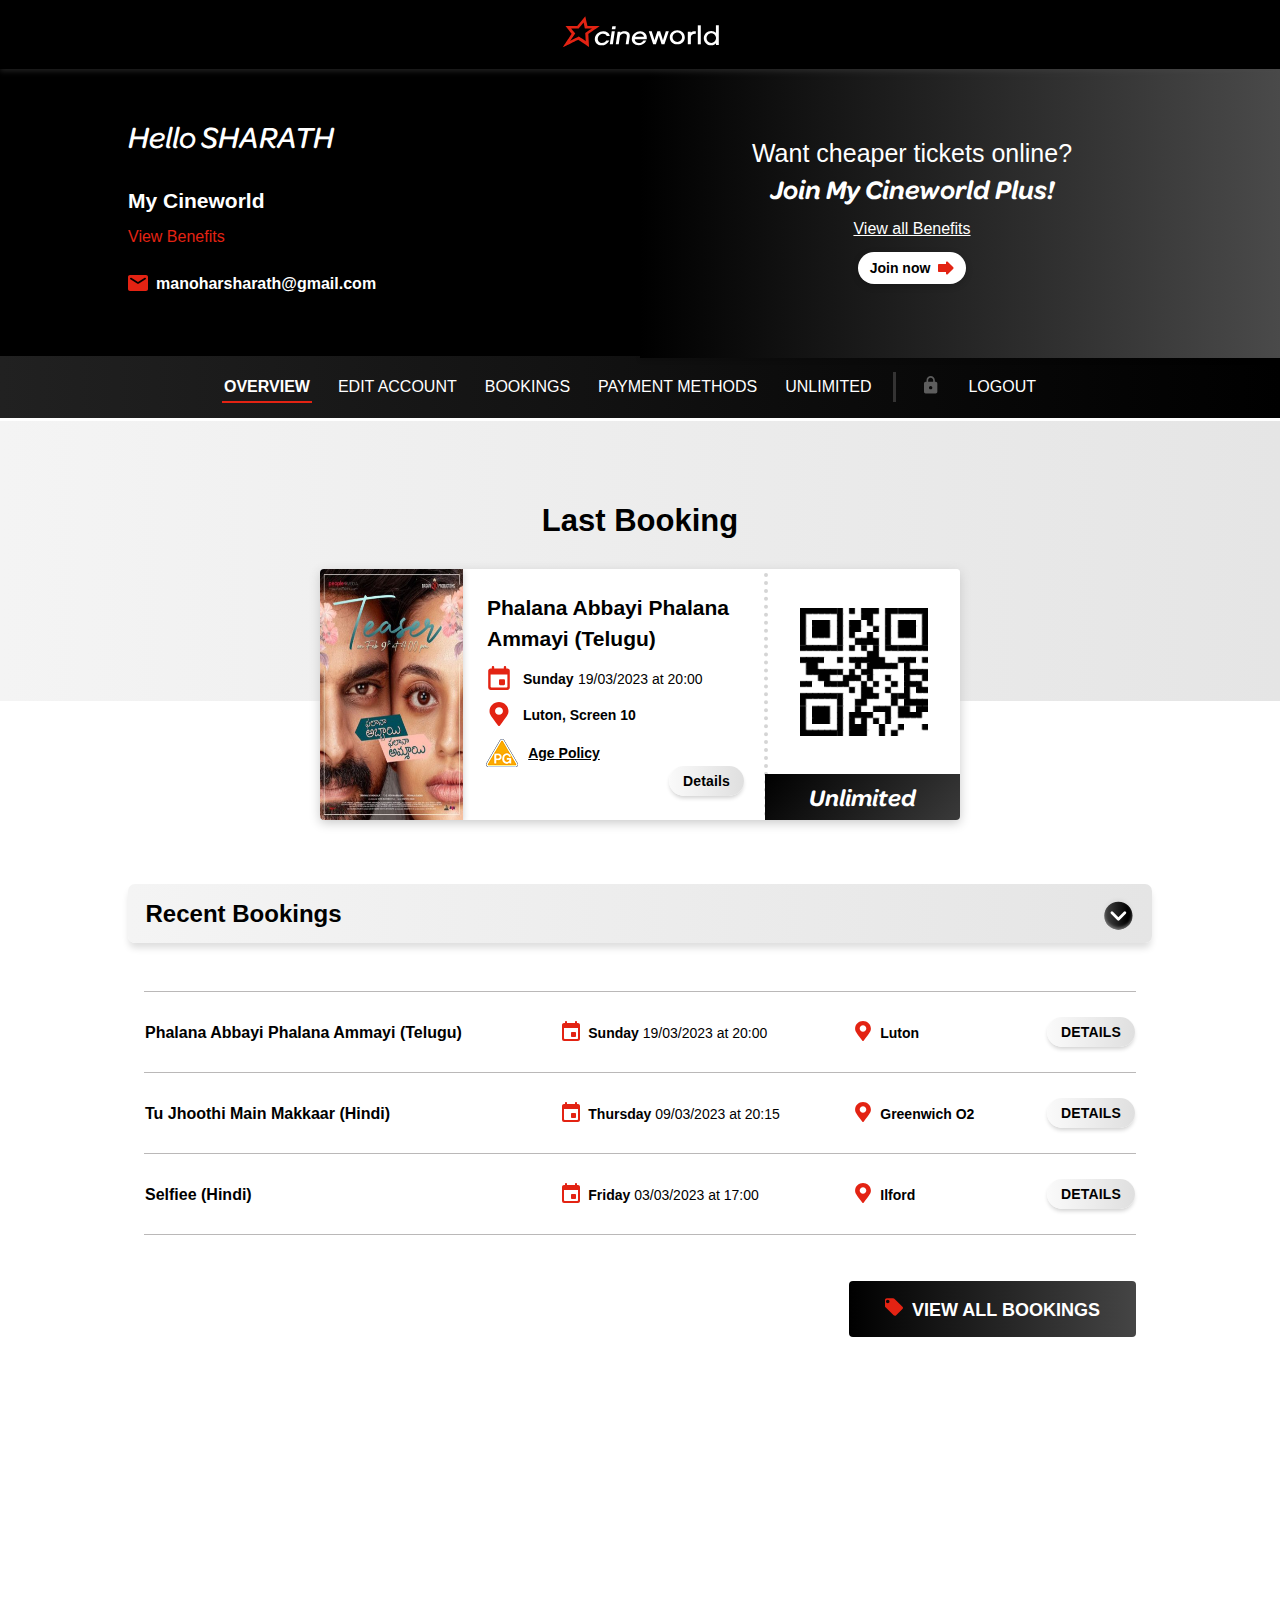
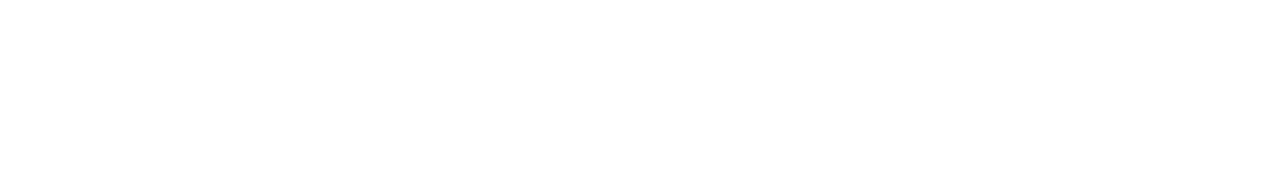
<file: index.htm>
<!DOCTYPE html>
<html lang="en">

<head>
    <meta http-equiv="Content-Type" content="text/html; charset=UTF-8">
    <meta name="viewport" content="width=device-width, initial-scale=1.0">
    <meta http-equiv="Pragma" content="no-cache">
    <meta http-equiv="Expires" content="-1">
    <title>Cineworld - Account</title>
    <link rel="shortcut icon" href="https://experience.cineworld.co.uk/cineworld.ico">
    <link rel="stylesheet" href="Account.css">
   

    <link rel="stylesheet" href="omnes1.css">
    <link rel="stylesheet" href="5.css">
    <link rel="stylesheet" href="15.css">
    <link rel="stylesheet" href="28.css">


</head>

<body>
    <style>
        html,
        body,
        .abv-content {
            margin-top: 0;
            margin: 0;
            background-color: #FFFFFF;
        }
    </style>
    <div id="abv">
        <div class="abv">
            <div class="abv-content">
                <div class="abv-routes" style="margin-top: 62px;">
                    <div class="header_container">
                        <div class="header_wrapper noprint">
                            <div class="header_content header_content-success"><button
                                    aria-label="Go back to Cineworld.co.uk"><svg class="main-logo-only" width="157"
                                        height="36" viewBox="0 0 157 36" fill="none">
                                        <path
                                            d="M16.5661 12.1855C16.5661 12.1855 20.1759 7.79874 21.6092 6.09277C22.0339 7.99371 22.8832 12.1368 22.8832 12.1368H29.8904C27.6608 13.6478 23.2548 16.6698 23.2548 16.6698C23.2548 16.6698 23.6264 22.7626 23.7857 24.8585C21.9277 23.6399 16.8847 20.2767 16.8847 20.2767C16.8847 20.2767 11.0984 23.1038 8.0726 24.6148C9.87748 21.9827 13.2218 17.1085 13.2218 17.1085C13.2218 17.1085 10.3552 13.6965 9.18738 12.2343L16.5661 12.1855ZM37.8 9.65094H25.4844C25.272 8.6761 23.2548 0 23.2548 0C23.2548 0 15.7168 9.16352 15.239 9.69969H3.45424C3.45424 9.69969 9.08121 16.7186 9.66514 17.4009C9.18738 18.1808 0.800003 31 0.800003 31C0.800003 31 15.3452 23.8349 16.1946 23.3962C16.9377 23.8836 27.0769 30.6588 27.0769 30.6588C27.0769 30.6588 26.3868 18.2296 26.3337 17.5472C26.9177 17.1572 37.8 9.65094 37.8 9.65094Z"
                                            fill="#E32313"></path>
                                        <path d="M135.8 9V28H138.8V9H138.578H135.8Z" fill="white"></path>
                                        <path
                                            d="M128.744 16.3782V15.3132H125.8V28H128.856V20.6843C128.856 19.6656 129.244 18.8785 130.022 18.3228C130.856 17.6746 132.078 17.3968 133.522 17.4431H133.8V15.0354H133.578C131.689 14.8502 129.911 15.4058 128.744 16.3782Z"
                                            fill="white"></path>
                                        <path
                                            d="M106.44 15H103.818C103.818 15 101.402 22.7143 100.99 23.9048C100.63 22.6667 98.1625 15 98.1625 15H95.3861C95.3861 15 92.9183 22.7143 92.5584 23.9048C92.147 22.6667 89.7306 15 89.7306 15H86.8L91.1702 28H93.9465C93.9465 28 96.4144 20.1905 96.7743 18.9524C97.1856 20.1905 99.6021 28 99.6021 28H102.43L106.8 15H106.44Z"
                                            fill="white"></path>
                                        <path d="M53.4774 10H50.3161L49.8 13H53.3484L53.8 10H53.4774Z" fill="white">
                                        </path>
                                        <path
                                            d="M62.5481 15C60.9478 15 59.5076 15.5107 58.3341 16.3464C58.3874 15.975 58.4941 15.325 58.4941 15.325H55.667L53.8 28H56.7338L57.854 20.2929C58.1207 18.575 59.881 17.2286 61.9613 17.2286C62.9215 17.2286 63.6683 17.4607 64.2017 17.925C64.7885 18.4821 65.0018 19.2714 64.8418 20.2464L63.7216 27.9536H66.6021L67.7223 20.3857C67.989 18.6679 67.5623 17.2286 66.5488 16.2536C65.5353 15.4643 64.2017 15 62.5481 15Z"
                                            fill="white"></path>
                                        <path d="M49.7444 15L47.8 28H50.8556L52.8 15H52.5222H49.7444Z" fill="white">
                                        </path>
                                        <path
                                            d="M41.0965 17.3415C42.7856 17.3415 44.1052 18.1707 44.7386 19.5854L44.7913 19.7317H47.8L47.7472 19.4878C47.061 16.7073 44.633 15 41.3076 15C37.1905 15 33.3901 18.122 32.8623 21.9756C32.5983 23.878 33.179 25.6829 34.4986 27.0488C35.7126 28.3171 37.5072 29 39.4602 29C42.7328 29 45.6887 27.2927 47.061 24.561L47.2194 24.2683H44.1579L44.1052 24.3659C43.1023 25.7805 41.5188 26.6098 39.7769 26.6098C38.6157 26.6098 37.6128 26.2195 36.8738 25.439C36.0293 24.561 35.607 23.3415 35.8181 22.0244C36.1348 19.439 38.5101 17.3415 41.0965 17.3415Z"
                                            fill="white"></path>
                                        <path
                                            d="M156.8 28.6482V9H156.539H153.925V16.5377C152.932 15.5327 151.26 14.5779 149.274 14.5779C145.093 14.5779 141.8 17.7437 141.8 21.8141C141.8 25.8342 145.093 29 149.274 29C151.364 29 153.037 27.995 154.03 26.9397V28.6482H156.8ZM154.03 21.7638C154.03 24.3769 151.835 26.5879 149.274 26.5879C146.661 26.5879 144.57 24.4271 144.57 21.7638C144.57 19.0503 146.661 16.8894 149.274 16.8894C151.887 16.8894 154.03 19.1005 154.03 21.7638Z"
                                            fill="white"></path>
                                        <path
                                            d="M122.8 21.049C122.8 17.0839 119.496 14 115.3 14C111.104 14 107.8 17.0839 107.8 21.049C107.8 24.965 111.104 28 115.3 28C119.496 28 122.8 24.965 122.8 21.049ZM120.073 21C120.073 23.5944 117.922 25.6504 115.3 25.6504C112.678 25.6504 110.58 23.5455 110.58 21C110.58 18.3566 112.73 16.2028 115.3 16.2028C117.922 16.2517 120.073 18.3566 120.073 21Z"
                                            fill="white"></path>
                                        <path
                                            d="M84.8 21.4615C84.8 19.6993 84.2274 18.1329 83.0823 16.958C81.8852 15.7343 80.1675 15 78.2416 15C74.1296 15 70.3819 18.1329 69.8614 22C69.6011 23.9091 70.1737 25.7203 71.475 27.042C72.7242 28.3147 74.546 29 76.576 29C79.9593 29 82.718 27.3846 84.1754 24.5455L84.3315 24.2517H81.3126L81.2605 24.3496C80.2716 25.8182 78.7621 26.6504 76.8883 26.6504C75.7431 26.6504 74.7021 26.2587 73.9214 25.5734C73.1406 24.8881 72.7762 23.9091 72.7242 22.8322H84.748V22.6364C84.8 22.2448 84.8 21.8042 84.8 21.4615ZM81.9893 20.5315H73.0365C74.0255 18.3776 76.2637 17.2517 78.0334 17.2517C80.0113 17.2517 81.677 18.6224 81.9893 20.5315Z"
                                            fill="white"></path>
                                    </svg></button></div>
                        </div>
                    </div>
                    <div>
                        <div class="account_overview noprint">
                            <div class="account_overview-inner">
                                <div class="account_overview-inner__left">
                                    <div class="account_overview-intro">
                                        <h1 class="account_overview-title" aria-label="Hi SHARATH">Hello SHARATH
                                        </h1>
                                        <p class="account_overview-club"><span class="account_overview-club__title">My
                                                Cineworld</span>
                                        </p><a href="https://www.cineworld.com/static/en/uk/benefits"
                                            target="_blank">View Benefits</a>
                                        <p class="account_overview-email"><svg class="account_overview-email__icon"
                                                width="20px" height="16px" viewBox="0 0 20 16" version="1.1"
                                                fill="#E32313" xmlns="http://www.w3.org/2000/svg">
                                                <path
                                                    d="M2 0L18 0C19.1 0 20 0.9 20 2L20 14C20 15.1 19.1 16 18 16L2 16C0.9 16 0 15.1 0 14L0.01 2C0.01 0.9 0.9 0 2 0ZM10.53 8.67L17.6 4.25C17.85 4.09 18 3.82 18 3.53C18 2.86 17.27 2.46 16.7 2.81L10 7L3.3 2.81C2.73 2.46 2 2.86 2 3.53C2 3.82 2.15 4.09 2.4 4.25L9.47 8.67C9.79 8.87 10.21 8.87 10.53 8.67Z"
                                                    id="Shape" fill-rule="evenodd" stroke="none"></path>
                                            </svg>manoharsharath@gmail.com</p>
                                    </div>
                                </div>
                                <div class="account_overview-inner__right">
                                    <div class="account_overview__cw-plus-ad" tenants="cineworld">
                                        <h2 class="account_overview__cw-plus-ad__headline">Want cheaper tickets
                                            online?</h2>
                                        <h1 class="account_overview__cw-plus-ad__sub-headline">Join My Cineworld
                                            Plus!</h1><a class="account_overview__cw-plus-ad__link"
                                            href="https://www.cineworld.co.uk/static/en/uk/benefits"
                                            target="_blank">View all
                                            Benefits</a><button class=" rounded-button rounded-button--light"><span
                                                class="rounded-button--text rounded-button--with-icon">Join
                                                now</span><svg class="rounded-button__icon" width="16" height="14"
                                                viewBox="0 0 16 14" fill="#E32313" xmlns="http://www.w3.org/2000/svg">
                                                <path fill-rule="evenodd" clip-rule="evenodd"
                                                    d="M8 2.99999V1.40999C8 0.519987 9.08 0.069987 9.71 0.699987L15.3 6.28999C15.69 6.67999 15.69 7.30999 15.3 7.69999L9.71 13.29C9.08 13.92 8 13.48 8 12.59V11H1C0.45 11 0 10.55 0 9.99999V3.99999C0 3.44999 0.45 2.99999 1 2.99999H8Z">
                                                </path>
                                            </svg></button>
                                    </div>
                                </div>
                            </div>
                        </div>
                    </div>
                    <div class="navigation noprint" style="margin-top: -2px;">
                        <div class="navigation--desktop">
                            <div role="navigation" aria-label="Regal Crown Club navigation" class="navigation__inner ">
                                <a class="navigation-tab selected" href="index.htm">Overview</a><a
                                    class="navigation-tab " href="edit.htm">Edit
                                    Account</a><a class="navigation-tab" href="bookings.htm">Bookings</a>
                                <a class="navigation-tab " href="payment.htm">Payment
                                    Methods</a>
                                <a class="navigation-tab" href="unlimited.htm">Unlimited</a>

                                <div class="navigation__spacer"></div><button class="navigation-tab"><svg
                                        class="navigation-tab__icon" width="14px" height="18px" viewBox="0 0 14 18"
                                        version="1.1" fill="#5D5D5D" xmlns="http://www.w3.org/2000/svg">
                                        <path
                                            d="M10.8333 5.83333L11.6667 5.83333C12.5833 5.83333 13.3333 6.58333 13.3333 7.5L13.3333 15.8333C13.3333 16.75 12.5833 17.5 11.6667 17.5L1.66667 17.5C0.75 17.5 0 16.75 0 15.8333L0 7.5C0 6.58333 0.75 5.83333 1.66667 5.83333L2.5 5.83333L2.5 4.16667C2.5 1.86667 4.36667 0 6.66667 0C8.96667 0 10.8333 1.86667 10.8333 4.16667L10.8333 5.83333ZM4.16667 4.16667L4.16667 5.83333L9.16667 5.83333L9.16667 4.16667C9.16667 2.78333 8.05 1.66667 6.66667 1.66667C5.28333 1.66667 4.16667 2.78333 4.16667 4.16667ZM6.66667 13.3333C5.75 13.3333 5 12.5833 5 11.6667C5 10.75 5.75 10 6.66667 10C7.58333 10 8.33333 10.75 8.33333 11.6667C8.33333 12.5833 7.58333 13.3333 6.66667 13.3333Z"
                                            fill-rule="evenodd" stroke="none"></path>
                                    </svg><a class="navigation-tab" href="login.htm">Logout</a></button>
                            </div>
                        </div>
                        <div class="navigation--mobile"><button class="navigation-tab-placeholder"><svg
                                    class="navigation-tab-placeholder__icon" width="18px" height="12px"
                                    viewBox="0 0 18 12" version="1.1" fill="#FFFFFF" xmlns="http://www.w3.org/2000/svg">
                                    <path
                                        d="M1 2C0.45 2 0 1.55 0 1C0 0.45 0.45 0 1 0L17 0C17.55 0 18 0.45 18 1C18 1.55 17.55 2 17 2L1 2ZM1 7L17 7C17.55 7 18 6.55 18 6C18 5.45 17.55 5 17 5L1 5C0.45 5 0 5.45 0 6C0 6.55 0.45 7 1 7ZM17 12L1 12C0.45 12 0 11.55 0 11C0 10.45 0.45 10 1 10L17 10C17.55 10 18 10.45 18 11C18 11.55 17.55 12 17 12Z"
                                        fill-rule="evenodd" stroke="none"></path>
                                </svg>Account Menu</button></div>
                    </div>
                </div>
                <div style="position: relative; height: 1258.25px;">
                    <div
                        style="position: absolute; top: 0px; left: 0px; width: 100%; height: 1258.25px; opacity: 1; transform: translateX(0vw) translateZ(0px);">
                        <div>
                            <div class="account" role="main">
                                <div>
                                    <section class="upcoming_booking" style="margin-top: -45px;">
                                        <section class="upcoming_booking__inner">
                                            <h2>Last Booking</h2>
                                            <article class="ticket_new">
                                                <picture
                                                    class="ticket_new__thumbnail ticket_new__thumbnail--responsive">
                                                    <img alt="Phalana Abbayi Phalana Ammayi (Telugu)"
                                                        src="images/20230306-064714715.jpg" class="noprint">
                                                </picture>
                                                <section class="ticket_new__content ticket_new__content--responsive">
                                                    <section class="ticket_new__details">
                                                        <section class="ticket_new__details_rows">
                                                            <h3>Phalana Abbayi Phalana Ammayi (Telugu)</h3>
                                                            <section class="ticket_new__details_row"><svg
                                                                    class="themed-icon ticket_new__icon"
                                                                    viewBox="0 0 18 20" fill="#E32313">
                                                                    <path
                                                                        d="M13 11h-3c-.55 0-1 .45-1 1v3c0 .55.45 1 1 1h3c.55 0 1-.45 1-1v-3c0-.55-.45-1-1-1zm0-10v1H5V1c0-.55-.45-1-1-1S3 .45 3 1v1H2C.89 2 .01 2.9.01 4L0 18a2 2 0 002 2h14c1.1 0 2-.9 2-2V4c0-1.1-.9-2-2-2h-1V1c0-.55-.45-1-1-1s-1 .45-1 1zm2 17H3c-.55 0-1-.45-1-1V7h14v10c0 .55-.45 1-1 1z"
                                                                        fill-rule="evenodd"></path>
                                                                </svg>
                                                                <p><span
                                                                        class="ticket_new__details_row__bold">Sunday</span>&nbsp;<span
                                                                        class="ticket_new__details_row__regular">19/03/2023
                                                                        at 20:00</span></p>
                                                            </section>
                                                            <section class="ticket_new__details_row"><svg
                                                                    class="themed-icon ticket_new__icon"
                                                                    viewBox="0 0 15 19" fill="#E32313">
                                                                    <path
                                                                        d="M6.73 18.617C1.053 10.8 0 9.997 0 7.125 0 3.19 3.358 0 7.5 0 11.642 0 15 3.19 15 7.125c0 2.873-1.054 3.675-6.73 11.492a.967.967 0 01-1.54 0zm.77-8.523c1.726 0 3.125-1.33 3.125-2.969 0-1.64-1.4-2.969-3.125-2.969-1.726 0-3.125 1.33-3.125 2.969 0 1.64 1.4 2.969 3.125 2.969z"
                                                                        fill-rule="evenodd"></path>
                                                                </svg>
                                                                <p><span
                                                                        class="ticket_new__details_row__bold">Luton</span><span
                                                                        class="ticket_new__details_row__bold">,
                                                                        Screen 10</span></p>
                                                            </section>
                                                            <section class="ticket_new__details_row"><img
                                                                    class="ticket_new__rating-image"
                                                                    src="images/20201203-100410363.png"
                                                                    alt="Rated: PG"><a
                                                                    href="https://www.cineworld.co.uk/static/en/uk/age-policy"
                                                                    target="_blank">Age Policy</a></section>
                                                        </section><button
                                                            class=" noprint details-button button-size-small button-color-light_gradient">
                                                            <div style="opacity: 1;">Details</div>
                                                        </button>
                                                    </section>
                                                    <section class="ticket_new__stub">
                                                        <section class="ticket_new__qr">
                                                            <img class="ticket_new_qr" src="images/download.png">
                                                            <canvas height="160" width="160"
                                                                style="height: 128px; width: 128px;"></canvas>
                                                        </section>
                                                        <section class="ticket_new__label">
                                                            <h4>Unlimited</h4>
                                                        </section>
                                                    </section>
                                                </section>
                                            </article>
                                        </section>
                                        <section class="upcoming_booking__backdrop"></section>
                                    </section>
                                    <section class="recent_bookings">
                                        <section class="recent_bookings__inner">
                                            <article class="accordion_large " aria-expanded="true"><button
                                                    class="accordion_large__handle">
                                                    <h2 class="accordion_large__title">Recent Bookings</h2><svg
                                                        viewBox="0 0 35 36" xmlns="http://www.w3.org/2000/svg"
                                                        class="accordion_large__handle-arrow">
                                                        <defs>
                                                            <filter x="-14.6%" y="-8.1%" width="129.2%" height="132.4%"
                                                                filterUnits="objectBoundingBox" id="a">
                                                                <femorphology radius=".5" in="SourceAlpha"
                                                                    result="shadowSpreadOuter1"></femorphology>
                                                                <feoffset dy="3" in="shadowSpreadOuter1"
                                                                    result="shadowOffsetOuter1"></feoffset>
                                                                <fegaussianblur stdDeviation="1.5"
                                                                    in="shadowOffsetOuter1" result="shadowBlurOuter1">
                                                                </fegaussianblur>
                                                                <fecolormatrix
                                                                    values="0 0 0 0 0.731148098 0 0 0 0 0.731148098 0 0 0 0 0.731148098 0 0 0 1 0"
                                                                    in="shadowBlurOuter1"></fecolormatrix>
                                                            </filter>
                                                            <filter x="-16.2%" y="-9.7%" width="132.4%" height="135.7%"
                                                                filterUnits="objectBoundingBox" id="d">
                                                                <fegaussianblur stdDeviation="2" in="SourceAlpha"
                                                                    result="shadowBlurInner1">
                                                                </fegaussianblur>
                                                                <feoffset dy="2" in="shadowBlurInner1"
                                                                    result="shadowOffsetInner1"></feoffset>
                                                                <fecomposite in="shadowOffsetInner1" in2="SourceAlpha"
                                                                    operator="arithmetic" k2="-1" k3="1"
                                                                    result="shadowInnerInner1"></fecomposite>
                                                                <fecolormatrix
                                                                    values="0 0 0 0 0.426941803 0 0 0 0 0.426941803 0 0 0 0 0.426941803 0 0 0 0.571514423 0"
                                                                    in="shadowInnerInner1"></fecolormatrix>
                                                            </filter>
                                                            <lineargradient x1="100.302%" y1="55.212%" x2="17.486%"
                                                                y2="55.212%" id="c">
                                                                <stop stop-color="#454545" offset="0%"></stop>
                                                                <stop offset="100%"></stop>
                                                            </lineargradient>
                                                            <circle id="b" cx="18.5" cy="18.5" r="15.417"></circle>
                                                        </defs>
                                                        <g fill="none" fill-rule="evenodd">
                                                            <g transform="rotate(-180 18 19.5)">
                                                                <use fill="#000" filter="url(#a)" xlink:href="#b">
                                                                </use>
                                                                <use fill="url(#c)" xlink:href="#b"></use>
                                                                <use fill="#000" filter="url(#d)" xlink:href="#b">
                                                                </use>
                                                            </g>
                                                            <path
                                                                d="M18.595 25.572l7.076-7.076a1.535 1.535 0 000-2.174 1.535 1.535 0 00-2.174 0L17.5 22.304l-5.982-5.982a1.535 1.535 0 00-2.173 0 1.535 1.535 0 000 2.174l7.076 7.076c.586.601 1.572.601 2.174 0z"
                                                                fill="#FFF"></path>
                                                        </g>
                                                    </svg>
                                                </button>
                                                <section class="accordion_large__content"
                                                    style="overflow: hidden; height: auto; opacity: 1; transform: none;">
                                                    <table class="table recent_bookings__table" style="opacity: 1;">
                                                        <tbody>
                                                            <tr class="table__row">
                                                                <td class="table__cell">
                                                                    <section class="recent_bookings__detail_cell">
                                                                        <h3>Phalana Abbayi Phalana Ammayi (Telugu)</h3>
                                                                    </section>
                                                                </td>
                                                                <td class="table__cell">
                                                                    <section class="recent_bookings__detail_cell">
                                                                        <svg class="themed-icon " viewBox="0 0 18 20"
                                                                            fill="#E32313">
                                                                            <path
                                                                                d="M13 11h-3c-.55 0-1 .45-1 1v3c0 .55.45 1 1 1h3c.55 0 1-.45 1-1v-3c0-.55-.45-1-1-1zm0-10v1H5V1c0-.55-.45-1-1-1S3 .45 3 1v1H2C.89 2 .01 2.9.01 4L0 18a2 2 0 002 2h14c1.1 0 2-.9 2-2V4c0-1.1-.9-2-2-2h-1V1c0-.55-.45-1-1-1s-1 .45-1 1zm2 17H3c-.55 0-1-.45-1-1V7h14v10c0 .55-.45 1-1 1z"
                                                                                fill-rule="evenodd"></path>
                                                                        </svg>
                                                                        <p><strong>Sunday</strong>&nbsp;19/03/2023
                                                                            at 20:00</p>
                                                                    </section>
                                                                </td>
                                                                <td class="table__cell">
                                                                    <section class="recent_bookings__detail_cell">
                                                                        <svg class="themed-icon " viewBox="0 0 15 19"
                                                                            fill="#E32313">
                                                                            <path
                                                                                d="M6.73 18.617C1.053 10.8 0 9.997 0 7.125 0 3.19 3.358 0 7.5 0 11.642 0 15 3.19 15 7.125c0 2.873-1.054 3.675-6.73 11.492a.967.967 0 01-1.54 0zm.77-8.523c1.726 0 3.125-1.33 3.125-2.969 0-1.64-1.4-2.969-3.125-2.969-1.726 0-3.125 1.33-3.125 2.969 0 1.64 1.4 2.969 3.125 2.969z"
                                                                                fill-rule="evenodd"></path>
                                                                        </svg>
                                                                        <p><strong>Luton</strong></p>
                                                                    </section>
                                                                </td>
                                                                <td class="table__cell">
                                                                    <section class="recent_bookings__detail_cell">
                                                                        <button
                                                                            class="button button-default undefined button-size-small button-color-light_gradient">
                                                                            <div style="opacity: 1;">Details</div>
                                                                        </button>
                                                                    </section>
                                                                </td>
                                                            </tr>



                                                            <tr class="table__row">
                                                                <td class="table__cell">
                                                                    <section class="recent_bookings__detail_cell">
                                                                        <h3>Tu Jhoothi Main Makkaar (Hindi)</h3>
                                                                    </section>
                                                                </td>
                                                                <td class="table__cell">
                                                                    <section class="recent_bookings__detail_cell">
                                                                        <svg class="themed-icon " viewBox="0 0 18 20"
                                                                            fill="#E32313">
                                                                            <path
                                                                                d="M13 11h-3c-.55 0-1 .45-1 1v3c0 .55.45 1 1 1h3c.55 0 1-.45 1-1v-3c0-.55-.45-1-1-1zm0-10v1H5V1c0-.55-.45-1-1-1S3 .45 3 1v1H2C.89 2 .01 2.9.01 4L0 18a2 2 0 002 2h14c1.1 0 2-.9 2-2V4c0-1.1-.9-2-2-2h-1V1c0-.55-.45-1-1-1s-1 .45-1 1zm2 17H3c-.55 0-1-.45-1-1V7h14v10c0 .55-.45 1-1 1z"
                                                                                fill-rule="evenodd"></path>
                                                                        </svg>
                                                                        <p><strong>Thursday</strong>&nbsp;09/03/2023
                                                                            at 20:15</p>
                                                                    </section>
                                                                </td>
                                                                <td class="table__cell">
                                                                    <section class="recent_bookings__detail_cell">
                                                                        <svg class="themed-icon " viewBox="0 0 15 19"
                                                                            fill="#E32313">
                                                                            <path
                                                                                d="M6.73 18.617C1.053 10.8 0 9.997 0 7.125 0 3.19 3.358 0 7.5 0 11.642 0 15 3.19 15 7.125c0 2.873-1.054 3.675-6.73 11.492a.967.967 0 01-1.54 0zm.77-8.523c1.726 0 3.125-1.33 3.125-2.969 0-1.64-1.4-2.969-3.125-2.969-1.726 0-3.125 1.33-3.125 2.969 0 1.64 1.4 2.969 3.125 2.969z"
                                                                                fill-rule="evenodd"></path>
                                                                        </svg>
                                                                        <p><strong>Greenwich O2</strong></p>
                                                                    </section>
                                                                </td>
                                                                <td class="table__cell">
                                                                    <section class="recent_bookings__detail_cell">
                                                                        <button
                                                                            class="button button-default undefined button-size-small button-color-light_gradient">
                                                                            <div style="opacity: 1;">Details</div>
                                                                        </button>
                                                                    </section>
                                                                </td>
                                                            </tr>
                                                            <tr class="table__row">
                                                                <td class="table__cell">
                                                                    <section class="recent_bookings__detail_cell">
                                                                        <h3>Selfiee (Hindi)</h3>
                                                                    </section>
                                                                </td>
                                                                <td class="table__cell">
                                                                    <section class="recent_bookings__detail_cell">
                                                                        <svg class="themed-icon " viewBox="0 0 18 20"
                                                                            fill="#E32313">
                                                                            <path
                                                                                d="M13 11h-3c-.55 0-1 .45-1 1v3c0 .55.45 1 1 1h3c.55 0 1-.45 1-1v-3c0-.55-.45-1-1-1zm0-10v1H5V1c0-.55-.45-1-1-1S3 .45 3 1v1H2C.89 2 .01 2.9.01 4L0 18a2 2 0 002 2h14c1.1 0 2-.9 2-2V4c0-1.1-.9-2-2-2h-1V1c0-.55-.45-1-1-1s-1 .45-1 1zm2 17H3c-.55 0-1-.45-1-1V7h14v10c0 .55-.45 1-1 1z"
                                                                                fill-rule="evenodd"></path>
                                                                        </svg>
                                                                        <p><strong>Friday</strong>&nbsp;03/03/2023
                                                                            at 17:00</p>
                                                                    </section>
                                                                </td>
                                                                <td class="table__cell">
                                                                    <section class="recent_bookings__detail_cell">
                                                                        <svg class="themed-icon " viewBox="0 0 15 19"
                                                                            fill="#E32313">
                                                                            <path
                                                                                d="M6.73 18.617C1.053 10.8 0 9.997 0 7.125 0 3.19 3.358 0 7.5 0 11.642 0 15 3.19 15 7.125c0 2.873-1.054 3.675-6.73 11.492a.967.967 0 01-1.54 0zm.77-8.523c1.726 0 3.125-1.33 3.125-2.969 0-1.64-1.4-2.969-3.125-2.969-1.726 0-3.125 1.33-3.125 2.969 0 1.64 1.4 2.969 3.125 2.969z"
                                                                                fill-rule="evenodd"></path>
                                                                        </svg>
                                                                        <p><strong>Ilford</strong></p>
                                                                    </section>
                                                                </td>
                                                                <td class="table__cell">
                                                                    <section class="recent_bookings__detail_cell">
                                                                        <button
                                                                            class="button button-default undefined button-size-small button-color-light_gradient">
                                                                            <div style="opacity: 1;">Details</div>
                                                                        </button>
                                                                    </section>
                                                                </td>
                                                            </tr>
                                                </section>
                                                </td>
                                                </tr>
                                        </section>
                                        </td>
                                        </tr>
                                        </tbody>
                                        </table><button
                                            class=" recent_bookings__all button button-default button-size-large button-color-dark_gradient">
                                            <div style="opacity: 1;"><svg class="themed-icon " fill="#E32313"
                                                    width="31px" height="30px" viewBox="0 0 31 30" version="1.1">
                                                    <path fill-rule="evenodd" clip-rule="evenodd"
                                                        d="M30.0855 14.37L16.1355 0.87C15.5775 0.33 14.8025 0 13.95 0H3.1C1.395 0 0 1.35 0 3V13.5C0 14.325 0.341 15.075 0.9145 15.63L14.8645 29.13C15.4225 29.67 16.1975 30 17.05 30C17.9025 30 18.6775 29.67 19.2355 29.115L30.0855 18.615C30.659 18.075 31 17.325 31 16.5C31 15.675 30.6435 14.91 30.0855 14.37ZM4.73611 8.33333C3.06843 8.33333 1.72222 7.03056 1.72222 5.41667C1.72222 3.80278 3.06843 2.5 4.73611 2.5C6.4038 2.5 7.75 3.80278 7.75 5.41667C7.75 7.03056 6.4038 8.33333 4.73611 8.33333Z">
                                                    </path>
                                                </svg>View all bookings</div>
                                        </button>
                                    </section>
                                    </article>
                                    </section>
                                    </section>
                                </div>
                            </div>
                        </div>
                    </div>
                </div>
            </div>
</body>

</html>
</file>
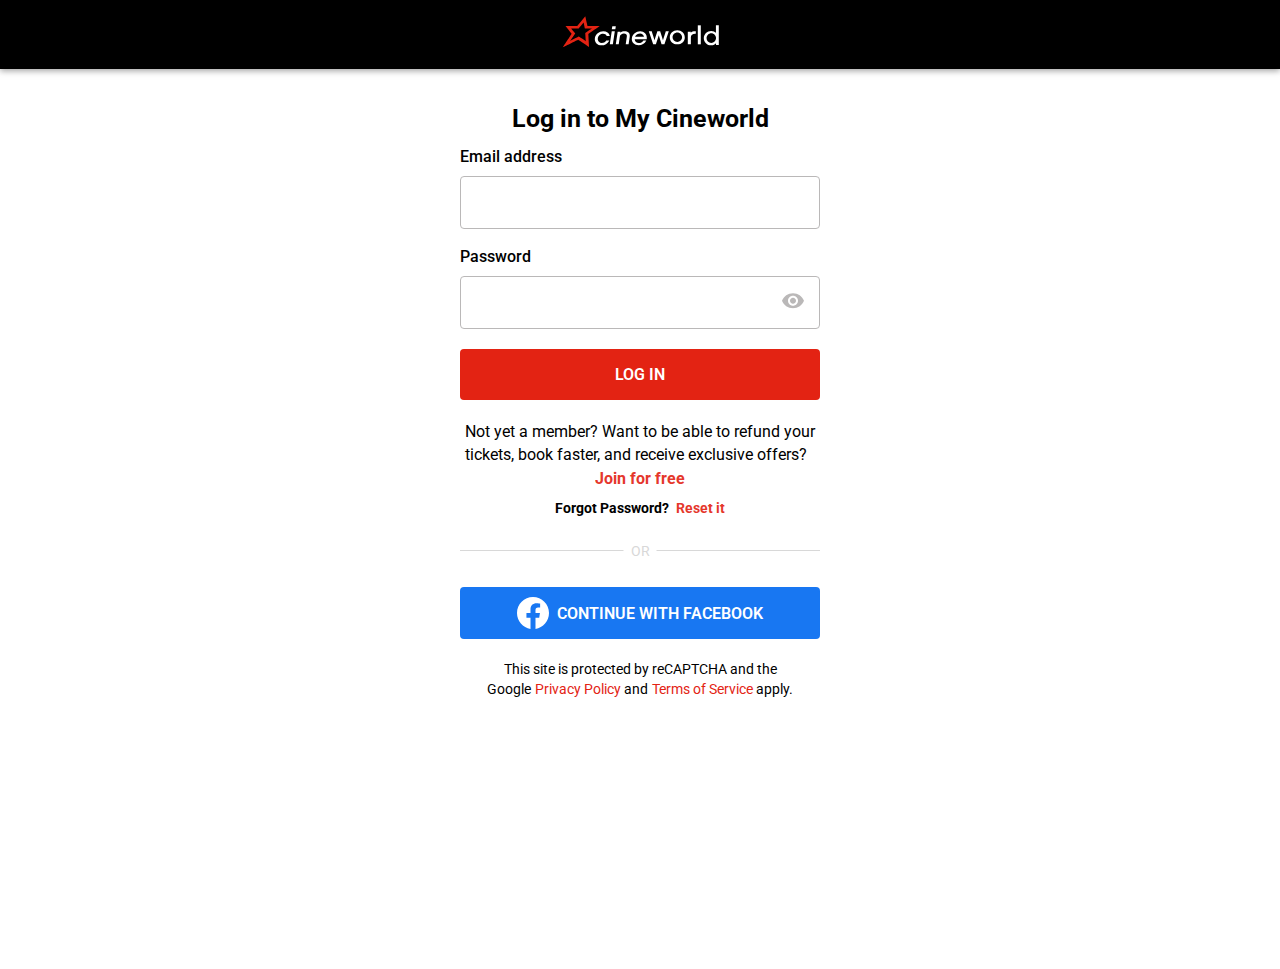
<file: login.htm>
<!DOCTYPE html>
<html lang="en">

<head>
    <meta charset="UTF-8">
    <link rel="stylesheet" href="login.css">
    <link rel="preconnect" href="https://fonts.googleapis.com">
    <link rel="preconnect" href="https://fonts.gstatic.com" crossorigin>
    <link href="https://fonts.googleapis.com/css2?family=Lato&family=Roboto&display=swap" rel="stylesheet">
    <meta http-equiv="X-UA-Compatible" content="IE=edge">
    <meta name="viewport" content="width=device-width, initial-scale=1.0">
    <link rel="icon" href="https://experience.cineworld.co.uk/cineworld.ico">
    <title>Cineworld - Login</title>

</head>

<body>
    <div id="abv" style="
    display: block;
">
        <div class="abv">
            <div class="abv-content">
                <div class="abv-routes" style="margin-top: 68.6406px;">
                    <div class="header_container">
                        <div class="header_wrapper noprint">
                            <div class="header_content header_content-success"><button
                                    aria-label="Go back to Cineworld.co.uk"><svg class="main-logo-only" width="157"
                                        height="36" viewBox="0 0 157 36" fill="none">
                                        <path
                                            d="M16.5661 12.1855C16.5661 12.1855 20.1759 7.79874 21.6092 6.09277C22.0339 7.99371 22.8832 12.1368 22.8832 12.1368H29.8904C27.6608 13.6478 23.2548 16.6698 23.2548 16.6698C23.2548 16.6698 23.6264 22.7626 23.7857 24.8585C21.9277 23.6399 16.8847 20.2767 16.8847 20.2767C16.8847 20.2767 11.0984 23.1038 8.0726 24.6148C9.87748 21.9827 13.2218 17.1085 13.2218 17.1085C13.2218 17.1085 10.3552 13.6965 9.18738 12.2343L16.5661 12.1855ZM37.8 9.65094H25.4844C25.272 8.6761 23.2548 0 23.2548 0C23.2548 0 15.7168 9.16352 15.239 9.69969H3.45424C3.45424 9.69969 9.08121 16.7186 9.66514 17.4009C9.18738 18.1808 0.800003 31 0.800003 31C0.800003 31 15.3452 23.8349 16.1946 23.3962C16.9377 23.8836 27.0769 30.6588 27.0769 30.6588C27.0769 30.6588 26.3868 18.2296 26.3337 17.5472C26.9177 17.1572 37.8 9.65094 37.8 9.65094Z"
                                            fill="#E32313"></path>
                                        <path d="M135.8 9V28H138.8V9H138.578H135.8Z" fill="white"></path>
                                        <path
                                            d="M128.744 16.3782V15.3132H125.8V28H128.856V20.6843C128.856 19.6656 129.244 18.8785 130.022 18.3228C130.856 17.6746 132.078 17.3968 133.522 17.4431H133.8V15.0354H133.578C131.689 14.8502 129.911 15.4058 128.744 16.3782Z"
                                            fill="white"></path>
                                        <path
                                            d="M106.44 15H103.818C103.818 15 101.402 22.7143 100.99 23.9048C100.63 22.6667 98.1625 15 98.1625 15H95.3861C95.3861 15 92.9183 22.7143 92.5584 23.9048C92.147 22.6667 89.7306 15 89.7306 15H86.8L91.1702 28H93.9465C93.9465 28 96.4144 20.1905 96.7743 18.9524C97.1856 20.1905 99.6021 28 99.6021 28H102.43L106.8 15H106.44Z"
                                            fill="white"></path>
                                        <path d="M53.4774 10H50.3161L49.8 13H53.3484L53.8 10H53.4774Z" fill="white">
                                        </path>
                                        <path
                                            d="M62.5481 15C60.9478 15 59.5076 15.5107 58.3341 16.3464C58.3874 15.975 58.4941 15.325 58.4941 15.325H55.667L53.8 28H56.7338L57.854 20.2929C58.1207 18.575 59.881 17.2286 61.9613 17.2286C62.9215 17.2286 63.6683 17.4607 64.2017 17.925C64.7885 18.4821 65.0018 19.2714 64.8418 20.2464L63.7216 27.9536H66.6021L67.7223 20.3857C67.989 18.6679 67.5623 17.2286 66.5488 16.2536C65.5353 15.4643 64.2017 15 62.5481 15Z"
                                            fill="white"></path>
                                        <path d="M49.7444 15L47.8 28H50.8556L52.8 15H52.5222H49.7444Z" fill="white">
                                        </path>
                                        <path
                                            d="M41.0965 17.3415C42.7856 17.3415 44.1052 18.1707 44.7386 19.5854L44.7913 19.7317H47.8L47.7472 19.4878C47.061 16.7073 44.633 15 41.3076 15C37.1905 15 33.3901 18.122 32.8623 21.9756C32.5983 23.878 33.179 25.6829 34.4986 27.0488C35.7126 28.3171 37.5072 29 39.4602 29C42.7328 29 45.6887 27.2927 47.061 24.561L47.2194 24.2683H44.1579L44.1052 24.3659C43.1023 25.7805 41.5188 26.6098 39.7769 26.6098C38.6157 26.6098 37.6128 26.2195 36.8738 25.439C36.0293 24.561 35.607 23.3415 35.8181 22.0244C36.1348 19.439 38.5101 17.3415 41.0965 17.3415Z"
                                            fill="white"></path>
                                        <path
                                            d="M156.8 28.6482V9H156.539H153.925V16.5377C152.932 15.5327 151.26 14.5779 149.274 14.5779C145.093 14.5779 141.8 17.7437 141.8 21.8141C141.8 25.8342 145.093 29 149.274 29C151.364 29 153.037 27.995 154.03 26.9397V28.6482H156.8ZM154.03 21.7638C154.03 24.3769 151.835 26.5879 149.274 26.5879C146.661 26.5879 144.57 24.4271 144.57 21.7638C144.57 19.0503 146.661 16.8894 149.274 16.8894C151.887 16.8894 154.03 19.1005 154.03 21.7638Z"
                                            fill="white"></path>
                                        <path
                                            d="M122.8 21.049C122.8 17.0839 119.496 14 115.3 14C111.104 14 107.8 17.0839 107.8 21.049C107.8 24.965 111.104 28 115.3 28C119.496 28 122.8 24.965 122.8 21.049ZM120.073 21C120.073 23.5944 117.922 25.6504 115.3 25.6504C112.678 25.6504 110.58 23.5455 110.58 21C110.58 18.3566 112.73 16.2028 115.3 16.2028C117.922 16.2517 120.073 18.3566 120.073 21Z"
                                            fill="white"></path>
                                        <path
                                            d="M84.8 21.4615C84.8 19.6993 84.2274 18.1329 83.0823 16.958C81.8852 15.7343 80.1675 15 78.2416 15C74.1296 15 70.3819 18.1329 69.8614 22C69.6011 23.9091 70.1737 25.7203 71.475 27.042C72.7242 28.3147 74.546 29 76.576 29C79.9593 29 82.718 27.3846 84.1754 24.5455L84.3315 24.2517H81.3126L81.2605 24.3496C80.2716 25.8182 78.7621 26.6504 76.8883 26.6504C75.7431 26.6504 74.7021 26.2587 73.9214 25.5734C73.1406 24.8881 72.7762 23.9091 72.7242 22.8322H84.748V22.6364C84.8 22.2448 84.8 21.8042 84.8 21.4615ZM81.9893 20.5315H73.0365C74.0255 18.3776 76.2637 17.2517 78.0334 17.2517C80.0113 17.2517 81.677 18.6224 81.9893 20.5315Z"
                                            fill="white"></path>
                                    </svg></button></div>
                        </div>
                    </div>
                    <div style="position: relative; height: 788.438px;">
                        <div>
                            <div>
                                <div role="main" class="login_wrapper">
                                    <form class="login">
                                        <h1 class="hero-700">Log in to My Cineworld</h1>
                                        <div class="login-field" aria-label="Enter username"><label for="username">
                                                <p id="username-label" class="paragraph-500">Email address</p><input
                                                    name="username" type="text" aria-labelledby="username-label"
                                                    autocomplete="username" value>
                                            </label></div>
                                        <div class="login-field" aria-label="Enter password"><label for="password">
                                                <p id="password-label" class="paragraph-500">Password</p>
                                                <div class="password_input"><input name="password"
                                                        aria-labelledby="password-label" autocomplete="current-password"
                                                        type="password" value><button type="button"
                                                        class="password_input-toggle"><svg width="22" height="16"
                                                            viewBox="0 0 22 16" fill="BAB8B8"
                                                            xmlns="http://www.w3.org/2000/svg">
                                                            <path fill-rule="evenodd" clip-rule="evenodd"
                                                                d="M11 0.5C6 0.5 1.73 3.61 0 8C1.73 12.39 6 15.5 11 15.5C16 15.5 20.27 12.39 22 8C20.27 3.61 16 0.5 11 0.5ZM11 13C8.24 13 6 10.76 6 8C6 5.24 8.24 3 11 3C13.76 3 16 5.24 16 8C16 10.76 13.76 13 11 13ZM11 5C9.34 5 8 6.34 8 8C8 9.66 9.34 11 11 11C12.66 11 14 9.66 14 8C14 6.34 12.66 5 11 5Z"
                                                                fill="BAB8B8"></path>
                                                        </svg></button></div>
                                            </label></div>
                                        <div class="btn-wrapper"><button type="submit"
                                                class="button button-default undefined button-size-normal button-color-primary">
                                                <div style="opacity: 1;">Log In</div>
                                            </button></div>
                                        <div class="login-links">
                                            <p class="register-link">Not yet a member? Want to be able to refund your
                                                tickets, book faster, and receive exclusive offers? &nbsp;<button
                                                    class="login__link-button"><b style="opacity:0.9">Join for
                                                        free</b></button></p>
                                            <p class="forgot-password-link descriptor"><b style="opacity:1">Forgot
                                                    Password?</b>&nbsp;<button class="login__link-button"><b
                                                        style="opacity:0.9"><a
                                                            href="https://experience.cineworld.co.uk/reset-password-request">Reset
                                                            it</a></b></button></p>
                                        </div>
                                        <div class="divider">
                                            <p>or</p>
                                        </div>
                                        <div>
                                            <div class="login-social"><button type="button"
                                                    class=" facebook button button-default social_signon button-size-normal button-color-light">
                                                    <div style="opacity: 1;"><svg class="social_signon-icon"
                                                            width="36px" height="36px" viewBox="0 0 36 36"
                                                            fill="#FFFFFF">
                                                            <path
                                                                d="M36,18.1100575 C36,8.10814157 27.9411328,0 18,0 C8.05886719,0 0,8.10814157 0,18.1100575 C0,27.1493107 6.58233984,34.6414981 15.1875,36 L15.1875,23.344996 L10.6171875,23.344996 L10.6171875,18.1100575 L15.1875,18.1100575 L15.1875,14.1201855 C15.1875,9.5813523 17.8747734,7.07424121 21.9863672,7.07424121 C23.9557148,7.07424121 26.015625,7.42795327 26.015625,7.42795327 L26.015625,11.8847252 L23.7458672,11.8847252 C21.5098242,11.8847252 20.8125,13.2807206 20.8125,14.7129008 L20.8125,18.1100575 L25.8046875,18.1100575 L25.0066406,23.344996 L20.8125,23.344996 L20.8125,36 C29.4176602,34.6414981 36,27.1493107 36,18.1100575">
                                                            </path>
                                                        </svg>Continue with Facebook</div>
                                                </button></div>
                                        </div>
                                        <div class="captcha">This site is protected by reCAPTCHA and the Google<a
                                                href="https://policies.google.com/privacy" tabindex="0"
                                                target="_blank">Privacy Policy</a> and<a
                                                href="https://policies.google.com/terms" tabindex="0"
                                                target="_blank">Terms
                                                of Service</a> apply.</div>
                                    </form>
                                </div>
                            </div>
                        </div>
                    </div>
                </div>
                <div>
                    <div role="log" aria-live="assertive"
                        style="border: 0px; clip: rect(0px, 0px, 0px, 0px); height: 1px; margin: -1px; overflow: hidden; white-space: nowrap; padding: 0px; width: 1px; position: absolute;">
                    </div>
                    <div role="log" aria-live="assertive"
                        style="border: 0px; clip: rect(0px, 0px, 0px, 0px); height: 1px; margin: -1px; overflow: hidden; white-space: nowrap; padding: 0px; width: 1px; position: absolute;">
                    </div>
                    <div role="log" aria-live="polite"
                        style="border: 0px; clip: rect(0px, 0px, 0px, 0px); height: 1px; margin: -1px; overflow: hidden; white-space: nowrap; padding: 0px; width: 1px; position: absolute;">
                    </div>
                    <div role="log" aria-live="polite"
                        style="border: 0px; clip: rect(0px, 0px, 0px, 0px); height: 1px; margin: -1px; overflow: hidden; white-space: nowrap; padding: 0px; width: 1px; position: absolute;">
                    </div>
                </div>
            </div>
            <div class="abv-footer">
                <p></p>
            </div>
        </div>
    </div>
</body>

</html>
</file>
<file: Account.css>
.lds-ring {
    display: inline-block;
    position: relative;
    width: 2em;
    height: 2em
}

.lds-ring_mobile {
    width: 4em;
    height: 4em
}

.lds-ring div {
    box-sizing: border-box;
    display: block;
    position: absolute;
    width: 1.4em;
    height: 1.4em;
    border: .25em solid #fff;
    border-radius: 50%;
    animation: lds-ring 1.2s cubic-bezier(.5, 0, .5, 1) infinite;
    border-color: #fff transparent transparent transparent
}

.lds-ring_mobile div {
    width: 3.1875em;
    height: 3.1875em;
    margin: .3125em;
    border: .3125em solid #fff;
    animation: lds-ring 1.3s cubic-bezier(.5, 0, .5, 1) infinite;
    border-color: #e32313 transparent transparent transparent
}

.lds-ring div:nth-child(1) {
    animation-delay: -.45s
}

.lds-ring div:nth-child(2) {
    animation-delay: -.3s
}

.lds-ring div:nth-child(3) {
    animation-delay: -.15s
}

@keyframes lds-ring {
    0% {
        transform: rotate(0deg)
    }

    100% {
        transform: rotate(360deg)
    }
}

button {
    font-family: roboto, Helvetica, sans-serif
}

.button {
    opacity: 1;
    transition: all .2s ease-in-out;
    min-width: 64px;
    display: flex;
    align-items: center;
    justify-content: center;
    border: none;
    border-radius: 4px;
    position: relative;
    cursor: pointer;
    font-weight: 600;
    text-align: center;
    text-decoration: none;
    text-transform: uppercase;
    white-space: nowrap
}

.button:disabled {
    opacity: .3;
    cursor: not-allowed;
    opacity: 1;
    background: #5d5d5d
}

.button:disabled:hover {
    background: #5d5d5d;
    transform: scale(1)
}

.button:hover,
.button:focus,
.button:active {
    transform: scale(1.03)
}

.button svg {
    height: 1em;
    width: 1em;
    margin-right: .5em
}

.button-primary {
    background: #e32313;
    color: #fff
}

.button-primary:hover {
    background: #9f1105
}

.button-secondary {
    background: #2f2c34;
    color: #fff
}

.button-secondary:hover {
    background: #222025
}

.button-tertiary {
    background: #1a181d;
    color: #fff
}

.button-tertiary:hover {
    background: tertiary-dark
}

.button-color-light {
    background: #fff;
    color: #000
}

.button-color-dark {
    background: #000;
    color: #fff
}

.button-color-light_gradient {
    background: linear-gradient(270deg, #DFDFDF 0%, #FAFAFA 100%);
    color: #000
}

.button-color-dark_gradient {
    background: linear-gradient(270deg, #454545 0%, #000 100%);
    color: #fff
}

.button-color-black_gradient {
    background: linear-gradient(311.51deg, #3A3A3A 0%, #000 100%);
    color: #fff
}

.button-color-primary {
    background: #e32313;
    color: #fff
}

.button-color-primary:hover {
    background: #9f1105
}

.button-white {
    background: #fff;
    color: #000;
    opacity: 1;
    transition: all .2s ease-in-out;
    border: 1px solid #ddd
}

.button-white:disabled {
    background: #fff;
    border: 1px solid #ddd;
    color: #b2b2b2
}

.button-white:disabled:hover {
    background: #fff
}

.button-white:hover {
    background: #fff;
    border: 1px solid #b2b2b2
}

.button-size-small {
    font-size: .875rem;
    font-weight: 700;
    letter-spacing: .01rem;
    padding: 7px 14px;
    box-shadow: 0 3px 4px -1px #d1d1d1;
    border-radius: 16px
}

.button-size-small:hover,
.button-size-small:active,
.button-size-small:focus {
    box-shadow: 0 2px 7px 0 rgba(0, 0, 0, .2)
}

.button-size-normal {
    padding: 1rem 1.5rem;
    font-size: 1rem
}

.button-size-large {
    height: 56px;
    padding-left: 36px;
    padding-right: 36px;
    font-size: 18px
}

.button-size-ghost {
    height: 40px;
    padding-left: 8px;
    padding-right: 8px;
    background: 0 0;
    font-size: 14px
}

.button-size-orange-link {
    padding: .5em;
    background: 0 0;
    font-size: 1.25em;
    color: #e32313
}

.button-size-orange-link:disabled {
    color: #9f1105;
    cursor: not-allowed
}

.button-size-green-link {
    padding: .5em;
    background: 0 0;
    font-size: 1.25em;
    color: #2bb673
}

.button-size-green-link:disabled {
    color: #2bb673;
    cursor: not-allowed
}

.button-loading-spinner {
    position: absolute;
    left: 0;
    top: 0;
    width: 100%;
    height: 100%;
    display: flex;
    justify-content: center;
    align-items: center
}

.abv-alert {
    padding: 3.5rem
}

.abv-alert--simple-message {
    text-align: center
}

.abv-alert--simple-message,
.abv-alert--detailed-message {
    display: flex;
    flex-direction: column;
    justify-content: space-between;
    align-items: center
}

.abv-alert-header {
    font-size: 1.5625rem;
    font-weight: 700;
    margin: 0 0 1.2rem;
    padding: 0
}

.abv-alert-body {
    font-size: 1rem;
    font-weight: 700;
    margin: 0;
    padding: 0
}

.abv-alert-confirmation-button {
    margin-top: 1.2rem;
    min-width: 9rem !important
}

.abv-dialog-header {
    font-size: 1.25rem;
    font-weight: 700;
    text-align: center
}

.abv-dialog-additional-text {
    font-size: 1rem;
    font-weight: 400;
    text-align: center;
    margin-bottom: 2rem
}

.abv-dialog {
    padding: 2rem
}

.abv-dialog-buttons {
    display: flex;
    justify-content: center;
    align-items: center;
    margin: auto
}

@media screen and (max-width:600px) {
    .abv-dialog-buttons {
        flex-direction: column
    }
}

.abv-dialog-buttons button {
    margin: .5rem
}

@media screen and (max-width:600px) {
    .abv-dialog-buttons button {
        width: 100%
    }
}

.credits_overview {
    background: #000;
    margin: auto;
    display: flex;
    color: #fff;
    height: 18.5rem
}

.credits_overview-intro {
    flex: 1 1 auto;
    width: 50%;
    max-width: 35rem;
    margin: auto 2rem
}

@media screen and (max-width:600px) {
    .credits_overview-intro {
        width: 100%;
        flex: auto
    }
}

.credits_overview-title {
    font-size: 1.9375rem;
    font-weight: 700;
    font-family: omnes, Helvetica, sans-serif;
    font-style: italic;
    margin: 0
}

.credits_overview-welcome {
    margin: 0
}

.credits_overview-club {
    font-size: 1.3125rem;
    font-weight: 700;
    margin: .5rem 0
}

.credits_overview-email {
    font-size: 1rem;
    font-weight: 700;
    margin: 1.5rem 0 .5rem
}

.credits_overview-credits_wrapper {
    width: 50%;
    flex: 1 1 auto;
    max-width: 30rem;
    display: flex;
    flex-direction: row;
    justify-content: space-around;
    flex-wrap: wrap;
    margin: .25rem 0
}

@media screen and (max-width:656px) {
    .credits_overview-credits_wrapper {
        width: 100%;
        flex-direction: column
    }
}

.credits_overview-credits {
    display: flex;
    flex-direction: column;
    flex-wrap: wrap;
    align-items: center;
    justify-content: center;
    margin: .5rem 0
}

.credits_overview-credits_box {
    background: linear-gradient(270deg, #6A27BF 0%, #20004A 100%);
    box-shadow: inset 3px 3px 9px 0 rgba(255, 255, 255, .14), 3px 3px 11px 0 #42098a;
    position: relative;
    display: flex;
    flex-direction: column;
    justify-content: center;
    align-items: center;
    height: 7.5em;
    width: 13.486em;
    border-radius: 9px;
    overflow: hidden;
    z-index: 1;
    margin: 0 1rem
}

@media screen and (max-width:656px) {
    .credits_overview-credits_box {
        height: 9.256rem;
        width: 17.875rem
    }
}

.credits_overview-credits_box:before {
    position: absolute;
    content: '';
    top: 0;
    left: 0;
    width: 0;
    height: 0;
    border-top: 5.651em solid rgba(140, 50, 255, .21);
    border-right: 12.628em solid transparent
}

@media screen and (max-width:656px) {
    .credits_overview-credits_box:before {
        border-top: 6.975rem solid rgba(140, 50, 255, .21);
        border-right: 16.738rem solid transparent
    }
}

.credits_overview-credits_box:after {
    position: absolute;
    content: '';
    bottom: 0;
    left: 0;
    width: 0;
    height: 0;
    border-bottom: 5.321em solid rgba(71, 0, 255, .21);
    border-right: 4.655em solid transparent
}

@media screen and (max-width:656px) {
    .credits_overview-credits_box:after {
        border-bottom: 7.053rem solid rgba(71, 0, 255, .21);
        border-right: 5.745rem solid transparent
    }
}

.credits_overview-credits_heading {
    margin: 0;
    font-size: .75rem !important;
    font-weight: 500;
    text-transform: uppercase;
    letter-spacing: .025rem;
    z-index: 2
}

.credits_overview-credits_amount {
    margin: 0;
    font-weight: 700 !important;
    font-size: 2.25em !important;
    height: 2.813rem;
    z-index: 2
}

@media screen and (max-width:600px) {
    .credits_overview-credits {
        width: 100%
    }

    .credits_overview-credits_heading {
        margin: 0;
        font-weight: 500
    }

    .credits_overview-credits_amount {
        padding: 0
    }
}

.credits_overview-credits_expiring {
    display: flex;
    align-items: center;
    height: 1.2em
}

.credits_overview-credits_expiring_link {
    flex: 1 1 auto;
    display: flex;
    align-items: flex-end;
    font-size: .65rem;
    font-weight: 700;
    text-decoration: none;
    color: #fff;
    cursor: pointer;
    border: none;
    background: 0 0;
    text-align: left;
    margin-top: .816rem;
    text-decoration: underline
}

.credits_overview-credits_expiring_link:hover,
.credits_overview-credits_expiring_link:active,
.credits_overview-credits_expiring_link:focus {
    opacity: .8
}

.credits_overview-credits_expiring_link .open-icon {
    height: 1.3em;
    margin-left: .228rem
}

.credits_overview-links {
    display: flex;
    flex-direction: column;
    text-transform: uppercase;
    justify-content: center;
    margin: .5rem 0
}

.credits_overview-links a {
    display: flex;
    align-items: center;
    justify-content: flex-start;
    margin: .325rem 0;
    height: 2.25rem;
    width: 11.688rem;
    font-size: .75em;
    letter-spacing: .62px;
    font-weight: 500;
    text-decoration: none;
    color: #fff;
    transition: all .2s ease-in-out;
    background: linear-gradient(311.51deg, #3A3A3A 0%, #000 100%);
    border-radius: 3px;
    padding: 0 .897rem;
    line-height: 1em
}

.credits_overview-links a svg {
    height: .9em;
    width: .9em;
    margin-right: .54rem;
    background: #1a181d;
    padding: .256em;
    border-radius: 50%
}

.credits_overview-links a .add-icon {
    stroke: #fff
}

.credits_overview-links a .info-icon {
    fill: #fff
}

.credits_overview-links a:hover,
.credits_overview-links a:active,
.credits_overview-links a:focus {
    opacity: .8
}

@media screen and (max-width:656px) {
    .credits_overview-links {
        align-items: center
    }

    .credits_overview-links a {
        justify-content: center;
        width: 17.875rem
    }
}

.credits_popup {
    width: 28.125em;
    max-width: 100%;
    padding: 1.5em;
    background: #fff;
    box-sizing: border-box;
    color: #000;
    z-index: 1000
}

.credits_popup p {
    margin: 0
}

.credits_popup-divider {
    width: 100%;
    height: .06em;
    background: rgba(0, 0, 0, .1);
    margin: 1em 0;
    position: relative
}

.credits_popup-divider-title {
    margin-top: 0
}

.credits_popup-header {
    margin-right: 1.5em;
    font-size: 1.25em;
    font-weight: 600
}

.credits_popup-top-row {
    display: flex;
    justify-content: space-between
}

.credits_popup-time-row {
    display: flex;
    justify-content: space-between
}

.credits_popup-time-row p:last-of-type {
    padding-top: .25em
}

.credits_popup-id-row {
    display: flex;
    justify-content: space-between;
    font-size: 1em;
    margin-bottom: 1.5em
}

.credits_popup-id-row p:nth-of-type(2) {
    color: #777
}

.credits_popup-expiration-row p {
    margin-bottom: .75em
}

.credits-warning {
    color: red;
    margin: .25em
}

.credits-bold {
    font-weight: 700;
    margin: .25em
}

.credits-bold a {
    color: #8c32ff;
    text-decoration: none
}

.credits-bold a:hover {
    color: #8c32ff
}

.credits-bold a:visited {
    color: #7023d3
}

.anchor {
    transition: color .3s;
    text-decoration: none
}

.anchor-default {
    color: #8c32ff
}

.anchor-default:hover {
    color: #6a20dd
}

.feedback {
    text-align: center
}

.feedback.feedback-success {
    color: green
}

.feedback.feedback-fail {
    color: red
}

.rounded-button {
    font-size: .875rem;
    font-weight: 700;
    border: none;
    border-radius: 10rem;
    box-shadow: 0 2px 7px 0 rgba(0, 0, 0, .2);
    padding: .5rem .75rem;
    width: fit-content;
    display: flex;
    align-items: center;
    font-family: roboto, Helvetica, sans-serif;
    cursor: pointer
}

.rounded-button__icon {
    fill: #e32313
}

.rounded-button--with-icon {
    padding-right: .5rem
}

.rounded-button--dark {
    background: #000;
    color: #fff
}

.rounded-button--dark-gradient {
    background: linear-gradient(311.51deg, #3A3A3A 0%, #000 100%);
    color: #fff
}

.rounded-button--light {
    background: #fff
}

.rounded-button--light-gradient {
    background: linear-gradient(270deg, #DFDFDF 0%, #FAFAFA 100%);
    color: #000
}

.svg-check-mark path {
    stroke: #fff;
    stroke-width: .14375rem;
    stroke-linecap: round;
    stroke-linejoin: round
}

.checkbox-row {
    display: flex;
    justify-content: flex-start;
    align-items: center;
    margin: .25em 0
}

.checkbox-link {
    transition: color .3s;
    text-decoration: none;
    color: #e32313
}

.checkbox-link:hover {
    color: #9f1105
}

.checkbox-link:visited {
    color: #9f1105
}

.checkbox__icon {
    height: 100%;
    width: 100%
}

.checkbox-label {
    font-size: .875rem;
    font-weight: 500;
    flex: 1 1 auto;
    padding-left: .6rem
}

.checkbox-label .expanded-text-expanded {
    font-size: .875rem;
    font-weight: 400;
    display: block
}

.checkbox-toggle {
    box-sizing: border-box;
    cursor: pointer;
    border-width: 2px;
    border-style: solid;
    border-color: #8a8a8a;
    border-radius: .1875rem;
    height: 1.1875rem;
    width: 1.1875rem;
    background: 0 0;
    overflow: hidden;
    padding: 0;
    -webkit-appearance: none;
    flex: 0 0 auto;
    overflow: hidden
}

.checkbox-toggle-handle {
    width: 100%;
    height: 100%;
    color: #fff;
    background: 0 0 !important;
    transition: background .5s, border-color .5s
}

.checkbox-toggle.toggled,
.checkbox-toggle:checked {
    border-color: #e32313
}

.checkbox-toggle.toggled .checkbox-toggle-handle,
.checkbox-toggle:checked .checkbox-toggle-handle {
    background: #e32313 !important
}

.checkbox-toggle:disabled {
    background: #d3d3d3
}

.checkbox-toggle:disabled:hover {
    cursor: not-allowed
}

.check-button {
    font-size: .875rem;
    font-weight: 700;
    border: none;
    border-radius: 10rem;
    box-shadow: 0 2px 7px 0 rgba(0, 0, 0, .2);
    padding: .5rem .75rem;
    width: fit-content;
    display: flex;
    align-items: center;
    font-family: roboto, Helvetica, sans-serif;
    align-self: flex-end
}

.check-button__text {
    padding-right: .5rem
}

.check-button__text--strike {
    text-decoration: line-through
}

.check-button--dark {
    background-color: #000;
    color: #fff
}

.check-button--light {
    background-color: #fff
}

.check-button svg {
    fill: #e32313
}

.email-confirmation {
    display: flex;
    flex-direction: column
}

.email-confirmation__error {
    font-size: .875rem;
    font-weight: 500;
    margin: -.5rem .5rem .75rem;
    border-radius: 3px;
    padding: 0 .5rem;
    color: #e32313
}

.email-confirmation__field {
    box-sizing: border-box;
    margin: 0 1rem 1rem
}

.email-confirmation__field p {
    margin: 0 0 .5rem;
    font-size: 1rem;
    font-weight: 500
}

.email-confirmation__field-text {
    font-size: .8125rem;
    font-weight: 400;
    color: #bab8b8;
    font-style: italic;
    margin-bottom: .75rem
}

.email-confirmation__field__entry {
    padding: 1rem;
    border-radius: .25rem;
    width: 100%;
    border: solid 1px #bab8b8;
    box-sizing: border-box;
    font-size: 1rem
}

.email-confirmation__field__entry--error {
    border: solid 1px #e32313
}

.react-telephone-input-label {
    color: #000;
    margin: .5rem 0;
    font-weight: 600
}

.react-telephone-input-description {
    font-size: .8125rem;
    font-weight: 400;
    color: #bab8b8;
    font-style: italic;
    margin: 0 0 .5rem
}

.react-telephone-input-description--dark {
    color: #000
}

.react-tel-input {
    font-family: roboto, sans-serif;
    position: relative;
    width: 100%;
    height: 3.1875rem;
    display: flex;
    box-sizing: border-box;
    margin-bottom: .5rem
}

.react-tel-input:disabled {
    cursor: not-allowed
}

.react-tel-input .flag {
    width: 16px;
    height: 11px;
    background-image: url([data-uri])
}

.react-tel-input .ad {
    background-position: -16px 0
}

.react-tel-input .ae {
    background-position: -32px 0
}

.react-tel-input .af {
    background-position: -48px 0
}

.react-tel-input .ag {
    background-position: -64px 0
}

.react-tel-input .ai {
    background-position: -80px 0
}

.react-tel-input .al {
    background-position: -96px 0
}

.react-tel-input .am {
    background-position: -112px 0
}

.react-tel-input .ao {
    background-position: -128px 0
}

.react-tel-input .ar {
    background-position: -144px 0
}

.react-tel-input .as {
    background-position: -160px 0
}

.react-tel-input .at {
    background-position: -176px 0
}

.react-tel-input .au {
    background-position: -192px 0
}

.react-tel-input .aw {
    background-position: -208px 0
}

.react-tel-input .az {
    background-position: -224px 0
}

.react-tel-input .ba {
    background-position: -240px 0
}

.react-tel-input .bb {
    background-position: 0 -11px
}

.react-tel-input .bd {
    background-position: -16px -11px
}

.react-tel-input .be {
    background-position: -32px -11px
}

.react-tel-input .bf {
    background-position: -48px -11px
}

.react-tel-input .bg {
    background-position: -64px -11px
}

.react-tel-input .bh {
    background-position: -80px -11px
}

.react-tel-input .bi {
    background-position: -96px -11px
}

.react-tel-input .bj {
    background-position: -112px -11px
}

.react-tel-input .bm {
    background-position: -128px -11px
}

.react-tel-input .bn {
    background-position: -144px -11px
}

.react-tel-input .bo {
    background-position: -160px -11px
}

.react-tel-input .br {
    background-position: -176px -11px
}

.react-tel-input .bs {
    background-position: -192px -11px
}

.react-tel-input .bt {
    background-position: -208px -11px
}

.react-tel-input .bw {
    background-position: -224px -11px
}

.react-tel-input .by {
    background-position: -240px -11px
}

.react-tel-input .bz {
    background-position: 0 -22px
}

.react-tel-input .ca {
    background-position: -16px -22px
}

.react-tel-input .cd {
    background-position: -32px -22px
}

.react-tel-input .cf {
    background-position: -48px -22px
}

.react-tel-input .cg {
    background-position: -64px -22px
}

.react-tel-input .ch {
    background-position: -80px -22px
}

.react-tel-input .ci {
    background-position: -96px -22px
}

.react-tel-input .ck {
    background-position: -112px -22px
}

.react-tel-input .cl {
    background-position: -128px -22px
}

.react-tel-input .cm {
    background-position: -144px -22px
}

.react-tel-input .cn {
    background-position: -160px -22px
}

.react-tel-input .co {
    background-position: -176px -22px
}

.react-tel-input .cr {
    background-position: -192px -22px
}

.react-tel-input .cu {
    background-position: -208px -22px
}

.react-tel-input .cv {
    background-position: -224px -22px
}

.react-tel-input .cw {
    background-position: -240px -22px
}

.react-tel-input .cy {
    background-position: 0 -33px
}

.react-tel-input .cz {
    background-position: -16px -33px
}

.react-tel-input .de {
    background-position: -32px -33px
}

.react-tel-input .dj {
    background-position: -48px -33px
}

.react-tel-input .dk {
    background-position: -64px -33px
}

.react-tel-input .dm {
    background-position: -80px -33px
}

.react-tel-input .do {
    background-position: -96px -33px
}

.react-tel-input .dz {
    background-position: -112px -33px
}

.react-tel-input .ec {
    background-position: -128px -33px
}

.react-tel-input .ee {
    background-position: -144px -33px
}

.react-tel-input .eg {
    background-position: -160px -33px
}

.react-tel-input .er {
    background-position: -176px -33px
}

.react-tel-input .es {
    background-position: -192px -33px
}

.react-tel-input .et {
    background-position: -208px -33px
}

.react-tel-input .fi {
    background-position: -224px -33px
}

.react-tel-input .fj {
    background-position: -240px -33px
}

.react-tel-input .fk {
    background-position: 0 -44px
}

.react-tel-input .fm {
    background-position: -16px -44px
}

.react-tel-input .fo {
    background-position: -32px -44px
}

.react-tel-input .fr,
.react-tel-input .bl,
.react-tel-input .mf {
    background-position: -48px -44px
}

.react-tel-input .ga {
    background-position: -64px -44px
}

.react-tel-input .gb {
    background-position: -80px -44px
}

.react-tel-input .gd {
    background-position: -96px -44px
}

.react-tel-input .ge {
    background-position: -112px -44px
}

.react-tel-input .gf {
    background-position: -128px -44px
}

.react-tel-input .gh {
    background-position: -144px -44px
}

.react-tel-input .gi {
    background-position: -160px -44px
}

.react-tel-input .gl {
    background-position: -176px -44px
}

.react-tel-input .gm {
    background-position: -192px -44px
}

.react-tel-input .gn {
    background-position: -208px -44px
}

.react-tel-input .gp {
    background-position: -224px -44px
}

.react-tel-input .gq {
    background-position: -240px -44px
}

.react-tel-input .gr {
    background-position: 0 -55px
}

.react-tel-input .gt {
    background-position: -16px -55px
}

.react-tel-input .gu {
    background-position: -32px -55px
}

.react-tel-input .gw {
    background-position: -48px -55px
}

.react-tel-input .gy {
    background-position: -64px -55px
}

.react-tel-input .hk {
    background-position: -80px -55px
}

.react-tel-input .hn {
    background-position: -96px -55px
}

.react-tel-input .hr {
    background-position: -112px -55px
}

.react-tel-input .ht {
    background-position: -128px -55px
}

.react-tel-input .hu {
    background-position: -144px -55px
}

.react-tel-input .id {
    background-position: -160px -55px
}

.react-tel-input .ie {
    background-position: -176px -55px
}

.react-tel-input .il {
    background-position: -192px -55px
}

.react-tel-input .in {
    background-position: -208px -55px
}

.react-tel-input .io {
    background-position: -224px -55px
}

.react-tel-input .iq {
    background-position: -240px -55px
}

.react-tel-input .ir {
    background-position: 0 -66px
}

.react-tel-input .is {
    background-position: -16px -66px
}

.react-tel-input .it {
    background-position: -32px -66px
}

.react-tel-input .je {
    background-position: -144px -154px
}

.react-tel-input .jm {
    background-position: -48px -66px
}

.react-tel-input .jo {
    background-position: -64px -66px
}

.react-tel-input .jp {
    background-position: -80px -66px
}

.react-tel-input .ke {
    background-position: -96px -66px
}

.react-tel-input .kg {
    background-position: -112px -66px
}

.react-tel-input .kh {
    background-position: -128px -66px
}

.react-tel-input .ki {
    background-position: -144px -66px
}

.react-tel-input .xk {
    background-position: -128px -154px
}

.react-tel-input .km {
    background-position: -160px -66px
}

.react-tel-input .kn {
    background-position: -176px -66px
}

.react-tel-input .kp {
    background-position: -192px -66px
}

.react-tel-input .kr {
    background-position: -208px -66px
}

.react-tel-input .kw {
    background-position: -224px -66px
}

.react-tel-input .ky {
    background-position: -240px -66px
}

.react-tel-input .kz {
    background-position: 0 -77px
}

.react-tel-input .la {
    background-position: -16px -77px
}

.react-tel-input .lb {
    background-position: -32px -77px
}

.react-tel-input .lc {
    background-position: -48px -77px
}

.react-tel-input .li {
    background-position: -64px -77px
}

.react-tel-input .lk {
    background-position: -80px -77px
}

.react-tel-input .lr {
    background-position: -96px -77px
}

.react-tel-input .ls {
    background-position: -112px -77px
}

.react-tel-input .lt {
    background-position: -128px -77px
}

.react-tel-input .lu {
    background-position: -144px -77px
}

.react-tel-input .lv {
    background-position: -160px -77px
}

.react-tel-input .ly {
    background-position: -176px -77px
}

.react-tel-input .ma {
    background-position: -192px -77px
}

.react-tel-input .mc {
    background-position: -208px -77px
}

.react-tel-input .md {
    background-position: -224px -77px
}

.react-tel-input .me {
    background-position: -112px -154px;
    height: 12px
}

.react-tel-input .mg {
    background-position: 0 -88px
}

.react-tel-input .mh {
    background-position: -16px -88px
}

.react-tel-input .mk {
    background-position: -32px -88px
}

.react-tel-input .ml {
    background-position: -48px -88px
}

.react-tel-input .mm {
    background-position: -64px -88px
}

.react-tel-input .mn {
    background-position: -80px -88px
}

.react-tel-input .mo {
    background-position: -96px -88px
}

.react-tel-input .mp {
    background-position: -112px -88px
}

.react-tel-input .mq {
    background-position: -128px -88px
}

.react-tel-input .mr {
    background-position: -144px -88px
}

.react-tel-input .ms {
    background-position: -160px -88px
}

.react-tel-input .mt {
    background-position: -176px -88px
}

.react-tel-input .mu {
    background-position: -192px -88px
}

.react-tel-input .mv {
    background-position: -208px -88px
}

.react-tel-input .mw {
    background-position: -224px -88px
}

.react-tel-input .mx {
    background-position: -240px -88px
}

.react-tel-input .my {
    background-position: 0 -99px
}

.react-tel-input .mz {
    background-position: -16px -99px
}

.react-tel-input .na {
    background-position: -32px -99px
}

.react-tel-input .nc {
    background-position: -48px -99px
}

.react-tel-input .ne {
    background-position: -64px -99px
}

.react-tel-input .nf {
    background-position: -80px -99px
}

.react-tel-input .ng {
    background-position: -96px -99px
}

.react-tel-input .ni {
    background-position: -112px -99px
}

.react-tel-input .nl,
.react-tel-input .bq {
    background-position: -128px -99px
}

.react-tel-input .no {
    background-position: -144px -99px
}

.react-tel-input .np {
    background-position: -160px -99px
}

.react-tel-input .nr {
    background-position: -176px -99px
}

.react-tel-input .nu {
    background-position: -192px -99px
}

.react-tel-input .nz {
    background-position: -208px -99px
}

.react-tel-input .om {
    background-position: -224px -99px
}

.react-tel-input .pa {
    background-position: -240px -99px
}

.react-tel-input .pe {
    background-position: 0 -110px
}

.react-tel-input .pf {
    background-position: -16px -110px
}

.react-tel-input .pg {
    background-position: -32px -110px
}

.react-tel-input .ph {
    background-position: -48px -110px
}

.react-tel-input .pk {
    background-position: -64px -110px
}

.react-tel-input .pl {
    background-position: -80px -110px
}

.react-tel-input .pm {
    background-position: -96px -110px
}

.react-tel-input .pr {
    background-position: -112px -110px
}

.react-tel-input .ps {
    background-position: -128px -110px
}

.react-tel-input .pt {
    background-position: -144px -110px
}

.react-tel-input .pw {
    background-position: -160px -110px
}

.react-tel-input .py {
    background-position: -176px -110px
}

.react-tel-input .qa {
    background-position: -192px -110px
}

.react-tel-input .re {
    background-position: -208px -110px
}

.react-tel-input .ro {
    background-position: -224px -110px
}

.react-tel-input .rs {
    background-position: -240px -110px
}

.react-tel-input .ru {
    background-position: 0 -121px
}

.react-tel-input .rw {
    background-position: -16px -121px
}

.react-tel-input .sa {
    background-position: -32px -121px
}

.react-tel-input .sb {
    background-position: -48px -121px
}

.react-tel-input .sc {
    background-position: -64px -121px
}

.react-tel-input .sd {
    background-position: -80px -121px
}

.react-tel-input .se {
    background-position: -96px -121px
}

.react-tel-input .sg {
    background-position: -112px -121px
}

.react-tel-input .sh {
    background-position: -128px -121px
}

.react-tel-input .si {
    background-position: -144px -121px
}

.react-tel-input .sk {
    background-position: -160px -121px
}

.react-tel-input .sl {
    background-position: -176px -121px
}

.react-tel-input .sm {
    background-position: -192px -121px
}

.react-tel-input .sn {
    background-position: -208px -121px
}

.react-tel-input .so {
    background-position: -224px -121px
}

.react-tel-input .sr {
    background-position: -240px -121px
}

.react-tel-input .ss {
    background-position: 0 -132px
}

.react-tel-input .st {
    background-position: -16px -132px
}

.react-tel-input .sv {
    background-position: -32px -132px
}

.react-tel-input .sx {
    background-position: -48px -132px
}

.react-tel-input .sy {
    background-position: -64px -132px
}

.react-tel-input .sz {
    background-position: -80px -132px
}

.react-tel-input .tc {
    background-position: -96px -132px
}

.react-tel-input .td {
    background-position: -112px -132px
}

.react-tel-input .tg {
    background-position: -128px -132px
}

.react-tel-input .th {
    background-position: -144px -132px
}

.react-tel-input .tj {
    background-position: -160px -132px
}

.react-tel-input .tk {
    background-position: -176px -132px
}

.react-tel-input .tl {
    background-position: -192px -132px
}

.react-tel-input .tm {
    background-position: -208px -132px
}

.react-tel-input .tn {
    background-position: -224px -132px
}

.react-tel-input .to {
    background-position: -240px -132px
}

.react-tel-input .tr {
    background-position: 0 -143px
}

.react-tel-input .tt {
    background-position: -16px -143px
}

.react-tel-input .tv {
    background-position: -32px -143px
}

.react-tel-input .tw {
    background-position: -48px -143px
}

.react-tel-input .tz {
    background-position: -64px -143px
}

.react-tel-input .ua {
    background-position: -80px -143px
}

.react-tel-input .ug {
    background-position: -96px -143px
}

.react-tel-input .us {
    background-position: -112px -143px
}

.react-tel-input .uy {
    background-position: -128px -143px
}

.react-tel-input .uz {
    background-position: -144px -143px
}

.react-tel-input .va {
    background-position: -160px -143px
}

.react-tel-input .vc {
    background-position: -176px -143px
}

.react-tel-input .ve {
    background-position: -192px -143px
}

.react-tel-input .vg {
    background-position: -208px -143px
}

.react-tel-input .vi {
    background-position: -224px -143px
}

.react-tel-input .vn {
    background-position: -240px -143px
}

.react-tel-input .vu {
    background-position: 0 -154px
}

.react-tel-input .wf {
    background-position: -16px -154px
}

.react-tel-input .ws {
    background-position: -32px -154px
}

.react-tel-input .ye {
    background-position: -48px -154px
}

.react-tel-input .za {
    background-position: -64px -154px
}

.react-tel-input .zm {
    background-position: -80px -154px
}

.react-tel-input .zw {
    background-position: -96px -154px
}

.react-tel-input * {
    box-sizing: border-box;
    -moz-box-sizing: border-box
}

.react-tel-input .hide {
    display: none
}

.react-tel-input .v-hide {
    visibility: hidden
}

.react-tel-input .form-control {
    position: relative;
    letter-spacing: .01rem;
    margin-top: 0 !important;
    margin-bottom: 0 !important;
    padding-left: 48px;
    margin-left: 0;
    background: #fff;
    border: solid 2px rgba(0, 0, 0, .15);
    border-radius: .4rem;
    line-height: 25px;
    height: 3.1875rem;
    flex: 2
}

.react-tel-input .form-control.invalid-number {
    border: 1px solid #d79f9f;
    background-color: #faf0f0;
    border-left-color: #cacaca
}

.react-tel-input .form-control.invalid-number:focus {
    border: 1px solid #d79f9f;
    border-left-color: #cacaca;
    background-color: #faf0f0
}

.react-tel-input .flag-dropdown {
    position: absolute;
    top: 0;
    bottom: 0;
    padding: 0;
    border-radius: .4rem 0 0 .4rem;
    flex: 2
}

.react-tel-input .flag-dropdown:hover,
.react-tel-input .flag-dropdown:focus {
    cursor: pointer
}

.react-tel-input .flag-dropdown.invalid-number {
    border-color: #d79f9f
}

.react-tel-input .flag-dropdown.open {
    z-index: 2;
    background: #fff;
    border-radius: 3px 0 0 0
}

.react-tel-input .flag-dropdown.open .selected-flag {
    background: #fff;
    border: solid 2px rgba(0, 0, 0, .15);
    border-radius: .4rem 0 0 .4rem;
    border-right: none
}

.react-tel-input input[disabled]+.flag-dropdown:hover {
    cursor: default
}

.react-tel-input input[disabled]+.flag-dropdown:hover .selected-flag {
    background-color: transparent;
    border: solid 2px rgba(0, 0, 0, .15);
    border-radius: .4rem 0 0 .4rem;
    border-right: none
}

.react-tel-input .selected-flag {
    outline: none;
    position: relative;
    width: 38px;
    height: 100%;
    padding: 0 0 0 8px;
    border-radius: 3px 0 0 3px
}

.react-tel-input .selected-flag .flag {
    position: absolute;
    top: 50%;
    margin-top: -5px
}

.react-tel-input .selected-flag .arrow {
    position: relative;
    top: 50%;
    margin-top: -2px;
    left: 20px;
    width: 0;
    height: 0;
    border-left: 3px solid transparent;
    border-right: 3px solid transparent;
    border-top: 4px solid #555
}

.react-tel-input .selected-flag .arrow.up {
    border-top: none;
    border-bottom: 4px solid #555
}

.react-tel-input .country-list {
    outline: none;
    z-index: 1;
    list-style: none;
    position: absolute;
    padding: 0;
    margin: 10px 0 10px -1px;
    box-shadow: 1px 2px 10px rgba(0, 0, 0, .35);
    background-color: #fff;
    width: 300px;
    max-height: 200px;
    overflow-y: scroll;
    border-radius: 0 0 3px 3px
}

.react-tel-input .country-list .flag {
    display: inline-block
}

.react-tel-input .country-list .divider {
    padding-bottom: 5px;
    margin-bottom: 5px;
    border-bottom: 1px solid #ccc
}

.react-tel-input .country-list .country {
    padding: 7px 9px
}

.react-tel-input .country-list .country .dial-code {
    color: #6b6b6b
}

.react-tel-input .country-list .country:hover {
    background-color: #f1f1f1
}

.react-tel-input .country-list .country.highlight {
    background-color: #f1f1f1
}

.react-tel-input .country-list .flag {
    margin-right: 7px;
    margin-top: 2px
}

.react-tel-input .country-list .country-name {
    margin-right: 6px
}

.react-tel-input .country-list .search {
    position: sticky;
    top: 0;
    background-color: #fff;
    padding: 10px 0 6px 10px
}

.react-tel-input .country-list .search-emoji {
    font-size: 15px
}

.react-tel-input .country-list .search-box {
    border: 1px solid #cacaca;
    border-radius: 3px;
    font-size: 15px;
    line-height: 15px;
    margin-left: 6px;
    padding: 3px 8px 5px;
    outline: none
}

.react-tel-input .country-list .no-entries-message {
    padding: 7px 10px 11px;
    opacity: .7
}

.react-tel-input .invalid-number-message {
    position: absolute;
    z-index: 1;
    font-size: 13px;
    left: 46px;
    top: -8px;
    background: #fff;
    padding: 0 2px;
    color: #de0000
}

.react-tel-input .special-label {
    display: none;
    position: absolute;
    z-index: 1;
    font-size: 13px;
    left: 46px;
    top: -8px;
    background: #fff;
    padding: 0 2px;
    white-space: nowrap
}

.radio_button-radio_content {
    display: flex;
    justify-content: space-between;
    align-items: center
}

.radio_button-card-content {
    display: flex;
    flex-direction: row;
    align-items: center
}

@media screen and (max-width:440px) {
    .radio_button-card-content {
        flex-direction: column;
        align-items: flex-start
    }

    .radio_button-card-content .radio_button-exp-date {
        margin-left: 0
    }
}

.radio_button-exp-date.expired {
    color: red
}

.radio_button-exp-date {
    margin-left: 1rem;
    font-weight: 400;
    font-size: .8rem
}

.c-radio {
    position: relative
}

.c-radio-wrapper {
    width: 100%
}

.c-radio-wrapper fieldset {
    border: none;
    padding: 0;
    margin: 0
}

.c-radio-wrapper legend {
    display: none
}

.c-radio>input[type=radio] {
    -moz-appearance: none;
    -webkit-appearance: none;
    appearance: none;
    background: 0 0;
    opacity: .00001;
    z-index: 2
}

.c-radio>label {
    font-size: 1rem;
    font-weight: 700;
    display: flex;
    align-items: center;
    padding: .25em .125em .25em 2em
}

.c-radio>input[type=radio] {
    border: 1px solid;
    position: absolute;
    height: 1.85em;
    width: 1.85em;
    margin: 0;
    height: 100%
}

.c-radio>label:before,
.c-radio>label:after {
    border: 1px solid;
    position: absolute;
    left: 0;
    height: 1em;
    width: 1em
}

.c-radio>input[type=radio] {
    border-radius: 0;
    width: 0;
    content: " ";
    transition: border-color .2s ease-in-out, box-shadow .2s ease-in-out
}

.c-radio>label:before,
.c-radio>label:after {
    border-radius: 100%;
    content: " ";
    transition: border-color .2s ease-in-out, box-shadow .2s ease-in-out
}

.c-radio>label:after {
    border-color: #565656
}

.c-radio>label:before {
    border-color: transparent;
    box-shadow: 0 0 0 0 transparent
}

.c-radio>input:checked~label:before {
    border-color: transparent;
    box-shadow: 0 0 0 2px #e32313
}

.c-radio>input:focus~label:before {
    border-color: transparent;
    box-shadow: 0 0 0 3px #e32313
}

.c-radio>input:checked~label:after {
    border-color: #fff;
    box-shadow: inset 0 0 0 2.5px #fff;
    background: #e32313
}

.c-radio>input[disabled]~label {
    opacity: .5
}

@media screen and (-ms-high-contrast:active) {
    .c-radio>input:checked~label:before {
        background: window;
        border: 6px solid buttonface;
        box-shadow: none
    }
}

.react-select__control {
    border-radius: .4rem !important;
    width: 100%;
    border: solid 2px rgba(0, 0, 0, .15) !important;
    box-sizing: border-box;
    font-size: 1rem;
    height: 3.1875rem
}

.react-select__value-container {
    height: 2.125em;
    text-indent: .2rem
}

.react-select__indicator {
    height: 100%;
    display: flex;
    justify-content: center;
    align-items: center;
    width: 3.85rem
}

.react-select__indicator-separator {
    margin: 0 !important;
    background: rgba(0, 0, 0, .15) !important;
    width: 2px !important
}

.react-select-caret {
    width: .87rem;
    height: 1.15rem;
    fill: #e32313
}

.select-field {
    width: 100%;
    box-sizing: border-box;
    margin-bottom: .5rem;
    flex: 1 1
}

.select-field p {
    margin: .5rem 0
}

.select-field input,
.select-field textarea,
.select-field select {
    padding: .75rem;
    border-radius: 3px;
    width: 100%;
    border: solid 1px rgba(0, 0, 0, .15);
    box-sizing: border-box;
    font-size: 1rem
}

.select-field label p {
    font-size: 1rem;
    font-weight: 700;
    text-transform: uppercase
}

.transition-overlay__backdrop {
    position: fixed;
    top: 0;
    left: 0;
    width: 100%;
    height: 100%;
    background-color: #fff;
    opacity: .8;
    z-index: 595
}

.transition-overlay__backdrop--dark {
    background-color: #000;
    opacity: .89
}

.transition-overlay--high {
    z-index: 700
}

.transition-overlay__spinner {
    position: fixed;
    top: 0;
    left: 0;
    width: 100%;
    height: 100vh;
    display: flex;
    align-items: center;
    justify-content: center;
    z-index: 710
}

.transition-overlay__spinner--high {
    height: 50vh
}

.payment_methods-radio_content {
    display: flex;
    justify-content: space-between;
    align-items: center
}

.payment_methods-card-content {
    display: flex;
    flex-direction: row;
    align-items: center
}

@media screen and (max-width:440px) {
    .payment_methods-card-content {
        flex-direction: column;
        align-items: flex-start
    }

    .payment_methods-card-content .payment_methods-exp-date {
        margin-left: 0
    }
}

.payment_methods-exp-date {
    margin-left: 1rem;
    font-weight: 400;
    font-size: .8rem
}

.payment_methods-exp-date.expired {
    color: red
}

.payment_methods-google {
    display: flex;
    align-items: center
}

.payment_methods-google>* {
    flex: 1 0 auto
}

.payment_methods-google svg {
    height: 2.25rem;
    margin-right: .6rem
}

.cc-radio {
    position: relative;
    margin: .7rem 0
}

.cc-radio:first-of-type {
    margin-top: 0
}

.cc-radio:last-of-type {
    margin-bottom: .2rem
}

.cc-radio-wrapper {
    width: 100%
}

.cc-radio-wrapper fieldset {
    border: none;
    padding: 0;
    margin: 0
}

.cc-radio-wrapper legend {
    display: none
}

.cc-radio>input[type=radio] {
    -moz-appearance: none;
    -webkit-appearance: none;
    appearance: none;
    background: 0 0;
    opacity: .00001;
    z-index: 2
}

.cc-radio>label {
    font-size: 1rem;
    font-weight: 700;
    display: flex;
    align-items: center;
    padding: .25em .125em .25em 2em
}

.cc-radio>input[type=radio] {
    border: 1px solid;
    position: absolute;
    height: 1.85em;
    width: 1.85em;
    margin: 0;
    height: 100%
}

.cc-radio>label:before,
.cc-radio>label:after {
    border: 1px solid;
    position: absolute;
    left: 0;
    height: 1em;
    width: 1em
}

.cc-radio>input[type=radio] {
    border-radius: 0;
    width: 100%;
    content: " ";
    transition: border-color .2s ease-in-out, box-shadow .2s ease-in-out
}

.cc-radio>label:before,
.cc-radio>label:after {
    border-radius: 100%;
    content: " ";
    transition: border-color .2s ease-in-out, box-shadow .2s ease-in-out
}

.cc-radio>label:after {
    border-color: #565656
}

.cc-radio>label:before {
    border-color: transparent;
    box-shadow: 0 0 0 0 transparent
}

.cc-radio>input:checked~label:before {
    border-color: transparent;
    box-shadow: 0 0 0 2px #e32313
}

.cc-radio>input:focus~label:before {
    border-color: transparent;
    box-shadow: 0 0 0 3px #e32313
}

.cc-radio>input:checked~label:after {
    border-color: #fff;
    box-shadow: inset 0 0 0 2.5px #fff;
    background: #e32313
}

.cc-radio>input[disabled]~label {
    opacity: .5
}

@media screen and (-ms-high-contrast:active) {
    .cc-radio>input:checked~label:before {
        background: window;
        border: 6px solid buttonface;
        box-shadow: none
    }
}

.toggle-button {
    font-size: .875rem;
    font-weight: 400;
    border: none;
    background: #8f8f8f;
    color: #fff;
    display: flex;
    align-items: center;
    justify-content: center;
    height: 2.125rem;
    min-width: 4.6rem;
    border-radius: .25rem;
    transition: background .2s;
    cursor: pointer
}

.toggle-button svg {
    padding-right: .2rem
}

.toggle-button svg path {
    stroke: #fff;
    stroke-width: .08rem
}

.toggle-button:disabled {
    color: #bab8b8;
    background: #8f8f8f;
    cursor: not-allowed
}

.toggle-button:disabled svg path {
    stroke: #bab8b8
}

.toggle-button--toggled {
    background: #343333
}

.increase-decrease {
    font-size: .875rem;
    font-weight: 700;
    border: none;
    border-radius: 10rem;
    box-shadow: 0 2px 7px 0 rgba(0, 0, 0, .2);
    padding: .313rem .438rem;
    display: flex;
    align-items: center;
    justify-content: space-between;
    font-family: roboto, Helvetica, sans-serif;
    width: 4.5rem;
    height: 1.625rem
}

.increase-decrease--dark {
    background: #000;
    color: #fff
}

.increase-decrease--dark-gradient {
    background: linear-gradient(311.51deg, #3A3A3A 0%, #000 100%);
    color: #fff
}

.increase-decrease--light {
    background: #fff
}

.increase-decrease--light-gradient {
    background: linear-gradient(270deg, #DFDFDF 0%, #FAFAFA 100%);
    color: #000
}

.increase-decrease button {
    border: none;
    background: 0 0;
    display: flex;
    justify-content: center;
    align-items: center;
    cursor: pointer;
    padding: 0
}

.tab-toggle-buttons {
    position: relative;
    width: max-content;
    margin: 2.25rem 0 0;
    background: linear-gradient(270deg, #DFDFDF 0%, #FAFAFA 100%);
    border-radius: 1.8rem;
    box-shadow: 0 5px 6px -1px #e1e1e1;
    z-index: 1
}

.tab-toggle-buttons>button {
    background: 0 0;
    color: #000;
    border: none;
    font-size: 1.3rem;
    font-size: calc(18px + (22 - 18) * ((100vw - 300px)/(2100 - 300)));
    padding: 1rem 1.2rem .9rem;
    font-weight: 700;
    z-index: 2;
    transition: color .4s ease-in-out;
    cursor: pointer
}

.tab-toggle-buttons .active {
    color: #fff
}

.tab-toggle-buttons .buttonBG {
    border-radius: 1.8rem;
    background: linear-gradient(180deg, #000 0%, #3C3C3C 100%);
    box-shadow: 0 3px 4px 0 rgba(0, 0, 0, .14);
    position: absolute;
    height: 100%;
    top: 0;
    left: 0;
    z-index: -1;
    transition: transform .3s cubic-bezier(1, -.35, .4, 1.19), width .4s cubic-bezier(.42, 0, .29, .93)
}

.account_overview {
    background: #000;
    margin: auto;
    display: flex;
    color: #fff
}

.account_overview__manage-header {
    font-size: 1.4rem;
    font-weight: 500
}

@media screen and (min-width:600px) {
    .account_overview__manage-header {
        font-size: 1.7rem
    }
}

.account_overview__manage-benefits {
    width: 20rem;
    display: flex;
    justify-content: center;
    align-items: center;
    flex-direction: column
}

.account_overview__manage-benefits h2 {
    margin: 0
}

.account_overview__benefits-header {
    margin-bottom: .74rem !important;
    font-family: omnes, Helvetica, sans-serif;
    font-style: italic;
    font-size: 1.5rem
}

@media screen and (min-width:600px) {
    .account_overview__benefits-header {
        font-size: 1.85rem
    }
}

.account_overview__view-benefits {
    display: flex
}

@media screen and (max-width:1180px) {
    .account_overview__view-benefits {
        flex-direction: column-reverse
    }
}

.account_overview__view-benefits-image-wrapper {
    display: flex;
    justify-content: center;
    align-items: center
}

.account_overview__view-benefits-image {
    width: 16rem
}

@media screen and (max-width:1180px) {
    .account_overview__view-benefits-image {
        width: 11rem
    }
}

.account_overview-inner {
    width: 100%;
    display: flex;
    align-items: flex-start;
    justify-content: center;
    flex-wrap: wrap
}

.account_overview-inner__left {
    width: 50%;
    min-width: 20rem;
    margin: auto;
    display: flex;
    flex-wrap: wrap;
    align-items: center;
    justify-content: flex-end;
    flex: 1 1 auto
}

.account_overview-inner__right {
    width: 50%;
    min-width: 20rem;
    min-height: 18.5rem;
    z-index: 100;
    margin: 0;
    display: flex;
    flex-wrap: wrap;
    align-items: center;
    justify-content: flex-start;
    background: linear-gradient(270deg, #4A4A4A 0%, #000 100%);
    box-shadow: 0 3px 4px 0 rgba(0, 0, 0, .14);
    flex: 1 1 auto
}

@media screen and (max-width:656px) {
    .account_overview-inner__left {
        justify-content: center
    }

    .account_overview-inner__right {
        justify-content: center
    }
}

.account_overview-intro {
    flex: 1 1 auto;
    width: 50%;
    max-width: 30rem;
    margin: 2rem
}

@media screen and (max-width:656px) {
    .account_overview-intro {
        width: 100%;
        flex: auto;
        display: flex;
        flex-direction: column;
        align-items: center
    }
}

.account_overview-intro a {
    color: #e32313;
    text-decoration: none
}

.account_overview-title {
    font-size: 1.9375rem;
    font-weight: 500;
    font-family: omnes, Helvetica, sans-serif;
    font-style: italic;
    margin: 0
}

.account_overview-welcome {
    margin: 0
}

.account_overview-club {
    display: flex;
    align-items: center;
    flex-wrap: wrap;
    margin-bottom: 0
}

.account_overview-club__title {
    font-size: 1.3125rem;
    font-weight: 700;
    margin: .5rem 1rem .5rem 0
}

.account_overview-club__exp {
    font-size: 1rem;
    font-weight: 400;
    text-transform: uppercase
}

.account_overview-email {
    font-size: 1rem;
    font-weight: 700;
    display: flex;
    align-items: center;
    margin: 1.5rem 0 .5rem
}

.account_overview-email__icon {
    fill: #e32313;
    margin-right: .5rem
}

.account_overview-credits_wrapper {
    width: 50%;
    flex: 1 1 auto;
    padding-bottom: 1rem
}

@media screen and (max-width:600px) {
    .account_overview-credits_wrapper {
        width: 100%
    }
}

.account_overview-credits {
    display: flex;
    flex-wrap: wrap;
    align-items: center
}

.account_overview-credits_heading {
    margin: 0;
    font-size: 1.3rem !important;
    font-weight: 500
}

.account_overview-credits_amount {
    padding-left: .5rem;
    margin: 0;
    font-weight: 700 !important;
    font-size: 1.8em !important
}

@media screen and (max-width:600px) {
    .account_overview-credits {
        display: block;
        width: 100%;
        background: #f2f2f2;
        color: #8c32ff;
        border-radius: 4px;
        text-align: center;
        padding: 1.5rem
    }

    .account_overview-credits_heading {
        margin: 0;
        font-size: 1.3em !important;
        font-weight: 500
    }

    .account_overview-credits_amount {
        padding: 0;
        font-size: 3em !important;
        width: 100%
    }
}

.account_overview-credits_expiring {
    display: flex;
    align-items: center
}

.account_overview-credits_expiring_number {
    margin: 0;
    width: 70%;
    color: #444;
    font-size: 1em !important
}

@media screen and (max-width:600px) {
    .account_overview-credits_expiring_number {
        width: 100%
    }
}

.account_overview-credits_expiring_link {
    flex: 1 1 auto;
    font-size: .9rem;
    text-decoration: none;
    color: #8c32ff;
    cursor: pointer;
    border: none;
    background: 0 0;
    width: 100%;
    text-align: left
}

.account_overview-credits_expiring_link:hover,
.account_overview-credits_expiring_link:active,
.account_overview-credits_expiring_link:focus {
    opacity: .8
}

.account_overview-links {
    margin-top: 2rem;
    width: 100%;
    display: flex;
    flex-wrap: wrap;
    justify-content: flex-start
}

.account_overview-links a {
    display: flex;
    align-items: center;
    vertical-align: middle;
    padding: 0 1.5em .5rem 0;
    font-size: 1em;
    font-weight: 100;
    text-decoration: none;
    color: #fff;
    transition: all .2s ease-in-out
}

.account_overview-links a svg {
    height: 1em;
    margin-right: .5rem
}

.account_overview-links a:hover,
.account_overview-links a:active,
.account_overview-links a:focus {
    opacity: .8
}

@media screen and (max-width:600px) {
    .account_overview-links a {
        padding: 1rem;
        text-align: center;
        display: block;
        width: 100%;
        border-radius: 4px;
        border: solid 1px #f2f2f2;
        margin: .5rem 0
    }
}

.account_overview__cw-plus-ad {
    max-width: 30rem;
    margin: auto 2rem;
    width: 100%;
    display: flex;
    flex-direction: column;
    justify-content: center;
    align-items: center;
    text-align: center
}

.account_overview__cw-plus-ad__headline {
    margin: 0;
    line-height: 1.4;
    font-size: 1.48rem
}

@media screen and (min-width:600px) {
    .account_overview__cw-plus-ad__headline {
        font-size: 1.5625rem;
        font-weight: 500
    }
}

.account_overview__cw-plus-ad__sub-headline {
    font-family: omnes, Helvetica, sans-serif;
    font-style: italic;
    margin: 0 0 1.2rem;
    font-size: 1.45rem
}

@media screen and (min-width:600px) {
    .account_overview__cw-plus-ad__sub-headline {
        font-size: 1.6875rem
    }
}

.account_overview__cw-plus-ad__link {
    margin: -.75rem 0 .75rem;
    color: #fff
}

@media screen and (max-width:600px) {
    .account_overview__cw-plus-ad {
        width: 100%;
        flex: auto
    }
}

.navigation {
    margin: auto;
    background: linear-gradient(90deg, #212121 0%, #000 100%)
}

@media screen and (max-width:800px) {
    .navigation--desktop {
        display: none
    }
}

@media screen and (min-width:801px) {
    .navigation--mobile {
        display: none
    }
}

@media screen and (max-width:800px) {
    .navigation {
        background: #000
    }
}

.navigation__spacer {
    height: 1.875rem;
    width: .1875rem;
    background: #343333;
    margin: 1rem .5rem
}

@media screen and (max-width:800px) {
    .navigation__spacer {
        height: .1875rem;
        width: 100%;
        margin: .5rem 2.5rem
    }
}

.navigation .navigation-tab-placeholder {
    font-size: 1.125rem;
    font-weight: 700;
    display: none;
    color: #fff;
    background: linear-gradient(270deg, #000 0%, #212121 100%);
    padding: 1.25rem;
    text-transform: uppercase;
    border: none;
    width: 100%;
    text-align: left;
    cursor: pointer
}

@media screen and (max-width:800px) {
    .navigation .navigation-tab-placeholder {
        display: block
    }
}

.navigation .navigation-tab-placeholder__icon {
    margin-right: 1rem
}

.navigation__inner {
    width: 100%;
    background: 0 0;
    border: none;
    min-height: 50px;
    max-width: 1114px;
    margin: auto;
    display: flex;
    flex-wrap: wrap;
    position: relative;
    cursor: pointer;
    text-align: left;
    justify-content: center
}

@media screen and (max-width:800px) {
    .navigation__inner {
        width: auto;
        background: #000;
        border-radius: 4px;
        padding: 0;
        color: #fff;
        display: none
    }

    .navigation__inner .navigation-tab:first-of-type {
        display: block
    }

    .navigation__inner.expanded {
        display: flex;
        align-items: center
    }

    .navigation__inner.expanded .navigation-tab {
        display: flex;
        max-height: none;
        margin: 0;
        padding: 1rem 4rem;
        text-align: left
    }

    .navigation__inner.expanded .navigation-tab--logout {
        padding: 1rem 2.5rem
    }

    .navigation__inner.expanded::after {
        display: none
    }
}

.navigation-tab {
    display: flex;
    text-decoration: none !important;
    margin: auto .75rem;
    border: solid 2px transparent;
    font-size: 1rem;
    font-weight: 500;
    color: #fff;
    transition: all .2s ease-in-out;
    text-transform: uppercase;
    background: 0 0
}

.navigation-tab:hover {
    color: rgba(255, 255, 255, .8);
    box-shadow: 0 2px #e32313
}

.navigation-tab:hover::after {
    height: .1875rem;
    width: 100%;
    background: #fff
}

.navigation-tab.selected {
    box-shadow: 0 2px #e32313;
    font-weight: 700
}

.navigation-tab__icon {
    margin-right: 1rem
}

@media screen and (max-width:800px) {
    .navigation-tab {
        background: #000;
        z-index: 10;
        color: #fff;
        display: block;
        width: 100%;
        margin: 0 1rem;
        padding: 0;
        max-height: 0;
        overflow: hidden;
        transition: all .2s ease-in-out;
        background: #000
    }

    .navigation-tab.selected {
        box-shadow: none;
        position: relative
    }

    .navigation-tab.selected:after {
        content: '';
        position: absolute;
        height: 1.45rem;
        background-color: #e32313;
        width: 3px;
        left: 2.5rem;
        transition: all .2s ease-in-out
    }

    .navigation-tab--logout:after {
        display: none
    }

    .navigation-tab--logout:hover:after {
        display: none
    }

    .navigation-tab::after {
        content: '';
        position: absolute;
        height: 1.45rem;
        background-color: #000;
        width: 3px;
        left: 2.5rem;
        transition: all .4s ease-in-out
    }

    .navigation-tab:hover {
        color: rgba(255, 255, 255, .8);
        box-shadow: none
    }

    .navigation-tab:hover::after {
        content: '';
        position: absolute;
        height: 1.45rem;
        background-color: #e32313;
        width: 3px;
        left: 2.5rem
    }
}

input {
    font-size: 1rem;
    font-weight: 400;
    font-family: roboto, Helvetica, sans-serif
}

body {
    overflow-y: scroll
}

.abv {
    font-size: 16px;
    padding-bottom: 4rem;
    line-height: 1.45;
    font-family: roboto, Helvetica, sans-serif
}

.abv button {
    font-family: roboto, Helvetica, sans-serif
}

.abv h1.large,
.abv h2.large,
.abv h3.large,
.abv h4.large,
.abv h5.large,
.abv h6.large,
.abv p.large {
    font-size: 1.2rem
}

.abv h1.medium,
.abv h2.medium,
.abv h3.medium,
.abv h4.medium,
.abv h5.medium,
.abv h6.medium,
.abv p.medium {
    font-size: 1rem
}

.abv h1.small,
.abv h2.small,
.abv h3.small,
.abv h4.small,
.abv h5.small,
.abv h6.small,
.abv p.small {
    font-size: .8rem
}

.abv .divider {
    width: 100%;
    height: 1px;
    background: #d8d8d8;
    margin: 1.5rem .5rem;
    position: relative;
    font-size: .875rem;
    font-weight: 400
}

.abv .divider p {
    color: #d8d8d8;
    position: absolute;
    top: 50%;
    left: 50%;
    transform: translate(-50%, -50%);
    background: #fff;
    margin: 0;
    padding: 0 .5em;
    text-transform: uppercase
}

.abv-content {
    margin: auto;
    background: #fff
}

.abv-routes {
    overflow: hidden;
    padding-bottom: 3rem;
    left: 0;
    width: 100%;
    min-height: 100%
}

.abv-footer {
    max-width: 17.375em;
    margin: auto;
    text-align: center;
    color: #666
}

.abv-footer p {
    font-size: .875em !important
}

.abv .error_page {
    max-width: 43em;
    padding: 1em;
    margin: 5rem auto
}

.abv .error_page h1 {
    margin: .381em 0
}

.abv .error_page h2 {
    margin: 0 0 .25em
}

.abv .error_page-link {
    margin: 1.5em 0 0;
    color: #ff6900;
    text-decoration: none
}

.abv .error_page-link:hover,
.abv .error_page-link:visited {
    color: #cb5300
}

.abv .error_page-button_row {
    display: flex;
    margin: 2em 0 1em
}

.abv .error_page-button_row p {
    margin-left: 1em
}

.abv .error_page-seperator {
    width: 100%;
    height: 2em;
    background: transparent linear-gradient(180deg, #F4F4F4 0%, #fff 100%) 0% 0% no-repeat padding-box;
    box-shadow: 0 -1px 0 #ddd;
    opacity: 1
}

.abv .error_page-links {
    padding-top: 0;
    display: flex;
    flex-direction: column
}

.printonly {
    display: none
}

@media print {
    .noprint {
        display: none
    }

    .printonly {
        display: block
    }
}

.route-loader {
    padding: 1rem
}

.route-loading-header {
    text-align: center;
    font-size: 2.3rem;
    font-weight: 900;
    text-transform: none !important
}

.spinner {
    margin: 1rem auto;
    width: 50px;
    height: 40px;
    text-align: center;
    font-size: 10px
}

.spinner>div {
    background-color: #333;
    height: 100%;
    width: 6px;
    margin: 2px;
    display: inline-block;
    -webkit-animation: sk-stretchdelay 1.2s infinite ease-in-out;
    animation: sk-stretchdelay 1.2s infinite ease-in-out
}

.spinner .rect2 {
    -webkit-animation-delay: -1.1s;
    animation-delay: -1.1s
}

.spinner .rect3 {
    -webkit-animation-delay: -1s;
    animation-delay: -1s
}

.spinner .rect4 {
    -webkit-animation-delay: -.9s;
    animation-delay: -.9s
}

.spinner .rect5 {
    -webkit-animation-delay: -.8s;
    animation-delay: -.8s
}

@-webkit-keyframes sk-stretchdelay {

    0%,
    40%,
    100% {
        -webkit-transform: scaleY(.4)
    }

    20% {
        -webkit-transform: scaleY(1)
    }
}

@keyframes sk-stretchdelay {

    0%,
    40%,
    100% {
        transform: scaleY(.4);
        -webkit-transform: scaleY(.4)
    }

    20% {
        transform: scaleY(1);
        -webkit-transform: scaleY(1)
    }
}

.error_wrapper {
    text-align: center;
    margin: 0 1rem;
    padding: .5rem;
    color: #e32313;
    font-size: 1.125rem;
    font-weight: 400
}

.route-loader {
    padding: 3em 0 !important;
    background: #fff
}

.route-loading-header {
    text-align: center;
    font-size: 2.3em;
    font-weight: 900;
    text-transform: none !important
}

.route-fade-appear {
    opacity: 0
}

.route-fade-appear-active {
    opacity: 1;
    transition: opacity 200ms ease-in;
    transition-delay: 200ms
}

.route-fade-enter {
    position: absolute;
    opacity: 0
}

.route-fade-enter.route-fade-enter-active {
    opacity: 1;
    transition: opacity 200ms ease-in;
    transition-delay: 200ms
}

.route-fade-exit {
    opacity: 1
}

.route-fade-exit.route-fade-exit-active {
    opacity: 0;
    transition: opacity 200ms ease-in
}

.route-container {
    width: 100%
}

.themed-icon {
    fill: #e32313
}

.field {
    width: 100%;
    margin: 1.8rem auto .7rem;
    position: relative
}

.field input,
.field textarea {
    border-radius: 6px;
    border: solid 2px rgba(0, 0, 0, .15);
    font-family: roboto, Helvetica, sans-serif
}

.field_note {
    color: #777 !important;
    font-size: .75rem;
    width: 100%;
    flex: 1 1 auto;
    text-transform: none !important;
    font-size: .875em !important;
    margin: 0 !important
}

.field_note a {
    text-decoration: none;
    color: #8c32ff;
    font-size: 1em !important
}

.field_note-error {
    color: #e32313
}

.field label.flex {
    display: flex;
    align-content: center;
    padding: .5rem 0
}

.field p {
    color: #000;
    margin: .5rem 0;
    font-weight: 600
}

.field input,
.field select {
    -webkit-appearance: none;
    -moz-appearance: none;
    appearance: none;
    background: 0 0;
    padding: .7rem;
    border-radius: 6px;
    width: 100%;
    height: 3.1875rem;
    border: solid 2px rgba(0, 0, 0, .15);
    box-sizing: border-box;
    font-size: 1rem
}

.field input:disabled,
.field select:disabled {
    border: solid 2px rgba(0, 0, 0, .15);
    background: #f2f2f2
}

.field input[type=checkbox] {
    display: none
}

.field .checkbox_toggle {
    cursor: pointer;
    border: solid 1px #b2b2b2;
    border-radius: 2px;
    display: inline-block;
    height: 1.5rem;
    width: 1.5rem;
    margin-right: .5rem;
    background: 0 0;
    position: relative;
    transition: all .2s ease-in-out;
    overflow: hidden
}

.field .checkbox_toggle:focus,
.field .checkbox_toggle:active {
    border: solid 2px #8c32ff
}

.field .checkbox_toggle-handle {
    box-sizing: border-box;
    position: absolute;
    height: 100%;
    width: 100%;
    left: 0;
    top: 0;
    transition: all .2s ease-in-out;
    content: '\2713';
    color: #fff;
    opacity: 0
}

.field .checkbox_toggle.toggled {
    background: #8c32ff;
    border: solid 2px #8c32ff
}

.field .checkbox_toggle.toggled .checkbox_toggle-handle {
    opacity: 1
}

.field_edit {
    position: absolute;
    right: 0;
    top: 0;
    background: 0 0;
    color: #8c32ff;
    margin: 0;
    padding: .5rem 0;
    text-transform: uppercase
}

.field_flex {
    display: flex;
    align-items: flex-end
}

.field_zipcode {
    width: 35% !important
}

.field_date {
    margin-left: 2.5rem
}

.field_year {
    margin-left: 2.5rem
}

#__tealiumGDPRecModal,
#__tealiumGDPRcpPrefs {
    font-family: roboto, Helvetica, sans-serif;
    font-size: .813rem;
    line-height: 1.45;
    color: #494949
}

#__tealiumGDPRecModal h1,
#__tealiumGDPRcpPrefs h1 {
    margin: 0 0 1.25rem
}

#__tealiumGDPRecModal #consent_prompt_footer,
#__tealiumGDPRcpPrefs #consent_prompt_footer {
    display: flex;
    justify-content: center;
    align-items: center
}

#__tealiumGDPRecModal #consent_prompt_footer .col-xs-6,
#__tealiumGDPRcpPrefs #consent_prompt_footer .col-xs-6 {
    width: 50%
}

#__tealiumGDPRecModal #consent_prompt_footer .col-xs-6:nth-child(1),
#__tealiumGDPRcpPrefs #consent_prompt_footer .col-xs-6:nth-child(1) {
    display: flex;
    flex-direction: row-reverse
}

#__tealiumGDPRecModal #consent_prompt_footer .col-xs-6:nth-child(2),
#__tealiumGDPRcpPrefs #consent_prompt_footer .col-xs-6:nth-child(2) {
    padding: .625rem
}

#__tealiumGDPRecModal #consent_prompt_footer .col-xs-6:nth-child(2) div,
#__tealiumGDPRcpPrefs #consent_prompt_footer .col-xs-6:nth-child(2) div {
    display: flex
}

#__tealiumGDPRecModal #consent_prompt_footer .col-xs-6:nth-child(2) a,
#__tealiumGDPRcpPrefs #consent_prompt_footer .col-xs-6:nth-child(2) a {
    display: block
}

#__tealiumGDPRecModal .btn,
#__tealiumGDPRcpPrefs .btn {
    border-radius: 4px;
    font-size: .875rem;
    font-weight: 700;
    line-height: 1.125rem;
    padding: .625rem 1rem;
    background-color: #e52729;
    color: #fff;
    border: 0;
    cursor: pointer;
    white-space: nowrap
}

#__tealiumGDPRecModal table tbody,
#__tealiumGDPRcpPrefs table tbody {
    background-color: #fafafa
}

#__tealiumGDPRcpPrefs .privacy_prompt_footer {
    display: flex;
    flex-direction: row-reverse
}

.hero-700 {
    font-size: 1.5625rem;
    font-weight: 700
}

.headline-700 {
    font-size: 1.3125rem;
    font-weight: 700
}

.title-700 {
    font-size: 1.1875rem;
    font-weight: 700
}

.title-500 {
    font-size: 1.1875rem;
    font-weight: 500
}

.subheading-700 {
    font-size: 1.125rem;
    font-weight: 700
}

.subheading {
    font-size: 1.125rem;
    font-weight: 400
}

.icon {
    font-size: 1.0625rem;
    font-weight: 300
}

.intro {
    font-size: 1.125rem;
    font-weight: 400;
    line-height: 1.625rem
}

.paragraph-700 {
    font-size: 1rem;
    font-weight: 700
}

.paragraph-500 {
    font-size: 1rem;
    font-weight: 500
}

.paragraph {
    font-size: 1rem;
    font-weight: 400
}

.descriptor-700 {
    font-size: .875rem;
    font-weight: 700
}

.descriptor {
    font-size: .875rem;
    font-weight: 400
}

.subtext-700 {
    font-size: .8125rem;
    font-weight: 700
}

.subtext-500 {
    font-size: .8125rem;
    font-weight: 500
}

.subtext {
    font-size: .8125rem;
    font-weight: 400
}

.label-700 {
    font-size: .75rem;
    font-weight: 700
}

.breadcrumb-mobile-wrapper {
    width: 100%;
    background-color: #000;
    display: flex;
    justify-content: space-around;
    align-items: center;
    position: relative
}

@media screen and (max-width:800px) {
    .breadcrumb-mobile-wrapper {
        padding-bottom: 1rem
    }
}

.header_container {
    position: fixed;
    width: 100%;
    top: 0;
    z-index: 600
}

.header_wrapper {
    width: 100%;
    background-color: #000;
    align-items: center;
    box-shadow: 0 2px 6px 0 rgba(74, 74, 74, .5);
    z-index: 500
}

.header_content {
    margin: 0 auto;
    max-width: 60em;
    display: flex;
    justify-content: space-between;
    align-items: center;
    padding: 0 1em;
    box-sizing: border-box;
    position: relative
}

.header_content button {
    background: 0 0;
    border: none;
    display: block;
    cursor: pointer
}

.header_content-success {
    display: block
}

.header_content-success button {
    margin: auto
}

.header_mobilecrumb {
    text-transform: uppercase;
    font-size: 1.5em;
    color: #fff;
    font-weight: 700;
    display: none
}

@media screen and (max-width:800px) {
    .header_mobilecrumb {
        display: block
    }
}

.header_clock {
    display: flex;
    flex-direction: column;
    width: 6rem
}

.header_clock-title {
    font-size: .75em;
    text-transform: uppercase;
    color: #fff
}

@media screen and (max-width:800px) {
    .header_clock-title {
        display: none
    }
}

.header_clock-icon {
    height: 1.25em;
    margin-top: .125em
}

.header_clock-row {
    display: flex;
    flex-direction: row;
    justify-content: center
}

.header_progress {
    width: 100%;
    flex-direction: row;
    display: none
}

@media screen and (max-width:800px) {
    .header_progress {
        display: flex
    }
}

.header_progress-gray {
    height: .5em;
    width: 25%;
    background-color: #d5d5d5;
    border-right: .125em solid #000
}

.header_progress-orange {
    height: .5em;
    width: 25%;
    background: #e32313
}

.main-logo {
    padding: 1em 0;
    display: block;
    height: 2.5rem;
    margin: 0 auto;
    position: relative
}

.main-logo-only {
    padding: 1em 0;
    display: block;
    height: 2.5rem;
    margin: 0 auto;
    justify-content: center
}

.mobile-logo {
    padding: 1em 0;
    display: none;
    width: 2.25rem;
    margin: 0 auto;
    position: relative
}

@media screen and (max-width:800px) {
    .mobile-logo {
        display: block
    }
}

.loader {
    width: 100%;
    max-width: 28.125em;
    height: 10em;
    padding: 1em;
    background: #f4f5f7;
    box-shadow: 0 1px 2px rgba(0, 0, 0, .2);
    border-radius: 3px;
    box-sizing: border-box;
    position: fixed;
    text-align: center;
    align-items: center;
    justify-content: center
}

.loader h2 {
    font-size: 2em;
    font-weight: 900
}

.loader-notext {
    height: 2em
}

.loader-modal {
    top: 30%;
    left: 50%;
    z-index: 999;
    transform: translate(-50%, -50%)
}

.loader-inline {
    background: #fff;
    position: relative;
    box-shadow: none;
    border: none;
    margin: auto
}

.loader-inline-dark {
    background: #000;
    color: #fff
}

.loader-enter {
    opacity: 0;
    margin-top: 25px;
    font-size: 21px;
    text-align: center;
    -webkit-transition: opacity 2s ease-in;
    -moz-transition: opacity 2s ease-in;
    -o-transition: opacity 2s ease-in;
    -ms-transition: opacity 2s ease-in;
    transition: opacity 2s ease-in
}

.loader-title {
    margin: 0 0 1rem !important
}

.loader .spinner {
    margin: 1rem auto;
    width: 50px;
    height: 40px;
    text-align: center;
    font-size: 10px
}

.loader .spinner>div {
    background-color: #333;
    height: 100%;
    width: 6px;
    margin: 2px;
    display: inline-block;
    -webkit-animation: sk-stretchdelay 1.2s infinite ease-in-out;
    animation: sk-stretchdelay 1.2s infinite ease-in-out
}

.loader .spinner-dark>div {
    background-color: #fff
}

.loader .spinner .rect2 {
    -webkit-animation-delay: -1.1s;
    animation-delay: -1.1s
}

.loader .spinner .rect3 {
    -webkit-animation-delay: -1s;
    animation-delay: -1s
}

.loader .spinner .rect4 {
    -webkit-animation-delay: -.9s;
    animation-delay: -.9s
}

.loader .spinner .rect5 {
    -webkit-animation-delay: -.8s;
    animation-delay: -.8s
}

@-webkit-keyframes sk-stretchdelay {

    0%,
    40%,
    100% {
        -webkit-transform: scaleY(.4)
    }

    20% {
        -webkit-transform: scaleY(1)
    }
}

@keyframes sk-stretchdelay {

    0%,
    40%,
    100% {
        transform: scaleY(.4);
        -webkit-transform: scaleY(.4)
    }

    20% {
        transform: scaleY(1);
        -webkit-transform: scaleY(1)
    }
}

.loader-backdrop {
    background: #000;
    height: 100vh;
    left: 0;
    opacity: .3;
    position: fixed;
    top: 0;
    transition: opacity .3s;
    width: 100vw;
    z-index: 520
}

.no-scroll {
    overflow: hidden
}

.accordion-show-more {
    display: block
}

.accordion-show-more>.show-more {
    position: relative;
    height: 100%;
    max-height: 2000px;
    overflow: visible;
    opacity: 1;
    transition: all .4s ease-in-out
}

.accordion-show-more>.show-less {
    position: relative;
    height: 100%;
    max-height: 2rem;
    overflow: hidden;
    opacity: .9;
    transition: all .4s ease-in-out
}

.show-more.accordion-show-button:after {
    content: '';
    opacity: 0
}

.accordion-show-button {
    background: #000;
    width: 100%;
    border: none;
    border-top: 1px solid #fff;
    text-align: center;
    padding: 5px;
    position: relative
}

.accordion-show-button:after {
    content: '';
    display: block;
    background: linear-gradient(180deg, rgba(0, 0, 0, 0) 0%, #000 100%);
    position: absolute;
    height: 100%;
    max-height: 500px;
    width: 100%;
    left: 0;
    top: -120%;
    transition: all .8s ease-in-out
}

.accordion-show-button svg {
    max-height: 7px
}

.tool-tip-wrapper {
    position: relative;
    overflow: visible;
    display: flex
}

.tool-tip {
    background: #000;
    margin: .6rem 0;
    color: #fff;
    width: 17rem;
    padding: .6rem;
    font-size: .9rem;
    position: absolute;
    border-radius: .2rem;
    box-shadow: 2px 3px 8px rgba(0, 0, 0, .3);
    z-index: 500
}

.tool-tip__content {
    line-height: 1.45
}

.tool-tip--top {
    bottom: 100%
}

.tool-tip--bottom {
    top: 100%
}

.tool-tip--left {
    right: calc(100% - 1rem)
}

.tool-tip--right {
    left: calc(100% - 1rem)
}

.tool-tip__close-button {
    position: absolute;
    right: -.3125rem;
    top: -.3125rem;
    width: 1.25rem;
    height: 1.25rem;
    border-radius: 50%;
    border: none;
    display: flex;
    justify-content: space-around;
    align-items: center;
    font-size: 1rem;
    background-color: #8a8a8a;
    color: #fff
}

.tool-tip__pointer {
    position: absolute;
    z-index: 100
}

.tool-tip__pointer path {
    fill: #000
}

.tool-tip__pointer--left {
    right: .2rem
}

.tool-tip__pointer--right {
    left: .2rem
}

.tool-tip__pointer--top {
    bottom: -7px;
    transform: rotate(180deg)
}

.tool-tip__pointer--bottom {
    top: -7px
}

.show-description {
    margin: .2rem;
    transition: all .1s ease-in-out
}

.show-description .wrapper {
    display: flex;
    align-items: center
}

.show-description__button {
    display: flex;
    justify-content: center;
    align-items: center;
    margin: .4rem .3rem 0 0;
    padding: .2rem .7rem .2rem 0;
    background: linear-gradient(270deg, #454545 0%, #000 100%);
    border: none;
    border-radius: 7px;
    color: #fff;
    font-size: .7rem;
    text-transform: uppercase;
    font-weight: 700;
    letter-spacing: .12rem;
    box-shadow: 4px 3px 6px 0 #2a2832;
    transition: all .3s ease-in-out
}

.show-description__button:hover {
    box-shadow: none
}

.show-description__button img {
    max-height: 1.8rem;
    margin-right: .5rem
}

.show-description__text {
    height: auto;
    font-size: .9rem;
    font-weight: 500;
    letter-spacing: .01rem;
    font-size: .8rem;
    font-weight: 400;
    letter-spacing: .0125rem;
    transform-origin: top
}

.show-description__text.shown {
    padding: .3rem .3rem .3rem 0;
    transform: scaleY(1);
    opacity: 1;
    transition: transform .3s ease-in-out, opacity .4s ease-in-out
}

.show-description__text.hidden {
    transform: scaleY(0);
    height: 0;
    opacity: 0;
    transition: transform .3s ease-in-out, opacity .4s ease-in-out
}

.select-tickets-summary {
    background-color: #000
}

.show_summary {
    width: 100%;
    display: flex;
    flex-wrap: wrap;
    align-items: flex-start;
    position: relative;
    max-width: 45em;
    margin: auto;
    z-index: 590
}

.show_summary__rating-image {
    max-height: 1.5rem;
    margin-right: .5rem
}

.show_summary-age-policy-link:link,
.show_summary-age-policy-link:visited,
.show_summary-age-policy-link:active {
    color: #fff;
    margin-right: .375rem
}

.show_summary-info-icon {
    width: .6875rem;
    margin-left: .25rem
}

.show_summary-centered {
    display: flex;
    flex-direction: column;
    align-items: center
}

.show_summary__wrapper {
    position: relative;
    width: 100%;
    background: #000;
    z-index: 590
}

.show_summary-checkout {
    max-width: 42rem;
    padding-top: .8125rem
}

.show_summary-title {
    font-size: 1.9375rem;
    font-weight: 700;
    margin-bottom: .125rem;
    margin-top: .215rem
}

.show_summary-time {
    font-family: roboto, Helvetica, sans-serif;
    font-size: 1rem;
    color: #fff
}

.show_summary-screen-type {
    font-size: .75rem;
    font-weight: 400;
    color: #fff;
    margin: .4rem 0 .6rem !important;
    font-size: .625rem;
    text-transform: uppercase;
    letter-spacing: .016em;
    height: 1.188rem;
    display: flex;
    align-items: center
}

.show_summary-screen-type span {
    font-size: 1rem;
    margin: 0 .5rem 0 .2rem;
    padding-bottom: .188rem;
    letter-spacing: normal
}

.show_summary-screen-type-desc {
    font-size: .75rem;
    font-weight: 400;
    color: #fff;
    line-height: 1rem
}

.show_summary-screen-type-desc-heading {
    font-size: 1rem;
    font-weight: 700;
    font-size: .875rem
}

.show_summary-location {
    font-size: 1rem;
    font-weight: 500;
    color: #fff;
    margin: 0
}

.show_summary-header {
    color: #fff;
    padding: 1rem;
    margin: 0;
    font-weight: 500;
    width: 100%
}

.show_summary-rating {
    display: flex;
    flex-direction: row;
    align-items: center;
    margin-top: .8rem
}

.show_summary-attributes {
    color: #fff;
    font-family: roboto, Helvetica, sans-serif;
    font-size: .7rem;
    font-weight: 500;
    margin-right: .375rem;
    display: flex;
    flex-wrap: wrap;
    align-items: center
}

.show_summary-attributes span {
    display: flex;
    align-items: center
}

.show_summary-thumbnail {
    margin: .75rem .1rem 1.5625rem 1rem;
    width: 8rem;
    min-height: 12rem;
    overflow: hidden;
    position: relative;
    background: rgba(0, 0, 0, .2)
}

.show_summary-thumbnail img {
    position: absolute;
    top: 50%;
    transform: translateY(-50%);
    width: 100%;
    animation: fade-in .3s ease-in-out
}

.show_summary-info {
    flex: 1 1;
    padding: .3125rem 1rem 1.5625rem;
    z-index: 10;
    color: #fff;
    width: 485px
}

.show_summary-info h2 {
    margin-bottom: .3rem
}

.show_summary-info p {
    margin: 0;
    margin-bottom: .2rem;
    background: 0 0;
    transition: all .2s ease-in-out
}

.show_summary-terms-of-service-msg {
    color: #fff;
    font-family: roboto, Helvetica, sans-serif;
    font-size: .7rem;
    font-weight: 500;
    margin: 1rem .375rem 0 0
}

.show_summary-terms-of-service-msg a {
    color: inherit;
    text-decoration: underline
}

.show_summary--loading .show_summary-info p {
    height: 1rem;
    background: rgba(255, 255, 255, .6);
    animation: fade-in .3s ease-in-out
}

@keyframes fade-in {
    0% {
        opacity: 0
    }

    100% {
        opacity: 1
    }
}

.cart_timer {
    color: #fff;
    padding-left: .5em;
    margin: 0;
    font-size: 1.125em;
    width: 2em
}

.timeout_modal {
    width: 100%;
    max-width: 450px;
    margin: auto;
    height: auto;
    padding: 1rem;
    background: #f4f5f7;
    box-shadow: 0 1px 2px rgba(0, 0, 0, .2);
    border-radius: 3px;
    box-sizing: border-box;
    position: fixed;
    top: 50%;
    left: 50%;
    transform: translateX(-50%) translateY(-50%);
    text-align: center;
    z-index: 1000;
    display: flex;
    flex-direction: column;
    align-items: center
}

.timeout_modal-title {
    margin: 0 0 1rem !important
}

.timeout_modal-note {
    text-align: center;
    margin: 1rem 0 0 !important;
    font-weight: 600;
    font-size: .8rem;
    color: rgba(0, 0, 0, .6)
}

.timeout_modal-single {
    box-sizing: border-box;
    padding: .5rem;
    width: 100%;
    display: flex;
    justify-content: space-between
}

.timeout_modal-single p {
    margin: 0
}

.timeout_modal-single:hover {
    background: #fff
}

.timeout_modal a {
    text-decoration: none
}

.timeout_modal button {
    margin: .5rem;
    min-width: 6rem
}

@media screen and (min-width:800px) {
    .breadcrumb-desktop {
        display: flex !important
    }
}

@media screen and (max-width:800px) {
    .breadcrumb-desktop {
        display: none !important
    }
}

.breadcrumb-mobile {
    width: 19.4rem
}

@media screen and (min-width:800px) {
    .breadcrumb-mobile {
        display: none !important
    }
}

@media screen and (max-width:800px) {
    .breadcrumb-mobile {
        display: flex !important
    }
}

.header-breadcrumb {
    display: flex;
    justify-content: space-around;
    align-items: center;
    position: relative;
    padding: 0 0 .5rem
}

.header-breadcrumb__link-underline {
    position: absolute;
    background-color: #e32313;
    width: 10rem;
    height: .15rem;
    left: 0;
    top: 0;
    z-index: 6
}

.header-breadcrumb__arrow {
    margin-top: .4rem
}

.header-breadcrumb__arrow path {
    stroke: #343333
}

.header-breadcrumb--hidden {
    display: none
}

.header-breadcrumb__link {
    color: #fff;
    text-decoration: none;
    padding: .6rem 0 .1rem;
    margin: 0 .5rem;
    font-size: 1.1rem;
    text-transform: uppercase;
    background: 0 0;
    border: none;
    letter-spacing: .07rem
}

.header-breadcrumb__link:disabled {
    color: #8a8a8a
}

.header-breadcrumb__link.header-breadcrumb--hidden {
    display: none
}

.confirm-nav-popup-modal {
    padding: 3.5625rem
}

.confirm-nav-popup-modal h2 {
    font-size: 1.5625rem;
    font-weight: 700;
    text-align: center
}

.confirm-nav-popup-modal p {
    font-size: 1rem;
    font-weight: 700;
    text-align: center
}

.confirm-nav-popup-modal__button-group {
    display: flex;
    justify-content: center;
    align-items: center;
    margin-top: 2rem;
    flex-wrap: wrap
}

.confirm-nav-popup-modal__button-group button {
    margin: 0 .5rem .5rem
}

.popup-wrapper {
    left: 0;
    position: absolute;
    top: 0;
    width: 100%;
    z-index: 610;
    display: flex;
    justify-content: space-around
}

.popup {
    background: #fff;
    border-radius: 3px;
    box-shadow: 0 1px 2px rgba(0, 0, 0, .2);
    color: #000;
    position: absolute;
    top: 8rem;
    width: 100%;
    z-index: 610;
    margin-bottom: 8rem
}

.popup-backdrop {
    background: #000;
    opacity: .89;
    bottom: 0;
    height: 100%;
    left: 0;
    position: fixed;
    right: 0;
    top: 0;
    width: 100%;
    z-index: 605
}

.popup-close-button {
    cursor: pointer;
    height: 24px;
    position: absolute;
    right: 22px;
    top: 22px;
    width: 24px;
    z-index: 601
}

.popup-close-button div {
    border: .5px solid #000;
    position: absolute;
    transform-origin: center;
    width: 100%
}

.popup-close-button div:first-of-type {
    transform: rotate(45deg) translate(8px, 8px)
}

.popup-close-button div:last-of-type {
    transform: rotate(-45deg) translate(-0.5em, 0.5em)
}

.popup-close-button:hover div {
    border-color: #3f3f3f
}
</file>
<file: omnes1.css>
@font-face {
    font-family: omnes;
    src: url(fonts/omnes-semibold-italic_bigfontsite.com.otf) format('opentype');
    font-weight: 600;
    font-style: italic
}

@font-face {
    font-family: omnes;
    src: url(fonts/OmnesMedium-Roman.otf) format('opentype');
    font-weight: 500;
    font-style: normal
}

@font-face {
    font-family: omnes;
    src: url(fonts/omnes-medium-italic_bigfontsite.com.otf) format('opentype');
    font-weight: 500;
    font-style: italic
}
</file>
<file: 5.css>
.ticket_new {
    position: relative;
    width: 100%;
    display: flex;
    flex-direction: row;
    background: #fff;
    flex-wrap: wrap;
    border-radius: 4px;
    overflow: hidden;
    box-shadow: inset 3px 7px 11px 0 #fff, 0 3px 11px 0 #c9c9c9
}

.ticket_new__thumbnail {
    width: 50%;
    flex-grow: 1;
    flex-shrink: 1;
    position: relative;
    z-index: 2;
    box-shadow: 0 2px 7px 0 rgba(0, 0, 0, .2)
}

@media(min-width:1280px) {
    .ticket_new__thumbnail--responsive {
        width: auto;
        height: auto;
        max-width: 8.9375rem;
        flex-grow: 0
    }
}

.ticket_new__thumbnail img {
    width: 100%;
    height: 100%;
    object-fit: cover
}

@media(min-width:1280px) {
    .ticket_new__thumbnail img {
        object-fit: fill
    }
}

.ticket_new__content {
    width: 50%;
    flex-grow: 1;
    flex-shrink: 1;
    flex-basis: 300px;
    display: flex;
    flex-wrap: wrap
}

@media(min-width:1280px) {
    .ticket_new__content--responsive {
        flex-wrap: nowrap
    }
}

.ticket_new__details {
    width: 70%;
    flex-shrink: 1;
    flex-grow: 2;
    padding: 1.5rem;
    display: flex;
    flex-direction: column;
    justify-content: space-between
}

.ticket_new__details h3 {
    font-size: 1.3125rem;
    font-weight: 700;
    margin: 0 0 6px
}

.ticket_new__details_row {
    display: flex;
    align-items: center;
    padding: 6px 0
}

.ticket_new__details_row svg {
    width: 24px;
    height: 24px;
    margin-right: .75rem
}

.ticket_new__details_row p {
    margin: 0
}

.ticket_new__details_row a {
    font-size: .875rem;
    font-weight: 700;
    color: #000
}

.ticket_new__details_row__bold {
    font-size: .875rem;
    font-weight: 700
}

.ticket_new__details_row__regular {
    font-size: .875rem;
    font-weight: 500
}

.ticket_new__details button {
    margin-left: auto;
    margin-top: -.5rem
}

.ticket_new__stub {
    min-width: 12rem;
    position: relative;
    display: flex;
    flex-direction: column;
    width: 30%;
    flex-shrink: 1;
    flex-grow: 1;
    outline: .25rem dotted #d5d5d5
}

.ticket_new__qr {
    flex-grow: 1;
    display: flex;
    align-items: center;
    justify-content: center;
    padding: 1rem
}

.ticket_new__qr img {
    max-width: 150px;
    width: 100%;
    height: 8rem;
    margin-left: 8rem;
}

.ticket_new__label {
    z-index: 1;
    margin-left: -3px;
    padding: .5rem 0 .2rem;
    background: linear-gradient(311.51deg, #3A3A3A 0%, #000 100%);
    font-size: 1.5rem;
    font-style: italic;
    font-weight: 700;
    font-family: omnes, Helvetica, sans-serif
}

.ticket_new__label h4 {
    text-align: center;
    color: #fff;
    margin: 0
}

.ticket_new__label--light {
    font-size: 1.125rem;
    font-weight: 700;
    background: linear-gradient(270deg, #DFDFDF 0%, #FAFAFA 100%);
    margin-left: -3px;
    padding: .5rem 0 .2rem;
    font-style: italic;
    font-family: omnes, Helvetica, sans-serif
}

.ticket_new__label--light h4 {
    text-align: center;
    color: #000;
    margin: 0
}

.ticket_new__rating-image {
    margin: 0 .6rem 0 -.15rem
}

.ticket_new__icon {
    fill: #e32313
}

.details-button {
    border: none
}

@keyframes rotate {
    0% {
        transform: rotate(0deg)
    }

    100% {
        transform: rotate(360deg)
    }
}

.unlimited_ticket {
    position: relative;
    width: 100%;
    display: flex;
    flex-direction: row;
    background: #fff;
    flex-wrap: wrap;
    border-radius: 4px;
    overflow: hidden;
    box-shadow: inset 3px 7px 11px 0 #fff, 0 3px 11px 0 #c9c9c9
}

.unlimited_ticket__thumbnail {
    width: 50%;
    flex-grow: 1;
    flex-shrink: 1;
    position: relative;
    z-index: 2;
    box-shadow: 0 2px 7px 0 rgba(0, 0, 0, .2)
}

.unlimited_ticket__thumbnail img {
    width: 100%;
    height: 100%;
    object-fit: cover
}

.unlimited_ticket__content {
    width: 50%;
    flex-grow: 1;
    flex-shrink: 1;
    flex-basis: 300px;
    display: flex;
    flex-wrap: wrap
}

@media(min-width:50rem) {
    .unlimited_ticket__content:first-of-type {
        flex-grow: 0;
        flex-basis: 320px;
        flex-wrap: nowrap
    }
}

.unlimited_ticket__details {
    width: 70%;
    flex-shrink: 1;
    flex-grow: 2;
    padding: 1.5rem;
    display: flex;
    flex-direction: column;
    justify-content: space-between
}

.unlimited_ticket__details h3 {
    font-size: 1.3125rem;
    font-weight: 700;
    margin: 0 0 6px
}

.unlimited_ticket__details_row {
    display: flex;
    align-items: center;
    padding: 6px 0
}

.unlimited_ticket__details_row svg {
    width: 24px;
    height: 24px;
    margin-right: .75rem
}

.unlimited_ticket__details_row p {
    margin: 0
}

.unlimited_ticket__details_row a {
    font-size: .875rem;
    font-weight: 700;
    color: #000
}

.unlimited_ticket__details_row__bold {
    font-size: .875rem;
    font-weight: 700
}

.unlimited_ticket__details_row__regular {
    font-size: .875rem;
    font-weight: 500
}

.unlimited_ticket__details button {
    margin-left: auto;
    margin-top: -.5rem
}

.unlimited_ticket__stub {
    min-width: 12rem;
    position: relative;
    display: flex;
    flex-direction: column;
    align-items: center;
    width: 30%;
    flex-shrink: 1;
    flex-grow: 1;
    outline: .25rem dotted #d5d5d5
}

.unlimited_ticket__photo-qr {
    display: flex;
    flex-direction: column;
    align-items: center
}

@media screen and (min-width:50rem) {
    .unlimited_ticket__photo-qr--responsive {
        flex-direction: row
    }
}

.unlimited_ticket__qr {
    margin: 1.5rem 1rem;
    position: relative;
    padding: .5rem;
    overflow: hidden;
    background: #000;
    z-index: 1;
    width: fit-content;
    height: auto;
    border-radius: 1rem
}

.unlimited_ticket__qr:after {
    content: "";
    position: absolute;
    top: -75%;
    left: -75%;
    width: 250%;
    height: 250%;
    transform: translate(-50%, -50%);
    background: linear-gradient(to left, black, #522200, #f56600, #522200, black);
    z-index: -1;
    animation: rotate 6s linear infinite
}

@media screen and (min-width:50rem) {
    .unlimited_ticket__qr--responsive {
        margin: .5rem auto
    }
}

.unlimited_ticket__qr__content {
    background: #fff;
    border-radius: .5rem;
    flex-grow: 1;
    display: flex;
    align-items: center;
    justify-content: center;
    padding: 1rem 1rem .5rem;
    flex-direction: column
}

.unlimited_ticket__qr__content img {
    max-width: 150px;
    width: 100%;
    height: auto;
    margin-bottom: .75rem
}

.unlimited_ticket__qr__content h3 {
    margin: .25rem 0 0
}

@media screen and (min-width:50rem) {
    .unlimited_ticket__qr__content--responsive {
        margin: auto 1rem
    }

    .unlimited_ticket__qr__content--responsive:last-of-type {
        flex-grow: 1;
        margin: auto
    }

    .unlimited_ticket__qr__content--responsive img {
        height: 128px;
        width: 128px;
        margin: 0 .75rem 0 0
    }
}

.unlimited_ticket__qr__time {
    background: #000;
    color: #fff;
    border-radius: .5rem;
    padding: .25rem .5rem .1rem;
    font-family: Roboto, Monaco, Consolas, liberation mono, courier new, monospace;
    margin-bottom: .75rem
}

.unlimited_ticket__label {
    z-index: 1;
    margin-left: -3px;
    padding: .5rem 0 .2rem;
    background: linear-gradient(311.51deg, #3A3A3A 0%, #000 100%);
    font-size: 1.5rem;
    font-style: italic;
    font-weight: 700;
    font-family: omnes, Helvetica, sans-serif
}

.unlimited_ticket__label h4 {
    text-align: center;
    color: #fff;
    margin: 0
}

.unlimited_ticket__label--light {
    font-size: 1.125rem;
    font-weight: 700;
    background: linear-gradient(270deg, #DFDFDF 0%, #FAFAFA 100%);
    margin-left: -3px;
    padding: .5rem 0 .2rem;
    font-style: italic;
    font-family: omnes, Helvetica, sans-serif
}

.unlimited_ticket__label--light h4 {
    text-align: center;
    color: #000;
    margin: 0
}

.unlimited_ticket__rating-image {
    margin: 0 .6rem 0 -.15rem
}

.unlimited_ticket__icon {
    fill: #e32313
}

.details-button {
    border: none
}

.upcoming_booking {
    margin: 0;
    padding: 3.25rem 3.25rem 2rem;
    background: linear-gradient(270deg, #E5E5E5 0%, #F4F4F4 100%);
    position: relative
}

.upcoming_booking__inner {
    max-width: 45.5rem;
    margin: auto;
    z-index: 1;
    position: relative
}

.upcoming_booking__inner h2 {
    font-size: 1.9375rem;
    font-weight: 700;
    text-align: center
}

@media screen and (max-width:50rem) {
    .upcoming_booking__inner {
        max-width: 18rem
    }
}

@media screen and (min-width:50rem) and (max-width:80rem) {
    .upcoming_booking__inner {
        max-width: 40rem
    }
}

@media screen and (min-width:50rem) {
    .upcoming_booking__inner--unlimited {
        max-width: 43rem
    }
}

.upcoming_booking__backdrop {
    position: absolute;
    bottom: 0;
    left: 0;
    height: 35%;
    width: 100%;
    background: #fff
}

.details_popup {
    width: 33.75em;
    max-width: 100%;
    margin: auto;
    padding: 1.5em;
    background: #fff;
    box-sizing: border-box;
    color: #000;
    border-radius: .19em
}

.details_popup p {
    margin: 0
}

.details_popup-header {
    margin-right: 1.5em;
    font-size: 1.25em;
    font-weight: 600
}

.details_popup-bold {
    font-size: 1.25em;
    font-weight: 600
}

.details_popup-top-row {
    display: flex;
    justify-content: space-between
}

.details_popup-time-row {
    display: flex;
    justify-content: space-between;
    align-items: center
}

.details_popup-time-row p:last-of-type {
    font-size: 1em;
    padding-left: .5em;
    text-align: right
}

.details_popup-id-row {
    display: flex;
    justify-content: space-between;
    font-size: 1em;
    margin-bottom: 1.5em
}

.details_popup-id-row p:last-of-type {
    color: #777;
    padding-left: .5em
}

.details_popup-expiration-row p:first-of-type {
    font-size: 1.25em;
    font-weight: 600
}

.details_popup-expiration-row p:last-of-type {
    margin-top: .75em;
    font-size: .88em
}

.list {
    font-size: calc(16px + (21 - 16) * ((100vw - 320px)/(2100 - 320)))
}

.list__title {
    margin-block-start: .7em;
    margin-block-end: .3em;
    opacity: 1;
    font-size: 1.02em;
    font-weight: 600
}

@media screen and (min-width:768px) {
    .list__title {
        opacity: 0;
        transform: scale(1.2);
        transition: opacity .15s ease-in, transform .25s ease-in
    }
}

.list a,
.list a:visited,
.list a:active {
    text-decoration: none;
    font-weight: 700;
    margin-left: .3em;
    position: relative;
    color: #e32313
}

.list a:after,
.list a:visited:after,
.list a:active:after {
    content: '';
    position: absolute;
    display: block;
    width: 100%;
    height: 2px;
    background: #e32313;
    left: 0;
    bottom: 0;
    z-index: 0;
    transform-origin: right;
    transition: transform .6s cubic-bezier(.49, -.28, .49, 1.18)
}

.list a:hover:after,
.list a:visited:hover:after,
.list a:active:hover:after {
    transform: scale(0)
}

.list__items {
    list-style: none;
    letter-spacing: .01rem;
    line-height: 1.5;
    margin-top: .2rem;
    margin-bottom: 2rem;
    padding-inline-start: 1em
}

@media screen and (min-width:400px) {
    .list__items {
        padding-inline-start: 1.8em
    }
}

.list__item {
    font-size: .9em;
    margin-bottom: 1.25rem;
    opacity: 1
}

@media screen and (min-width:768px) {
    .list__item {
        opacity: 0;
        transform: scale(1.1);
        transition: opacity .5s ease-in, transform .4s ease-in
    }
}

.list__item:before {
    content: "\2022";
    font-family: Arial, Helvetica, sans-serif;
    font-weight: 700;
    color: #e32313;
    font-size: 1.2em;
    display: inline-block;
    width: 1em;
    margin-left: -1em
}

@media screen and (min-width:768px) {
    .list.active .list__item {
        opacity: 1;
        transform: none
    }
}

@media screen and (min-width:768px) {
    .list.active .list__title {
        opacity: 1;
        transform: none
    }
}

.accordion_small {
    width: 100%;
    margin-top: .4rem
}

.accordion_small__handle {
    display: flex;
    justify-content: space-between;
    align-items: center;
    background: linear-gradient(270deg, #E5E5E5 0%, #F4F4F4 100%);
    width: 100%;
    border: none;
    border-radius: 3px;
    padding: .8rem .9rem;
    font-size: calc(17px + (24 - 17) * ((100vw - 320px)/(2100 - 320)))
}

.accordion_small__handle-arrow {
    max-width: 1.02em;
    max-height: 1.02em;
    transform: rotate(0deg);
    transition: transform .2s ease-in-out
}

.accordion_small__title {
    text-align: left;
    margin: 0;
    font-size: 1em
}

.accordion_small__content {
    padding-left: 1.1rem
}

@media screen and (min-width:400px) {
    .accordion_small__content {
        padding-left: 1.4rem
    }
}

.accordion_small[aria-expanded=true] .accordion_small__handle {
    box-shadow: 0 6px 7px -1px #dedede
}

.accordion_small[aria-expanded=true] .accordion_small__handle-arrow {
    transform: rotate(45deg)
}

.accordion_small[aria-expanded=true] .accordion_small__content {
    padding: .75rem 1rem
}

.accordion_large {
    width: 100%;
    margin-bottom: -1rem;
}

.accordion_large__handle {
    cursor: pointer;
    border: none;
    width: 100%;
    display: flex;
    align-items: center;
    justify-content: space-between;
    color: #000;
    font-size: calc(17px + (26 - 17) * ((100vw - 320px)/(2100 - 320)));
    background: linear-gradient(270deg, #E5E5E5 0%, #F4F4F4 100%);
    border-radius: 7px;
    transition: all .3s ease-in-out;
    padding: .6em .8em
}

.accordion_large__handle:focus {
    box-shadow: 0 6px 7px -1px #dedede
}

.accordion_large__handle:active,
.accordion_large__handle:hover {
    transform: scale(1.02)
}

.accordion_large__handle .accordion_large__handle-arrow {
    max-width: 1.5em;
    max-height: 1.5em;
    transition: all .3s ease-in-out;
    margin-left: 1rem;
    flex: 1
}

.accordion_large__title-wrap {
    flex: 2;
    text-align: left;
    align-self: center;
    display: flex;
    align-items: center;
    justify-content: center
}

.accordion_large__title {
    flex: 2;
    text-align: left;
    margin: 0;
    font-size: 1.1em
}

.accordion_large button:disabled h2,
.accordion_large button:disabled svg {
    opacity: .3
}

.accordion_large__icon-wrap {
    flex: 1;
    max-width: 2em;
    max-height: 2em;
    position: relative;
    display: flex;
    align-items: center;
    justify-content: center;
    margin-left: 0;
    margin-right: .4em;
    z-index: 1
}

.accordion_large__icon-wrap:after {
    content: '';
    display: block;
    width: 1.5em;
    height: 1.5em;
    position: absolute;
    top: 50%;
    left: 50%;
    transform: translate(-50%, -50%);
    background: linear-gradient(180deg, #FF6B00 0%, #f90 100%);
    box-shadow: 0 4px 4px 0 #ffd3b4;
    border-radius: 100%;
    z-index: -1
}

.accordion_large__icon {
    max-width: 1em;
    max-height: .9em;
    position: absolute;
    top: 50%;
    left: 50%;
    transform: translate(-50%, -50%);
    z-index: 2
}

.accordion_large__content {
    overflow: hidden;
    padding: .75rem 1rem
}

.accordion_large[aria-expanded=true] .accordion_large__handle {
    box-shadow: 0 6px 7px -1px #dedede
}

.accordion_large[aria-expanded=false] .accordion_large__handle-arrow {
    transform: rotate(90deg)
}

.accordion_large[aria-expanded=false] .accordion_large__handle .accordion_large__title-wrap>svg {
    transform: scale(.9)
}

.table {
    width: 100%;
    border-collapse: collapse
}

.table__row {
    border-bottom: solid 1px #bab8b8;
    padding: 1rem 0
}

.table__row:first-child {
    border-top: solid 1px #bab8b8
}

@media(max-width:600px) {
    .table__row {
        display: flex;
        flex-direction: column
    }
}

.recent_bookings {
    padding: 2rem 1rem 12rem;
    width: 100%;
    box-sizing: border-box
}

.recent_bookings__inner {
    margin: auto;
    max-width: 1024px
}

.recent_bookings .accordion_large__content>p {
    font-size: 1.125rem;
    font-weight: 400;
    line-height: 1.625rem;
    max-width: 600px;
    margin-bottom: 3rem
}

.recent_bookings__table {
    margin-top: 2.25rem
}

.recent_bookings__detail_cell {
    display: flex;
    flex-direction: row;
    align-items: flex-start;
    padding: 1.5rem .75rem 1.5rem 0;
    padding-right: .75rem
}

.recent_bookings__detail_cell__gem-icon {
    width: 1.25rem;
    height: 1.25rem;
    border-radius: 50%
}

.recent_bookings__detail_cell--cancelled {
    color: red;
    width: 100%;
    text-align: right;
    padding-right: .6rem;
    text-transform: uppercase
}

@media(max-width:600px) {
    .recent_bookings__detail_cell {
        padding: 0
    }
}

.recent_bookings__detail_cell h3 {
    font-size: 1rem;
    font-weight: 700;
    margin: 0
}

.recent_bookings__detail_cell p {
    font-size: .875rem;
    font-weight: 400;
    padding-top: 2px;
    margin: 0
}

.recent_bookings__detail_cell svg {
    height: 20px;
    width: 18px;
    margin-right: .5rem
}

.recent_bookings__detail_cell button {
    margin-left: auto
}

.recent_bookings__detail_cell-message {
    text-align: center
}

.recent_bookings__detail_cell-message a {
    text-decoration: none;
    color: #e32313
}

.recent_bookings__detail_cell-message hr {
    background-color: #d8d8d8
}

.recent_bookings__all {
    margin-top: 2.875rem;
    margin-left: auto
}

.recent_bookings .accordion_large__content .table__row .table__cell:last-child .recent_bookings__detail_cell {
    padding-right: 0
}

@media(max-width:600px) {
    .recent_bookings .accordion_large__content .table__row .table__cell {
        padding: 6px 0
    }
}
</file>
<file: 15.css>
.list {
    font-size: calc(16px + (21 - 16) * ((100vw - 320px)/(2100 - 320)))
}

.list__title {
    margin-block-start: .7em;
    margin-block-end: .3em;
    opacity: 1;
    font-size: 1.02em;
    font-weight: 600
}

@media screen and (min-width:768px) {
    .list__title {
        opacity: 0;
        transform: scale(1.2);
        transition: opacity .15s ease-in, transform .25s ease-in
    }
}

.list a,
.list a:visited,
.list a:active {
    text-decoration: none;
    font-weight: 700;
    margin-left: .3em;
    position: relative;
    color: #e32313
}

.list a:after,
.list a:visited:after,
.list a:active:after {
    content: '';
    position: absolute;
    display: block;
    width: 100%;
    height: 2px;
    background: #e32313;
    left: 0;
    bottom: 0;
    z-index: 0;
    transform-origin: right;
    transition: transform .6s cubic-bezier(.49, -.28, .49, 1.18)
}

.list a:hover:after,
.list a:visited:hover:after,
.list a:active:hover:after {
    transform: scale(0)
}

.list__items {
    list-style: none;
    letter-spacing: .01rem;
    line-height: 1.5;
    margin-top: .2rem;
    margin-bottom: 2rem;
    padding-inline-start: 1em
}

@media screen and (min-width:400px) {
    .list__items {
        padding-inline-start: 1.8em
    }
}

.list__item {
    font-size: .9em;
    margin-bottom: 1.25rem;
    opacity: 1
}

@media screen and (min-width:768px) {
    .list__item {
        opacity: 0;
        transform: scale(1.1);
        transition: opacity .5s ease-in, transform .4s ease-in
    }
}

.list__item:before {
    content: "\2022";
    font-family: Arial, Helvetica, sans-serif;
    font-weight: 700;
    color: #e32313;
    font-size: 1.2em;
    display: inline-block;
    width: 1em;
    margin-left: -1em
}

@media screen and (min-width:768px) {
    .list.active .list__item {
        opacity: 1;
        transform: none
    }
}

@media screen and (min-width:768px) {
    .list.active .list__title {
        opacity: 1;
        transform: none
    }
}

.accordion_small {
    width: 100%;
    margin-top: .4rem
}

.accordion_small__handle {
    display: flex;
    justify-content: space-between;
    align-items: center;
    background: linear-gradient(270deg, #E5E5E5 0%, #F4F4F4 100%);
    width: 100%;
    border: none;
    border-radius: 3px;
    padding: .8rem .9rem;
    font-size: calc(17px + (24 - 17) * ((100vw - 320px)/(2100 - 320)))
}

.accordion_small__handle-arrow {
    max-width: 1.02em;
    max-height: 1.02em;
    transform: rotate(0deg);
    transition: transform .2s ease-in-out
}

.accordion_small__title {
    text-align: left;
    margin: 0;
    font-size: 1em
}

.accordion_small__content {
    padding-left: 1.1rem
}

@media screen and (min-width:400px) {
    .accordion_small__content {
        padding-left: 1.4rem
    }
}

.accordion_small[aria-expanded=true] .accordion_small__handle {
    box-shadow: 0 6px 7px -1px #dedede
}

.accordion_small[aria-expanded=true] .accordion_small__handle-arrow {
    transform: rotate(45deg)
}

.accordion_small[aria-expanded=true] .accordion_small__content {
    padding: .75rem 1rem
}

.accordion_large {
    width: 100%;
    margin-bottom: 1rem
}

.accordion_large__handle {
    cursor: pointer;
    border: none;
    width: 100%;
    display: flex;
    align-items: center;
    justify-content: space-between;
    color: #000;
    font-size: calc(17px + (26 - 17) * ((100vw - 320px)/(2100 - 320)));
    background: linear-gradient(270deg, #E5E5E5 0%, #F4F4F4 100%);
    border-radius: 7px;
    transition: all .3s ease-in-out;
    padding: .6em .8em
}

.accordion_large__handle:focus {
    box-shadow: 0 6px 7px -1px #dedede
}

.accordion_large__handle:active,
.accordion_large__handle:hover {
    transform: scale(1.02)
}

.accordion_large__handle .accordion_large__handle-arrow {
    max-width: 1.5em;
    max-height: 1.5em;
    transition: all .3s ease-in-out;
    margin-left: 1rem;
    flex: 1
}

.accordion_large__title-wrap {
    flex: 2;
    text-align: left;
    align-self: center;
    display: flex;
    align-items: center;
    justify-content: center
}

.accordion_large__title {
    flex: 2;
    text-align: left;
    margin: 0;
    font-size: 1.1em
}

.accordion_large button:disabled h2,
.accordion_large button:disabled svg {
    opacity: .3
}

.accordion_large__icon-wrap {
    flex: 1;
    max-width: 2em;
    max-height: 2em;
    position: relative;
    display: flex;
    align-items: center;
    justify-content: center;
    margin-left: 0;
    margin-right: .4em;
    z-index: 1
}

.accordion_large__icon-wrap:after {
    content: '';
    display: block;
    width: 1.5em;
    height: 1.5em;
    position: absolute;
    top: 50%;
    left: 50%;
    transform: translate(-50%, -50%);
    background: linear-gradient(180deg, #FF6B00 0%, #f90 100%);
    box-shadow: 0 4px 4px 0 #ffd3b4;
    border-radius: 100%;
    z-index: -1
}

.accordion_large__icon {
    max-width: 1em;
    max-height: .9em;
    position: absolute;
    top: 50%;
    left: 50%;
    transform: translate(-50%, -50%);
    z-index: 2
}

.accordion_large__content {
    overflow: hidden;
    padding: .75rem 1rem
}

.accordion_large[aria-expanded=true] .accordion_large__handle {
    box-shadow: 0 6px 7px -1px #dedede
}

.accordion_large[aria-expanded=false] .accordion_large__handle-arrow {
    transform: rotate(90deg)
}

.accordion_large[aria-expanded=false] .accordion_large__handle .accordion_large__title-wrap>svg {
    transform: scale(.9)
}

.password_input {
    position: relative
}

.password_input-toggle {
    border: none;
    position: absolute;
    height: 1.4rem;
    top: 50%;
    right: 1rem;
    transform: translateY(-50%);
    padding: 0 !important;
    margin: 0 !important;
    background: 0 0;
    fill: #bab8b8;
    text-transform: uppercase !important;
    font-size: .8rem !important;
    font-weight: 700 !important
}

@media screen and (max-width:600px) {
    .profile-information {
        flex-direction: column
    }
}

.profile-information__row {
    display: flex;
    width: 100%;
    padding-right: 2.5rem;
    margin-bottom: 3rem
}

.profile-information__row .field {
    width: 50%;
    max-width: 27rem;
    margin-left: 0
}

@media screen and (min-width:600px) {
    .profile-information__row .field:first-of-type {
        margin-right: 2.5rem
    }
}

@media screen and (max-width:600px) {
    .profile-information__row {
        flex-direction: column
    }

    .profile-information__row .field {
        width: 100%
    }
}

.profile-information__row:last-of-type {
    padding-right: 0
}

@media screen and (max-width:600px) {
    .profile-information__row:last-of-type {
        margin-bottom: 0
    }
}

.profile-information__row+button {
    margin-top: 3rem
}

.account_settings {
    max-width: 1024px;
    margin: 0 auto;
    background: #fff;
    padding: 0
}

.account_settings button {
    padding: 1rem;
    border: none;
    font-size: 1rem;
    text-transform: capitalize;
    cursor: pointer
}

.account_settings button.edit {
    background: #8c32ff;
    color: #fff
}

.account_settings button.edit:disabled {
    background: #c6afe5
}

.account_settings button::hover {
    background: #7023d3
}

.account_settings-error {
    text-align: center;
    margin: 0 0 1rem;
    font-size: 1rem;
    background: rgba(255, 0, 0, .1);
    border-radius: 3px;
    padding: .5rem;
    color: rgba(0, 0, 0, .8)
}

.edit_dialog {
    width: 100%;
    max-width: 450px;
    margin: auto;
    padding: 1rem;
    background: #f4f5f7;
    box-shadow: 0 1px 2px rgba(0, 0, 0, .2);
    border-radius: 3px;
    box-sizing: border-box;
    position: fixed;
    top: 1rem;
    left: 0;
    right: 0;
    text-align: center;
    z-index: 1000
}

.edit_dialog-title {
    margin: 0 0 1rem !important
}

.edit_dialog-note {
    text-align: center;
    margin: 1rem 0 0 !important;
    font-weight: 600;
    font-size: .8rem;
    color: rgba(0, 0, 0, .6)
}

.edit_dialog-single {
    box-sizing: border-box;
    padding: .5rem;
    width: 100%;
    display: flex;
    justify-content: space-between
}

.edit_dialog-single p {
    margin: 0
}

.edit_dialog-single:hover {
    background: #fff
}

.edit_dialog a {
    text-decoration: none
}

.edit_dialog button {
    margin: .5rem
}

.profile_row_group {
    display: flex;
    flex-direction: column;
    justify-content: center;
    padding-bottom: 3rem;
    max-width: 56.25rem
}

@media screen and (max-width:800px) {
    .profile_row_group {
        flex-direction: column
    }
}

.profile_information {
    margin: 0 auto;
    display: flex;
    flex-direction: column;
    justify-content: center
}

.profile_information__checkbox {
    width: 100%;
    margin-bottom: 1rem;
    position: relative
}

.profile_information__checkbox .checkbox-label {
    font-size: 1rem
}

.profile_information .field-label {
    color: rgba(0, 0, 0, .8);
    margin: .5rem 0;
    font-weight: 600
}

.profile_information-state {
    display: flex
}

.profile_information-state>div {
    flex: 1 1 auto
}

.profile_information-state .select-field {
    margin-bottom: 0
}

.profile_information-phone {
    margin-right: 0;
    margin-left: 0;
    font-family: roboto, Helvetica, sans-serif
}

.profile_information-phone p {
    color: #000;
    margin: .5rem 0;
    font-weight: 600
}

.profile_information-phone input {
    height: 3.1875rem
}

.profile_information-submit {
    max-width: 13.3125rem
}

.profile_information-location {
    display: flex;
    justify-content: space-between
}

@media screen and (max-width:800px) {
    .profile_information-location {
        flex-direction: column;
        justify-content: flex-start;
        align-items: flex-start
    }
}

.profile_information-zip {
    padding-left: 1.8rem
}

@media screen and (max-width:800px) {
    .profile_information-zip {
        padding-left: 0
    }
}

.profile_information-save {
    text-transform: uppercase;
    color: #fff;
    background: #8c32ff;
    margin: 1rem auto;
    border-radius: 4px;
    border: none;
    font-size: 1rem;
    padding: 1rem 1.5rem;
    display: block;
    cursor: pointer;
    transition: all .2s ease-in-out
}

.profile_information-save.loading {
    background: rgba(0, 0, 0, .1)
}

.profile_information-save:disabled {
    background: #c6afe5
}

.profile_column {
    display: flex;
    flex-direction: column;
    width: 50%;
    max-width: 27rem
}

.profile_column:nth-of-type(1) {
    margin-right: 2.5rem
}

@media screen and (max-width:800px) {
    .profile_column {
        width: 100%
    }
}

.profile_row {
    display: flex;
    flex-direction: row;
    width: 100%;
    max-width: 27rem
}

.profile_row:nth-of-type(1) {
    margin-right: 2.5rem
}

@media screen and (max-width:800px) {
    .profile_row {
        width: 100%
    }
}

.profile_column_group {
    display: flex;
    flex-direction: row;
    justify-content: center;
    max-width: 56.25rem
}

@media screen and (max-width:800px) {
    .profile_column_group {
        flex-direction: column
    }
}

.submit-margin-top {
    margin-top: .7rem
}

.profile_row {
    display: flex;
    flex-direction: row
}

@media screen and (max-width:800px) {
    .profile_row {
        flex-direction: column;
        width: 100%
    }
}

.profile_cell {
    width: 50%
}

.profile_cell:nth-of-type(1) {
    padding-right: 2.5rem
}

@media screen and (max-width:800px) {
    .profile_cell {
        width: 100%
    }
}

.pad_cell_right {
    padding-right: 2.5rem
}

.field_month {
    flex: 1 1 auto
}

.consent-controls-button {
    margin-right: .15rem
}

.consent-controls-button--multiple {
    margin-right: .15rem
}

.consent-controls-button--multiple:nth-child(1) {
    border-top-right-radius: 0;
    border-bottom-right-radius: 0
}

.consent-controls-button--multiple:nth-child(2) {
    border-top-left-radius: 0;
    border-bottom-left-radius: 0
}

.consent-controls {
    padding: 0 0 0 1.9rem
}

.consent-controls p {
    margin: 0
}

.consent-control-label {
    font-weight: 700;
    font-size: .9375rem;
    display: flex;
    align-items: center
}

.consent-controls-label-text {
    font-size: .875rem;
    font-weight: 700;
    padding: 1rem 0 .3rem;
    margin: 0
}

.consent-controls-button-group {
    display: flex
}

.consent-control-info-icon {
    margin: .375rem 0 0 .25rem;
    margin-left: .25rem;
    height: 1rem
}

.manage-subscriptions {
    max-width: 33.5rem
}

.manage-subscriptions a {
    color: #e32313;
    text-decoration: none
}

.manage-subscriptions-consent-block {
    font-size: 1rem;
    font-weight: 500;
    padding-bottom: 1.6rem;
    margin: 0
}

.manage-subscriptions-disclaimers {
    font-size: .875rem;
    font-weight: 400;
    padding-bottom: 2.7rem
}

.consent-control-info-icon {
    width: .8rem;
    height: .8rem;
    padding-left: .2rem
}

.manage-consents__control-box {
    min-width: 17rem;
    padding-right: 2.0625rem;
    padding-bottom: 2.8rem
}

.manage-consents__col {
    display: flex
}

@media screen and (max-width:900px) {
    .manage-consents__col {
        flex-direction: column
    }
}

.manage-cinema {
    max-width: 20.6rem;
    width: 100%;
    padding-bottom: 5rem
}

.manage-cinema label {
    font-size: 1rem;
    font-weight: 500
}

.manage-preferences-content {
    display: flex;
    justify-content: space-between;
    align-items: flex-start
}

@media screen and (max-width:900px) {
    .manage-preferences-content {
        flex-direction: column
    }
}

.connected_social_accounts {
    max-width: 540px;
    margin: 0 auto;
    padding: 1rem
}

.connected_social_accounts-points {
    color: #8c32ff;
    text-align: center
}

.connected_social_accounts-message {
    text-align: center;
    font-size: .8rem;
    color: #444
}

.connected_social_accounts-buttons {
    display: flex;
    flex-wrap: wrap
}

@media screen and (max-width:31.25rem) {
    .connected_social_accounts-buttons {
        flex-direction: column
    }
}

.connected_social_accounts-buttons .button {
    flex: 1 1;
    border: none;
    color: #fff;
    cursor: pointer
}

.connected_social_accounts-buttons .button.facebook {
    background: #39579d;
    margin: 0 .5rem 0 0
}

.connected_social_accounts-buttons .button.facebook.linked {
    border: solid 2px #39579d;
    background: 0 0;
    color: #39579d
}

@media screen and (max-width:31.25rem) {
    .connected_social_accounts-buttons .button.facebook {
        margin: 0
    }
}

.connected_social_accounts-buttons .button.twitter {
    background: #1ea1f2;
    margin: 0 0 0 .5rem
}

.connected_social_accounts-buttons .button.twitter.linked {
    border: solid 2px #1ea1f2;
    background: 0 0;
    color: #1ea1f2
}

@media screen and (max-width:31.25rem) {
    .connected_social_accounts-buttons .button.twitter {
        margin: 1rem 0 0
    }
}

.social_signon * {
    vertical-align: middle
}

.social_signon-icon {
    height: 1rem;
    width: 1rem;
    margin-right: .5rem
}

@media screen and (min-width:23em) {
    .confirm-popup-hidewhensmall {
        display: inline
    }
}

@media screen and (max-width:23em) {
    .confirm-popup-hidewhensmall {
        display: none
    }
}

.confirm-popup-container {
    margin: auto
}

@media screen and (min-width:40em) {
    .confirm-popup-container {
        width: 40em
    }
}

@media screen and (max-width:40em) {
    .confirm-popup-container {
        width: 90vw
    }
}

.confirm-popup-container .confirm-popup-header {
    display: flex;
    align-items: center;
    justify-content: space-around;
    flex-direction: column;
    margin: 1em 1em 0
}

.confirm-popup-container .confirm-popup-header h2 {
    display: flex;
    justify-content: space-around
}

.confirm-popup-container .confirm-popup-body {
    margin-bottom: 1rem
}

.confirm-popup-container .confirm-popup-body p {
    margin: 0 1em 1em;
    display: flex;
    justify-content: space-around
}

.confirm-popup-container .confirm-popup-buttons {
    padding: .5em;
    display: flex;
    justify-content: space-around;
    align-items: center;
    margin-bottom: 2em
}

@media screen and (min-width:40em) {
    .confirm-popup-container .confirm-popup-buttons {
        flex-direction: row
    }
}

@media screen and (max-width:40em) {
    .confirm-popup-container .confirm-popup-buttons {
        flex-direction: column
    }
}

.confirm-popup-container .confirm-popup-buttons button {
    margin: .5em
}

@media screen and (min-width:23em) {
    .confirm-popup-container .confirm-popup-buttons button {
        width: 17em
    }
}

@media screen and (max-width:23em) {
    .confirm-popup-container .confirm-popup-buttons button {
        width: 80%
    }
}

.unlink-popup-container .unlink-popup-header {
    display: flex;
    align-items: center;
    justify-content: space-around;
    margin: 1em 1em 0
}

.unlink-popup-container .unlink-popup-header h3 {
    text-align: center
}

.unlink-popup-container .unlink-popup-buttons {
    padding: .5em;
    display: flex;
    justify-content: space-around;
    align-items: center;
    margin-bottom: 2em
}

.unlink-popup-container .unlink-popup-buttons button {
    margin: .5em
}

@media screen and (min-width:23em) {
    .unlink-popup-container .unlink-popup-buttons button {
        width: 10em
    }
}

@media screen and (max-width:23em) {
    .unlink-popup-container .unlink-popup-buttons button {
        width: 60%
    }
}

.partner_rewards_accounts {
    max-width: 540px;
    margin: 0 auto;
    padding: 1rem
}

.partner_rewards_accounts-button {
    display: flex;
    align-items: center;
    justify-content: center
}

.partner_rewards_accounts img {
    display: block;
    margin: auto;
    padding-right: .3rem
}

.partner_rewards_accounts h3 {
    text-align: center
}

.no-scroll {
    overflow: hidden
}

.profile_wrapper {
    background: #fff;
    padding: 0 1rem;
    margin: 5.375rem auto 0;
    max-width: 1024px
}

.profile_wrapper .update-button {
    margin-top: 3.125rem;
    margin-bottom: 4.375rem;
    text-transform: uppercase
}

.profile_wrapper h2 {
    margin-top: 0
}

.profile_wrapper .field-label {
    color: #000;
    margin: .5rem 0;
    font-weight: 600
}

.profile_wrapper .phone {
    margin-top: 1.8rem
}

.form-wrapper .accordion_large__content {
    margin: -.5rem 1rem 2rem
}
</file>
<file: 28.css>
.bonus_program {
    background: #fff
}

.bonus_program-wrapper {
    max-width: 64rem;
    margin: auto;
    padding: 1rem;
    display: flex;
    align-items: center;
    justify-content: space-between;
    flex-wrap: wrap
}

@media screen and (max-width:960px) {
    .bonus_program-wrapper {
        flex-direction: column;
        justify-content: center
    }
}

.bonus_program-message {
    display: flex;
    align-items: flex-start;
    margin-top: 2rem
}

@media screen and (max-width:600px) {
    .bonus_program-message {
        width: 100%
    }

    .bonus_program-message-text {
        flex: 1 1 auto
    }

    .bonus_program-message-text p {
        max-width: none !important
    }
}

.bonus_program-message h3 {
    margin: 0 0 .5rem;
    font-size: 1.125rem
}

.bonus_program-message-icon {
    width: 5.25rem;
    flex: 0 0 auto;
    padding: 1rem 0
}

.bonus_program-message-text {
    flex: 1 1 auto;
    padding: 1rem 0 1rem 1rem
}

.bonus_program-message-text p {
    margin: 0;
    padding-bottom: 1rem;
    max-width: 250px;
    line-height: 1.5rem;
    font-size: 1rem !important
}

.bonus_program-message-text a {
    color: #1a181d
}

.bonus_program-progress_wrapper {
    display: flex;
    justify-content: space-around;
    flex: 0 1 auto;
    max-width: 33.75rem;
    padding: 0 1rem;
    border-radius: .375rem;
    box-shadow: 0 2px 7px 0 rgba(0, 0, 0, .2);
    min-height: 8.125rem;
    margin-top: 2rem
}

@media screen and (max-width:600px) {
    .bonus_program-progress_wrapper {
        flex-flow: column-reverse;
        flex: 1 1 auto;
        text-align: center
    }
}

.bonus_program-progress_wrapper a {
    color: #217701;
    font-weight: 500
}

.bonus_program-progress_wrapper-data {
    display: flex;
    flex-direction: column;
    justify-content: center;
    margin: 1rem
}

.bonus_program-progress_wrapper-data p {
    margin: 0;
    text-align: center
}

.bonus_program-progress {
    margin-bottom: 1rem;
    position: relative;
    display: flex;
    justify-content: space-between;
    z-index: 10
}

.bonus_program-progress_line {
    display: block;
    position: absolute;
    top: 50%;
    left: 50%;
    width: 99%;
    transform: translate(-50%, -50%);
    z-index: 5
}

@media screen and (max-width:600px) {
    .bonus_program-progress_line {
        display: none
    }
}

.bonus_program-progress_items {
    width: 100%;
    display: flex;
    justify-content: space-between;
    margin: 0;
    padding: 0;
    list-style: none;
    z-index: 10
}

.bonus_program-indicator {
    height: 21.24px;
    width: 21.24px;
    border-radius: 100%;
    background: #fff;
    box-shadow: 0 2px 6px 0 #9e9e9e;
    display: flex;
    align-items: center;
    justify-content: center
}

@media screen and (min-width:600px) {
    .bonus_program-indicator {
        margin-right: 1rem
    }

    .bonus_program-indicator:last-child {
        margin-right: 0
    }
}

.bonus_program-nextgem {
    margin: -2rem 0 0 1rem
}

.bonus_program-nextgem svg {
    height: 7.5rem;
    width: 7.5rem
}

@media screen and (max-width:600px) {
    .bonus_program-nextgem svg {
        width: 5.25rem;
        height: 5.25rem
    }
}

@media screen and (min-width:600px) {
    .bonus-split {
        display: none
    }
}

.bonus-split-ruby {
    width: 80%;
    margin: auto auto 1rem
}

.bonus-split-diamond {
    width: 90%;
    margin: auto auto 1rem
}

@media screen and (max-width:600px) {
    .bonus-full {
        display: none
    }
}

.confirm-new-account {
    background: #fff;
    display: flex;
    flex-direction: column;
    text-align: center;
    max-width: 1024px;
    margin: auto;
    padding-top: 2rem;
    padding-bottom: 2rem
}

.confirm-new-account-error {
    text-align: center;
    margin: 0 0 1rem;
    font-size: 1rem;
    background: rgba(0, 0, 0, .05);
    border-radius: 3px;
    padding: .5rem;
    color: rgba(0, 0, 0, .8)
}

.confirm-new-account a {
    text-decoration: none;
    color: #8c32ff
}

.confirm-new-account button {
    padding: 1rem;
    border-radius: 3px;
    border: none;
    margin: auto auto 1rem;
    font-size: 1rem;
    text-transform: capitalize;
    cursor: pointer
}

.confirm-new-account button.submit {
    background: #bd10e0;
    color: #fff
}

.confirm-new-account button.submit:disabled {
    background: #820e99;
    color: #b9b9b9
}

.confirm-new-account .reset-field {
    width: 100%;
    box-sizing: border-box;
    margin-bottom: .5rem
}

.confirm-new-account .reset-field p {
    margin: .5rem 0
}

.confirm-new-account .reset-field input {
    padding: .7rem;
    border-radius: 3px;
    width: 100%;
    border: solid 1px rgba(0, 0, 0, .25);
    box-sizing: border-box;
    font-size: 1rem
}

.reset_sent {
    width: 100%;
    max-width: 450px;
    margin: auto;
    height: 10rem;
    padding: 1rem;
    background: #f4f5f7;
    box-shadow: 0 1px 2px rgba(0, 0, 0, .2);
    border-radius: 3px;
    box-sizing: border-box;
    position: absolute;
    top: 0;
    left: 0;
    text-align: center;
    z-index: 1000
}

.reset_sent-title {
    margin: 0 0 1rem !important
}

.reset_sent-note {
    text-align: center;
    margin: 1rem 0 0 !important;
    font-weight: 600;
    font-size: .8rem;
    color: rgba(0, 0, 0, .6)
}

.reset_sent-single {
    box-sizing: border-box;
    padding: .5rem;
    width: 100%;
    display: flex;
    justify-content: space-between
}

.reset_sent-single p {
    margin: 0
}

.reset_sent-single:hover {
    background: #fff
}

.reset_sent a {
    text-decoration: none
}

.reset_sent button {
    margin: .5rem
}

.resend_sent {
    width: 100%;
    max-width: 450px;
    margin: auto;
    height: auto;
    padding: 1rem;
    background: #f4f5f7;
    box-shadow: 0 1px 2px rgba(0, 0, 0, .2);
    border-radius: 3px;
    box-sizing: border-box;
    position: fixed;
    left: 50%;
    transform: translateX(-50%);
    top: 100px;
    text-align: center;
    z-index: 1000
}

.resend_sent-title {
    margin: 0 0 1rem !important
}

.resend_sent-note {
    text-align: center;
    margin: 1rem 0 0 !important;
    font-weight: 600;
    font-size: .8rem;
    color: rgba(0, 0, 0, .6)
}

.resend_sent-single {
    box-sizing: border-box;
    padding: .5rem;
    width: 100%;
    display: flex;
    justify-content: space-between
}

.resend_sent-single p {
    margin: 0
}

.resend_sent-single:hover {
    background: #fff
}

.resend_sent a {
    text-decoration: none
}

.resend_sent button {
    margin: .5rem
}

.account {
    background-color: #fff
}
</file>
<file: login.css>
* {
    margin: 0;
}

#abv {
    display: block;
}

#abv>div {
    font-size: 16px;
    padding-bottom: 4rem;
    line-height: 1.45;
    font-family: roboto, Helvetica, sans-serif;
}

.abv-content {
    font-size: 16px;
    line-height: 1.45;
    font-family: roboto, Helvetica, sans-serif;
    background: #fff;
    margin: 0;
    background-color: #FFFFFF;
}

#abv>div>div.abv-content>div.abv-routes {
    font-size: 16px;
    line-height: 1.45;
    font-family: roboto, Helvetica, sans-serif;
    overflow: hidden;
    padding-bottom: 3rem;
    left: 0;
    width: 100%;
    min-height: 100%;
    margin-top: 68.6406px;
}

#abv>div>div.abv-content>div.abv-routes>div.header_container {
    font-size: 16px;
    line-height: 1.45;
    font-family: roboto, Helvetica, sans-serif;
    position: fixed;
    width: 100%;
    top: 0;
    z-index: 600;
}

#abv>div>div.abv-content>div.abv-routes>div.header_container>div {
    font-size: 16px;
    line-height: 1.45;
    font-family: roboto, Helvetica, sans-serif;
    width: 100%;
    background-color: #000;
    align-items: center;
    box-shadow: 0 2px 6px 0 rgba(74, 74, 74, .5);
    z-index: 500;
}

#abv>div>div.abv-content>div.abv-routes>div.header_container>div>div {
    font-size: 16px;
    line-height: 1.45;
    font-family: roboto, Helvetica, sans-serif;
    margin: 0 auto;
    max-width: 60em;
    justify-content: space-between;
    align-items: center;
    padding: 0 1em;
    box-sizing: border-box;
    position: relative;
    display: block;
}

#abv>div>div.abv-content>div.abv-routes>div.header_container>div>div>button {
    font-family: roboto, Helvetica, sans-serif;
    background: 0 0;
    border: none;
    display: block;
    cursor: pointer;
    margin: auto;
}

#abv>div>div.abv-content>div.abv-routes>div.header_container>div>div>button>svg {
    font-family: roboto, Helvetica, sans-serif;
    cursor: pointer;
    width: 157;
    fill: none;
    padding: 1em 0;
    display: block;
    height: 2.5rem;
    margin: 0 auto;
    justify-content: center;
}

#abv>div>div.abv-content>div.abv-routes>div.header_container>div>div>button>svg>path:nth-child(1) {
    font-family: roboto, Helvetica, sans-serif;
    cursor: pointer;
    d: path("M 16.5661 12.1855 C 16.5661 12.1855 20.1759 7.79874 21.6092 6.09277 C 22.0339 7.99371 22.8832 12.1368 22.8832 12.1368 H 29.8904 C 27.6608 13.6478 23.2548 16.6698 23.2548 16.6698 C 23.2548 16.6698 23.6264 22.7626 23.7857 24.8585 C 21.9277 23.6399 16.8847 20.2767 16.8847 20.2767 C 16.8847 20.2767 11.0984 23.1038 8.0726 24.6148 C 9.87748 21.9827 13.2218 17.1085 13.2218 17.1085 C 13.2218 17.1085 10.3552 13.6965 9.18738 12.2343 L 16.5661 12.1855 Z M 37.8 9.65094 H 25.4844 C 25.272 8.6761 23.2548 0 23.2548 0 C 23.2548 0 15.7168 9.16352 15.239 9.69969 H 3.45424 C 3.45424 9.69969 9.08121 16.7186 9.66514 17.4009 C 9.18738 18.1808 0.800003 31 0.800003 31 C 0.800003 31 15.3452 23.8349 16.1946 23.3962 C 16.9377 23.8836 27.0769 30.6588 27.0769 30.6588 C 27.0769 30.6588 26.3868 18.2296 26.3337 17.5472 C 26.9177 17.1572 37.8 9.65094 37.8 9.65094 Z");
    fill: rgb(227, 35, 19);
}

#abv>div>div.abv-content>div.abv-routes>div.header_container>div>div>button>svg>path:nth-child(2) {
    font-family: roboto, Helvetica, sans-serif;
    cursor: pointer;
    d: path("M 135.8 9 V 28 H 138.8 V 9 H 138.578 H 135.8 Z");
    fill: white;
}

#abv>div>div.abv-content>div.abv-routes>div.header_container>div>div>button>svg>path:nth-child(3) {
    font-family: roboto, Helvetica, sans-serif;
    cursor: pointer;
    d: path("M 128.744 16.3782 V 15.3132 H 125.8 V 28 H 128.856 V 20.6843 C 128.856 19.6656 129.244 18.8785 130.022 18.3228 C 130.856 17.6746 132.078 17.3968 133.522 17.4431 H 133.8 V 15.0354 H 133.578 C 131.689 14.8502 129.911 15.4058 128.744 16.3782 Z");
    fill: white;
}

#abv>div>div.abv-content>div.abv-routes>div.header_container>div>div>button>svg>path:nth-child(4) {
    font-family: roboto, Helvetica, sans-serif;
    cursor: pointer;
    d: path("M 106.44 15 H 103.818 C 103.818 15 101.402 22.7143 100.99 23.9048 C 100.63 22.6667 98.1625 15 98.1625 15 H 95.3861 C 95.3861 15 92.9183 22.7143 92.5584 23.9048 C 92.147 22.6667 89.7306 15 89.7306 15 H 86.8 L 91.1702 28 H 93.9465 C 93.9465 28 96.4144 20.1905 96.7743 18.9524 C 97.1856 20.1905 99.6021 28 99.6021 28 H 102.43 L 106.8 15 H 106.44 Z");
    fill: white;
}

#abv>div>div.abv-content>div.abv-routes>div.header_container>div>div>button>svg>path:nth-child(5) {
    font-family: roboto, Helvetica, sans-serif;
    cursor: pointer;
    d: path("M 53.4774 10 H 50.3161 L 49.8 13 H 53.3484 L 53.8 10 H 53.4774 Z");
    fill: white;
}

#abv>div>div.abv-content>div.abv-routes>div.header_container>div>div>button>svg>path:nth-child(6) {
    font-family: roboto, Helvetica, sans-serif;
    cursor: pointer;
    d: path("M 62.5481 15 C 60.9478 15 59.5076 15.5107 58.3341 16.3464 C 58.3874 15.975 58.4941 15.325 58.4941 15.325 H 55.667 L 53.8 28 H 56.7338 L 57.854 20.2929 C 58.1207 18.575 59.881 17.2286 61.9613 17.2286 C 62.9215 17.2286 63.6683 17.4607 64.2017 17.925 C 64.7885 18.4821 65.0018 19.2714 64.8418 20.2464 L 63.7216 27.9536 H 66.6021 L 67.7223 20.3857 C 67.989 18.6679 67.5623 17.2286 66.5488 16.2536 C 65.5353 15.4643 64.2017 15 62.5481 15 Z");
    fill: white;
}

#abv>div>div.abv-content>div.abv-routes>div.header_container>div>div>button>svg>path:nth-child(7) {
    font-family: roboto, Helvetica, sans-serif;
    cursor: pointer;
    d: path("M 49.7444 15 L 47.8 28 H 50.8556 L 52.8 15 H 52.5222 H 49.7444 Z");
    fill: white;
}

#abv>div>div.abv-content>div.abv-routes>div.header_container>div>div>button>svg>path:nth-child(8) {
    font-family: roboto, Helvetica, sans-serif;
    cursor: pointer;
    d: path("M 41.0965 17.3415 C 42.7856 17.3415 44.1052 18.1707 44.7386 19.5854 L 44.7913 19.7317 H 47.8 L 47.7472 19.4878 C 47.061 16.7073 44.633 15 41.3076 15 C 37.1905 15 33.3901 18.122 32.8623 21.9756 C 32.5983 23.878 33.179 25.6829 34.4986 27.0488 C 35.7126 28.3171 37.5072 29 39.4602 29 C 42.7328 29 45.6887 27.2927 47.061 24.561 L 47.2194 24.2683 H 44.1579 L 44.1052 24.3659 C 43.1023 25.7805 41.5188 26.6098 39.7769 26.6098 C 38.6157 26.6098 37.6128 26.2195 36.8738 25.439 C 36.0293 24.561 35.607 23.3415 35.8181 22.0244 C 36.1348 19.439 38.5101 17.3415 41.0965 17.3415 Z");
    fill: white;
}

#abv>div>div.abv-content>div.abv-routes>div.header_container>div>div>button>svg>path:nth-child(9) {
    font-family: roboto, Helvetica, sans-serif;
    cursor: pointer;
    d: path("M 156.8 28.6482 V 9 H 156.539 H 153.925 V 16.5377 C 152.932 15.5327 151.26 14.5779 149.274 14.5779 C 145.093 14.5779 141.8 17.7437 141.8 21.8141 C 141.8 25.8342 145.093 29 149.274 29 C 151.364 29 153.037 27.995 154.03 26.9397 V 28.6482 H 156.8 Z M 154.03 21.7638 C 154.03 24.3769 151.835 26.5879 149.274 26.5879 C 146.661 26.5879 144.57 24.4271 144.57 21.7638 C 144.57 19.0503 146.661 16.8894 149.274 16.8894 C 151.887 16.8894 154.03 19.1005 154.03 21.7638 Z");
    fill: white;
}

#abv>div>div.abv-content>div.abv-routes>div.header_container>div>div>button>svg>path:nth-child(10) {
    font-family: roboto, Helvetica, sans-serif;
    cursor: pointer;
    d: path("M 122.8 21.049 C 122.8 17.0839 119.496 14 115.3 14 C 111.104 14 107.8 17.0839 107.8 21.049 C 107.8 24.965 111.104 28 115.3 28 C 119.496 28 122.8 24.965 122.8 21.049 Z M 120.073 21 C 120.073 23.5944 117.922 25.6504 115.3 25.6504 C 112.678 25.6504 110.58 23.5455 110.58 21 C 110.58 18.3566 112.73 16.2028 115.3 16.2028 C 117.922 16.2517 120.073 18.3566 120.073 21 Z");
    fill: white;
}

#abv>div>div.abv-content>div.abv-routes>div.header_container>div>div>button>svg>path:nth-child(11) {
    font-family: roboto, Helvetica, sans-serif;
    cursor: pointer;
    d: path("M 84.8 21.4615 C 84.8 19.6993 84.2274 18.1329 83.0823 16.958 C 81.8852 15.7343 80.1675 15 78.2416 15 C 74.1296 15 70.3819 18.1329 69.8614 22 C 69.6011 23.9091 70.1737 25.7203 71.475 27.042 C 72.7242 28.3147 74.546 29 76.576 29 C 79.9593 29 82.718 27.3846 84.1754 24.5455 L 84.3315 24.2517 H 81.3126 L 81.2605 24.3496 C 80.2716 25.8182 78.7621 26.6504 76.8883 26.6504 C 75.7431 26.6504 74.7021 26.2587 73.9214 25.5734 C 73.1406 24.8881 72.7762 23.9091 72.7242 22.8322 H 84.748 V 22.6364 C 84.8 22.2448 84.8 21.8042 84.8 21.4615 Z M 81.9893 20.5315 H 73.0365 C 74.0255 18.3776 76.2637 17.2517 78.0334 17.2517 C 80.0113 17.2517 81.677 18.6224 81.9893 20.5315 Z");
    fill: white;
}

#abv>div>div.abv-content>div.abv-routes>div.header_container>div>div>button>svg {
    font-family: roboto, Helvetica, sans-serif;
    cursor: pointer;
    width: 157;
    fill: none;
    padding: 1em 0;
    display: block;
    height: 2.5rem;
    margin: 0 auto;
    justify-content: center;
}

#abv>div>div.abv-content>div.abv-routes>div.header_container>div>div>button {
    font-family: roboto, Helvetica, sans-serif;
    background: 0 0;
    border: none;
    display: block;
    cursor: pointer;
    margin: auto;
}

#abv>div>div.abv-content>div.abv-routes>div.header_container>div>div {
    font-size: 16px;
    line-height: 1.45;
    font-family: roboto, Helvetica, sans-serif;
    margin: 0 auto;
    max-width: 60em;
    justify-content: space-between;
    align-items: center;
    padding: 0 1em;
    box-sizing: border-box;
    position: relative;
    display: block;
}

#abv>div>div.abv-content>div.abv-routes>div.header_container>div {
    font-size: 16px;
    line-height: 1.45;
    font-family: roboto, Helvetica, sans-serif;
    width: 100%;
    background-color: #000;
    align-items: center;
    box-shadow: 0 2px 6px 0 rgba(74, 74, 74, .5);
    z-index: 500;
}

#abv>div>div.abv-content>div.abv-routes>div.header_container {
    font-size: 16px;
    line-height: 1.45;
    font-family: roboto, Helvetica, sans-serif;
    position: fixed;
    width: 100%;
    top: 0;
    z-index: 600;
}

#abv>div>div.abv-content>div.abv-routes>div:nth-child(2) {
    font-size: 16px;
    line-height: 1.45;
    font-family: roboto, Helvetica, sans-serif;
    position: relative;
    height: 788.438px;
}

#abv>div>div.abv-content>div.abv-routes>div:nth-child(2)>div {
    font-size: 16px;
    line-height: 1.45;
    font-family: roboto, Helvetica, sans-serif;
    position: absolute;
    top: 0px;
    left: 0px;
    width: 100%;
    height: 688.438px;
    opacity: 1;
    transform: translateX(0vw) translateZ(0px);
}

#abv>div>div.abv-content>div.abv-routes>div:nth-child(2)>div>div {
    font-size: 16px;
    line-height: 1.45;
    font-family: roboto, Helvetica, sans-serif;
}

#abv>div>div.abv-content>div.abv-routes>div:nth-child(2)>div>div>div {
    font-size: 16px;
    line-height: 1.45;
    font-family: roboto, Helvetica, sans-serif;
    padding: 2em .5em 1em;
    background: #fff;
}

#abv>div>div.abv-content>div.abv-routes>div:nth-child(2)>div>div>div>form {
    font-size: 16px;
    line-height: 1.45;
    font-family: roboto, Helvetica, sans-serif;
    max-width: 23.5em;
    margin: auto;
    display: flex;
    flex-direction: column;
}

#abv>div>div.abv-content>div.abv-routes>div:nth-child(2)>div>div>div>form>h1 {
    line-height: 1.45;
    font-family: roboto, Helvetica, sans-serif;
    font-size: 1.5625rem;
    font-weight: 700;
    text-align: center;
}

#abv>div>div.abv-content>div.abv-routes>div:nth-child(2)>div>div>div>form>div:nth-child(2) {
    font-size: 16px;
    line-height: 1.45;
    font-family: roboto, Helvetica, sans-serif;
    box-sizing: border-box;
    margin: 0 .5em .5em;
    flex: 1 1 0;
}

#abv>div>div.abv-content>div.abv-routes>div:nth-child(2)>div>div>div>form>div:nth-child(2)>label {
    font-size: 16px;
    line-height: 1.45;
    font-family: roboto, Helvetica, sans-serif;
}

#username-label {
    line-height: 1.45;
    font-family: roboto, Helvetica, sans-serif;
    font-size: 1rem;
    font-weight: 500;
    margin: .5rem 0;
}

#abv>div>div.abv-content>div.abv-routes>div:nth-child(2)>div>div>div>form>div:nth-child(2)>label>input[type=text] {
    font-weight: 400;
    font-family: roboto, Helvetica, sans-serif;
    padding: 1rem;
    border-radius: .25rem;
    width: 100%;
    border: solid 1px #bab8b8;
    box-sizing: border-box;
    font-size: 1rem;
}

#abv>div>div.abv-content>div.abv-routes>div:nth-child(2)>div>div>div>form>div:nth-child(2)>label {
    font-size: 16px;
    line-height: 1.45;
    font-family: roboto, Helvetica, sans-serif;
}

#abv>div>div.abv-content>div.abv-routes>div:nth-child(2)>div>div>div>form>div:nth-child(2) {
    font-size: 16px;
    line-height: 1.45;
    font-family: roboto, Helvetica, sans-serif;
    box-sizing: border-box;
    margin: 0 .5em .5em;
    flex: 1 1 0;
}

#abv>div>div.abv-content>div.abv-routes>div:nth-child(2)>div>div>div>form>div:nth-child(3) {
    font-size: 16px;
    line-height: 1.45;
    font-family: roboto, Helvetica, sans-serif;
    box-sizing: border-box;
    margin: 0 .5em .5em;
    flex: 1 1 0;
}

#abv>div>div.abv-content>div.abv-routes>div:nth-child(2)>div>div>div>form>div:nth-child(3)>label {
    font-size: 16px;
    line-height: 1.45;
    font-family: roboto, Helvetica, sans-serif;
}

#password-label {
    line-height: 1.45;
    font-family: roboto, Helvetica, sans-serif;
    font-size: 1rem;
    font-weight: 500;
    margin: .5rem 0;
}

#abv>div>div.abv-content>div.abv-routes>div:nth-child(2)>div>div>div>form>div:nth-child(3)>label>div {
    font-size: 16px;
    line-height: 1.45;
    font-family: roboto, Helvetica, sans-serif;
    position: relative;
}

#abv>div>div.abv-content>div.abv-routes>div:nth-child(2)>div>div>div>form>div:nth-child(3)>label>div>input[type=password] {
    font-weight: 400;
    font-family: roboto, Helvetica, sans-serif;
    padding: 1rem;
    border-radius: .25rem;
    width: 100%;
    border: solid 1px #bab8b8;
    box-sizing: border-box;
    font-size: 1rem;
}

#abv>div>div.abv-content>div.abv-routes>div:nth-child(2)>div>div>div>form>div:nth-child(3)>label>div>button {
    border: none;
    position: absolute;
    height: 1.4rem;
    top: 50%;
    right: 1rem;
    transform: translateY(-50%);
    padding: 0 !important;
    margin: 0 !important;
    background: 0 0;
    fill: #bab8b8;
    text-transform: uppercase !important;
    font-size: .8rem !important;
    font-weight: 700 !important;
    font-family: roboto, Helvetica, sans-serif;
}

#abv>div>div.abv-content>div.abv-routes>div:nth-child(2)>div>div>div>form>div:nth-child(3)>label>div>button>svg {
    fill: #bab8b8;
    text-transform: uppercase !important;
    font-size: .8rem !important;
    font-weight: 700 !important;
    font-family: roboto, Helvetica, sans-serif;
    width: 22;
    height: 16;
}

#abv>div>div.abv-content>div.abv-routes>div:nth-child(2)>div>div>div>form>div:nth-child(3)>label>div>button>svg>path {
    fill: #bab8b8;
    text-transform: uppercase !important;
    font-size: .8rem !important;
    font-weight: 700 !important;
    font-family: roboto, Helvetica, sans-serif;
    fill-rule: evenodd;
    clip-rule: evenodd;
    d: path("M 11 0.5 C 6 0.5 1.73 3.61 0 8 C 1.73 12.39 6 15.5 11 15.5 C 16 15.5 20.27 12.39 22 8 C 20.27 3.61 16 0.5 11 0.5 Z M 11 13 C 8.24 13 6 10.76 6 8 C 6 5.24 8.24 3 11 3 C 13.76 3 16 5.24 16 8 C 16 10.76 13.76 13 11 13 Z M 11 5 C 9.34 5 8 6.34 8 8 C 8 9.66 9.34 11 11 11 C 12.66 11 14 9.66 14 8 C 14 6.34 12.66 5 11 5 Z");
}

#abv>div>div.abv-content>div.abv-routes>div:nth-child(2)>div>div>div>form>div:nth-child(3)>label>div>button>svg {
    fill: #bab8b8;
    text-transform: uppercase !important;
    font-size: .8rem !important;
    font-weight: 700 !important;
    font-family: roboto, Helvetica, sans-serif;
    width: 22;
    height: 16;
}

#abv>div>div.abv-content>div.abv-routes>div:nth-child(2)>div>div>div>form>div:nth-child(3)>label>div>button {
    border: none;
    position: absolute;
    height: 1.4rem;
    top: 50%;
    right: 1rem;
    transform: translateY(-50%);
    padding: 0 !important;
    margin: 0 !important;
    background: 0 0;
    fill: #bab8b8;
    text-transform: uppercase !important;
    font-size: .8rem !important;
    font-weight: 700 !important;
    font-family: roboto, Helvetica, sans-serif;
}

#abv>div>div.abv-content>div.abv-routes>div:nth-child(2)>div>div>div>form>div:nth-child(3)>label>div {
    font-size: 16px;
    line-height: 1.45;
    font-family: roboto, Helvetica, sans-serif;
    position: relative;
}

#abv>div>div.abv-content>div.abv-routes>div:nth-child(2)>div>div>div>form>div:nth-child(3)>label {
    font-size: 16px;
    line-height: 1.45;
    font-family: roboto, Helvetica, sans-serif;
}

#abv>div>div.abv-content>div.abv-routes>div:nth-child(2)>div>div>div>form>div:nth-child(3) {
    font-size: 16px;
    line-height: 1.45;
    font-family: roboto, Helvetica, sans-serif;
    box-sizing: border-box;
    margin: 0 .5em .5em;
    flex: 1 1 0;
}

#abv>div>div.abv-content>div.abv-routes>div:nth-child(2)>div>div>div>form>div.btn-wrapper {
    font-size: 16px;
    line-height: 1.45;
    font-family: roboto, Helvetica, sans-serif;
    text-align: center;
    display: flex;
    width: 100%;
}

#abv>div>div.abv-content>div.abv-routes>div:nth-child(2)>div>div>div>form>div.btn-wrapper>button {
    opacity: 1;
    transition: all .2s ease-in-out;
    min-width: 64px;
    display: flex;
    align-items: center;
    justify-content: center;
    border: none;
    border-radius: 4px;
    position: relative;
    font-weight: 600;
    text-align: center;
    text-decoration: none;
    white-space: nowrap;
    background: #e32313;
    color: #fff;
    padding: 1rem 1.5rem;
    font-size: 1rem;
    font-family: roboto, Helvetica, sans-serif;
    margin: .75rem .5rem;
    text-transform: uppercase;
    cursor: pointer;
    width: 100%;
}

#abv>div>div.abv-content>div.abv-routes>div:nth-child(2)>div>div>div>form>div.btn-wrapper>button>div {
    font-weight: 600;
    text-align: center;
    white-space: nowrap;
    color: #fff;
    font-size: 1rem;
    font-family: roboto, Helvetica, sans-serif;
    text-transform: uppercase;
    cursor: pointer;
    opacity: 1;
}

#abv>div>div.abv-content>div.abv-routes>div:nth-child(2)>div>div>div>form>div.btn-wrapper>button {
    opacity: 1;
    transition: all .2s ease-in-out;
    min-width: 64px;
    display: flex;
    align-items: center;
    justify-content: center;
    border: none;
    border-radius: 4px;
    position: relative;
    font-weight: 600;
    text-align: center;
    text-decoration: none;
    white-space: nowrap;
    background: #e32313;
    color: #fff;
    padding: 1rem 1.5rem;
    font-size: 1rem;
    font-family: roboto, Helvetica, sans-serif;
    margin: .75rem .5rem;
    text-transform: uppercase;
    cursor: pointer;
    width: 100%;
}

#abv>div>div.abv-content>div.abv-routes>div:nth-child(2)>div>div>div>form>div.btn-wrapper {
    font-size: 16px;
    line-height: 1.45;
    font-family: roboto, Helvetica, sans-serif;
    text-align: center;
    display: flex;
    width: 100%;
}

#abv>div>div.abv-content>div.abv-routes>div:nth-child(2)>div>div>div>form>div.login-links {
    font-size: 16px;
    line-height: 1.45;
    font-family: roboto, Helvetica, sans-serif;
    text-align: center;
}

#abv>div>div.abv-content>div.abv-routes>div:nth-child(2)>div>div>div>form>div.login-links>p.register-link {
    font-size: 16px;
    line-height: 1.45;
    font-family: roboto, Helvetica, sans-serif;
    text-align: center;
    margin: .5rem 0;
}

#abv>div>div.abv-content>div.abv-routes>div:nth-child(2)>div>div>div>form>div.login-links>p.register-link>button {
    font-size: 1rem;
    font-weight: 500;
    color: #e32313;
    border: none;
    background: 0 0;
    text-decoration: none;
    padding: 0;
    cursor: pointer;
    font-family: roboto, Helvetica, sans-serif;
}

#abv>div>div.abv-content>div.abv-routes>div:nth-child(2)>div>div>div>form>div.login-links>p.register-link {
    font-size: 16px;
    line-height: 1.45;
    font-family: roboto, Helvetica, sans-serif;
    text-align: center;
    margin: .5rem 0;
}

#abv>div>div.abv-content>div.abv-routes>div:nth-child(2)>div>div>div>form>div.login-links>p.forgot-password-link.descriptor {
    line-height: 1.45;
    font-family: roboto, Helvetica, sans-serif;
    text-align: center;
    font-size: .875rem;
    font-weight: 400;
    margin: .5rem 0;
}

#abv>div>div.abv-content>div.abv-routes>div:nth-child(2)>div>div>div>form>div.login-links>p.forgot-password-link.descriptor>button {
    font-size: 1rem;
    font-weight: 500;
    color: #e32313;
    border: none;
    background: 0 0;
    text-decoration: none;
    padding: 0;
    cursor: pointer;
    font-family: roboto, Helvetica, sans-serif;
}

#abv>div>div.abv-content>div.abv-routes>div:nth-child(2)>div>div>div>form>div.login-links>p.forgot-password-link.descriptor {
    line-height: 1.45;
    font-family: roboto, Helvetica, sans-serif;
    text-align: center;
    font-size: .875rem;
    font-weight: 400;
    margin: .5rem 0;
}

#abv>div>div.abv-content>div.abv-routes>div:nth-child(2)>div>div>div>form>div.login-links {
    font-size: 16px;
    line-height: 1.45;
    font-family: roboto, Helvetica, sans-serif;
    text-align: center;
}

#abv>div>div.abv-content>div.abv-routes>div:nth-child(2)>div>div>div>form>div.divider {
    line-height: 1.45;
    font-family: roboto, Helvetica, sans-serif;
    height: 1px;
    background: #d8d8d8;
    position: relative;
    font-size: .875rem;
    font-weight: 400;
    width: auto;
    margin: 1.5rem .5rem;
}

#abv>div>div.abv-content>div.abv-routes>div:nth-child(2)>div>div>div>form>div.divider>p {
    line-height: 1.45;
    font-family: roboto, Helvetica, sans-serif;
    font-size: .875rem;
    font-weight: 400;
    color: #d8d8d8;
    position: absolute;
    top: 50%;
    left: 50%;
    transform: translate(-50%, -50%);
    background: #fff;
    margin: 0;
    padding: 0 .5em;
    text-transform: uppercase;
}

#abv>div>div.abv-content>div.abv-routes>div:nth-child(2)>div>div>div>form>div.divider {
    line-height: 1.45;
    font-family: roboto, Helvetica, sans-serif;
    height: 1px;
    background: #d8d8d8;
    position: relative;
    font-size: .875rem;
    font-weight: 400;
    width: auto;
    margin: 1.5rem .5rem;
}

#abv>div>div.abv-content>div.abv-routes>div:nth-child(2)>div>div>div>form>div:nth-child(7) {
    font-size: 16px;
    line-height: 1.45;
    font-family: roboto, Helvetica, sans-serif;
}

#abv>div>div.abv-content>div.abv-routes>div:nth-child(2)>div>div>div>form>div:nth-child(7)>div {
    font-size: 16px;
    line-height: 1.45;
    font-family: roboto, Helvetica, sans-serif;
    display: flex;
    flex-wrap: wrap;
}

#abv>div>div.abv-content>div.abv-routes>div:nth-child(2)>div>div>div>form>div:nth-child(7)>div>button {
    opacity: 1;
    transition: all .2s ease-in-out;
    display: flex;
    align-items: center;
    justify-content: center;
    border: none;
    border-radius: 4px;
    position: relative;
    font-weight: 600;
    text-align: center;
    text-decoration: none;
    white-space: nowrap;
    font-size: 1rem;
    font-family: roboto, Helvetica, sans-serif;
    min-width: 16em;
    flex-grow: 1;
    flex-shrink: 1;
    flex-basis: 0;
    background: #1877f2;
    color: #fff;
    padding: .625rem 1.5rem;
    margin: .75rem .5rem;
    text-transform: uppercase;
    cursor: pointer;
    width: 100%;
}

#abv>div>div.abv-content>div.abv-routes>div:nth-child(2)>div>div>div>form>div:nth-child(7)>div>button>div {
    font-weight: 600;
    text-align: center;
    white-space: nowrap;
    font-size: 1rem;
    font-family: roboto, Helvetica, sans-serif;
    color: #fff;
    text-transform: uppercase;
    cursor: pointer;
    vertical-align: middle;
    display: flex;
    align-items: center;
    opacity: 1;
}

#abv>div>div.abv-content>div.abv-routes>div:nth-child(2)>div>div>div>form>div:nth-child(7)>div>button>div>svg {
    font-weight: 600;
    text-align: center;
    white-space: nowrap;
    font-size: 1rem;
    font-family: roboto, Helvetica, sans-serif;
    color: #fff;
    text-transform: uppercase;
    cursor: pointer;
    fill: rgb(255, 255, 255);
    vertical-align: middle;
    margin-right: .5em;
    height: 2rem;
    width: 2rem;
}

button>div>svg>path {
    font-weight: 600;
    text-align: center;
    white-space: nowrap;
    font-size: 1rem;
    font-family: roboto, Helvetica, sans-serif;
    color: #fff;
    text-transform: uppercase;
    cursor: pointer;
    d: path("M 36 18.1101 C 36 8.10814 27.9411 0 18 0 C 8.05887 0 0 8.10814 0 18.1101 C 0 27.1493 6.58234 34.6415 15.1875 36 L 15.1875 23.345 L 10.6172 23.345 L 10.6172 18.1101 L 15.1875 18.1101 L 15.1875 14.1202 C 15.1875 9.58135 17.8748 7.07424 21.9864 7.07424 C 23.9557 7.07424 26.0156 7.42795 26.0156 7.42795 L 26.0156 11.8847 L 23.7459 11.8847 C 21.5098 11.8847 20.8125 13.2807 20.8125 14.7129 L 20.8125 18.1101 L 25.8047 18.1101 L 25.0066 23.345 L 20.8125 23.345 L 20.8125 36 C 29.4177 34.6415 36 27.1493 36 18.1101");
    vertical-align: middle;
}

#abv>div>div.abv-content>div.abv-routes>div:nth-child(2)>div>div>div>form>div.captcha {
    line-height: 1.45;
    font-family: roboto, Helvetica, sans-serif;
    text-align: center;
    padding: .5rem;
    font-size: .875rem;
    max-width: 22rem;
    margin: 0 auto;
}

a:nth-child(1) {
    line-height: 1.45;
    font-family: roboto, Helvetica, sans-serif;
    text-align: center;
    font-size: .875rem;
    color: #e32313;
    text-decoration: none;
    margin-left: .25rem;
}

a:nth-child(2) {
    line-height: 1.45;
    font-family: roboto, Helvetica, sans-serif;
    text-align: center;
    font-size: .875rem;
    color: #e32313;
    text-decoration: none;
    margin-left: .25rem;
}

#abv>div>div.abv-content>div.abv-routes>div:nth-child(2)>div>div>div>form>div.captcha>div>div>div {
    line-height: 1.45;
    font-family: roboto, Helvetica, sans-serif;
    text-align: center;
    font-size: .875rem;
    color: #e32313;
    text-decoration: none;
    margin-left: .25rem;
}
</file>
